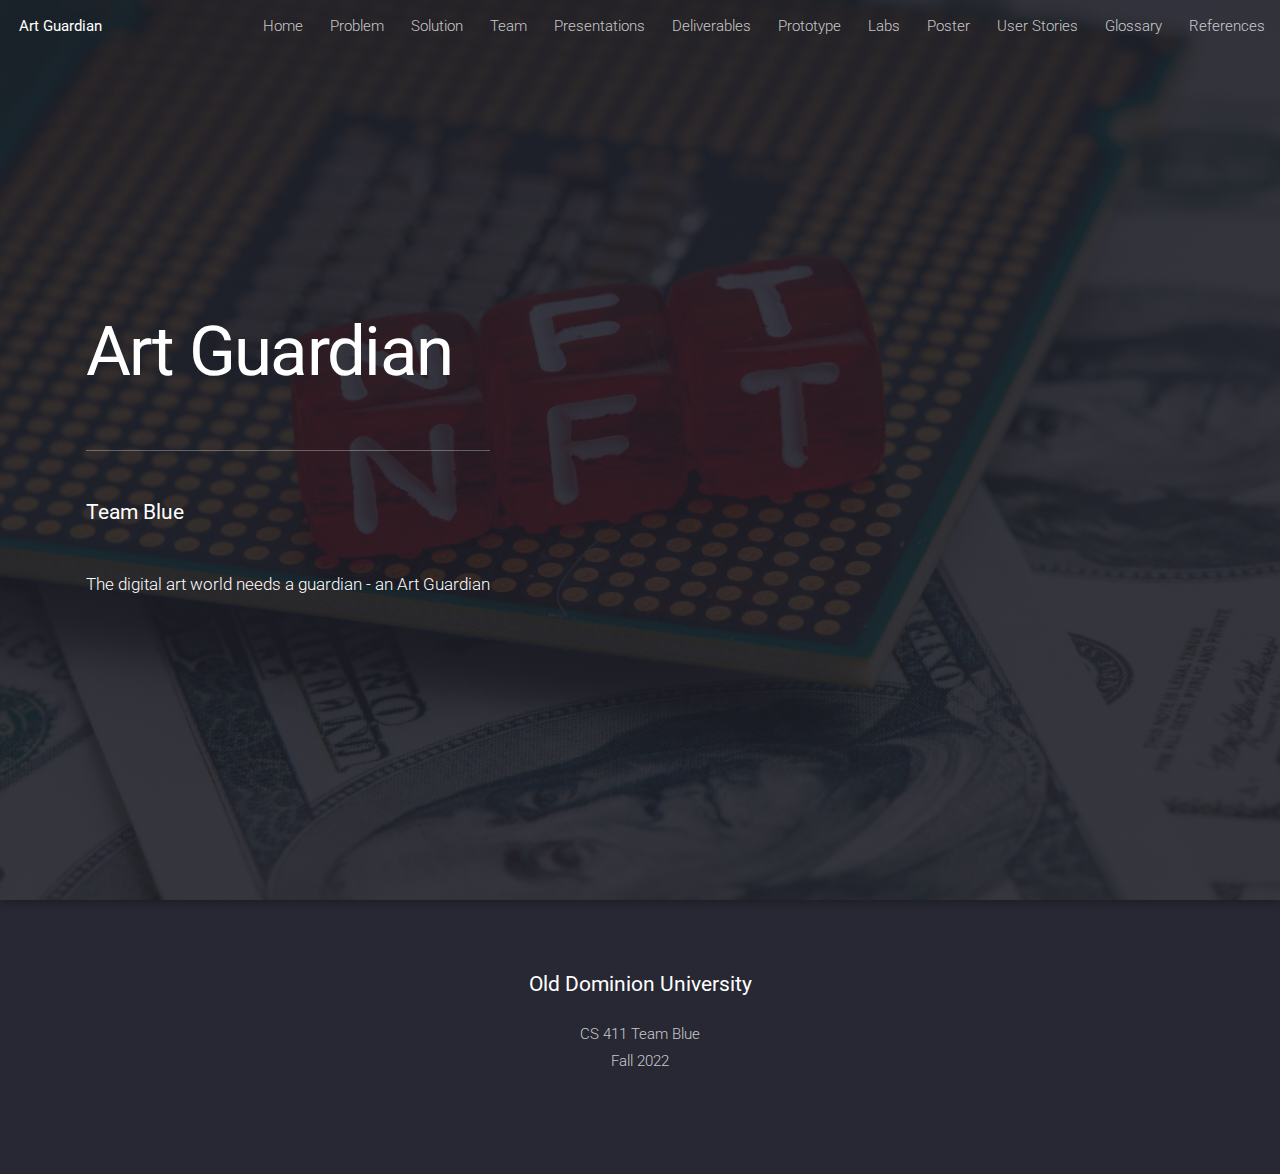
<file: index.html>
<!DOCTYPE HTML>
<html>
	<head>
		<title>Art Guardian by Team Blue</title>
		<meta charset="utf-8" />
		<meta name="viewport" content="width=device-width, initial-scale=1, user-scalable=no" />
		<link rel="stylesheet" href="assets/css/main.css" />
		<noscript><link rel="stylesheet" href="assets/css/noscript.css" /></noscript>
	</head>
	<body class="is-preload landing">
		<div id="page-wrapper">

			<!-- Header -->
                <header id="header">
                    <h1 id="logo"><a href="index.html">Art Guardian</a></h1>
                    <nav id="nav">
                        <ul>
                            <li><a href="index.html">Home</a></li>
                            <li><a href="./problem.html">Problem</a></li>
                            <li><a href="./solution.html">Solution</a></li>
                            <li><a href="./team.html">Team</a></li>
                            <li>
                                <a href="./presentations.html">Presentations</a>
                                <ul>
                                    <li><a href="./presentations.html#demoFinal">Final Demo</a></li>
                                    <li><a href="./presentations.html#original">Original Presentation</a></li>
                                    <li><a href="./presentations.html#feasibility1">Feasibility v1.0</a></li>
                                    <li><a href="./presentations.html#feasibility2">Feasibility v2.0</a></li>
                                    <li><a href="./presentations.html#design1">Design v1.0</a></li>
                                    <li><a href="./presentations.html#design2">Design v2.0</a></li>
                                    <li><a href="./presentations.html#prototype">Prototype</a></li>
                                </ul>
                            </li>
                            <li>
                                <a href="./deliverables.html#deliverables">
                                    Deliverables
                                </a>
                                <ul>
                                    <li><a href="./deliverables.html#feasibility">Feasibility</a></li>
                                    <li>
                                        <a href="./deliverables.html#design">Design</a>
                                        <ul>
                                            <li><a href="./deliverables.html#wbs">Work Breakdowns</a></li>
                                            <li><a href="./deliverables.html#MFCDv2">MFCD v2.0</a></li>
                                            <li><a href="./deliverables.html#algorithms">Algorithms</a></li>
                                            <li><a href="./deliverables.html#database">Database</a></li>
                                            <li>
                                                <a href="./deliverables.html#mockups">Mockups</a>
                                                <ul>
                                                    <li><a href="./deliverables.html#mobile">Mobile</a></li>
                                                    <li><a href="./deliverables.html#desktop">Desktop</a></li>
                                                </ul>
                                            </li>
                                        </ul>
                                    </li>
                                </ul>
                            </li>
                            <li>
                                <a href="./prototype.html">Prototype</a>
                                <ul>
                                    <li><a href="./prototype.html#prototype">Deliverables</a></li>
                                    <li><a href="./prototype.html#reports">Weekly Development Reports</a></li>
                                    <li><a href="./prototype.html#stories">User Stories</a></li>
                                    <li><a href="./prototype.html#demo1">Demo v1.0</a></li>
                                    <li><a href="./prototype.html#demo2">Demo v2.0</a></li>
                                    <li><a href="./prototype.html#demoFinal">Final Demo</a></li>
                                </ul>
                            </li>
                            
                            <li>
                                <a href="./labs.html">Labs</a>
                                <ul>
                                    <li><a href="./labs.html#lab1outline">Lab 1 Collaborative Outline</a></li>
                                    <li><a href="./labs.html#lab1drafts">Lab 1 Drafts</a></li>
                                    <li><a href="./labs.html#lab1v2">Lab 1 v2.0</a></li>
                                    <li><a href="./labs.html#lab1v3">Lab 1 v3.0</a></li>
                                    <li><a href="./labs.html#lab1final">Lab 1 Final</a></li>
                                    <li><a href="./labs.html#lab2outline">Lab 2 Collaborative Outline</a></li>
                                    <li><a href="./labs.html#lab2individualdrafts">Lab 2 Section 1&2 Drafts</a></li>
                                    <li><a href="./labs.html#lab2individualfinal">Lab 2 Section 1&2 Final</a></li>
                                    <li><a href="./labs.html#lab2sec3">Lab 2 Section 3 Drafts</a></li>
                                    <li><a href="./labs.html#lab3outline">Lab 3 Collaborative Outline</a></li>
                                    <li><a href="./labs.html#lab3versions">Lab 3 Versions</a></li>
                                    <li><a href="./labs.html#lab4outline">Lab 4 Collaborative Outline</a></li>
                                    <li><a href="./labs.html#lab4versions">Lab 4 Versions</a></li>
                                </ul>
                            </li>

                            <li><a href="./poster.html">Poster</a></li>
                            <li><a href="./stories.html">User Stories</a></li>
                            <li><a href="./glossary.html">Glossary</a></li>
                            <li><a href="./references.html#references">References</a></li>
                        </ul>
                    </nav>
                </header>

			<!-- Banner -->
				<section id="banner">
					<div class="content">
						<header>
							<h2><strong>Art Guardian</strong></h2>
							<hr>
							<h3>Team Blue</h3> 
							<p>The digital art world needs a guardian - an Art Guardian</p>
						</header>
					</div>
				</section>

			<!-- Footer -->
				<footer id="footer">
					<h3>Old Dominion University</h3>
					<p> CS 411 Team Blue <br> Fall 2022 </p>
				</footer>

		</div>

		<!-- Scripts -->
			<script src="assets/js/jquery.min.js"></script>
			<script src="assets/js/jquery.scrolly.min.js"></script>
			<script src="assets/js/jquery.dropotron.min.js"></script>
			<script src="assets/js/jquery.scrollex.min.js"></script>
			<script src="assets/js/browser.min.js"></script>
			<script src="assets/js/breakpoints.min.js"></script>
			<script src="assets/js/util.js"></script>
			<script src="assets/js/main.js"></script>

	</body>
</html>
</file>
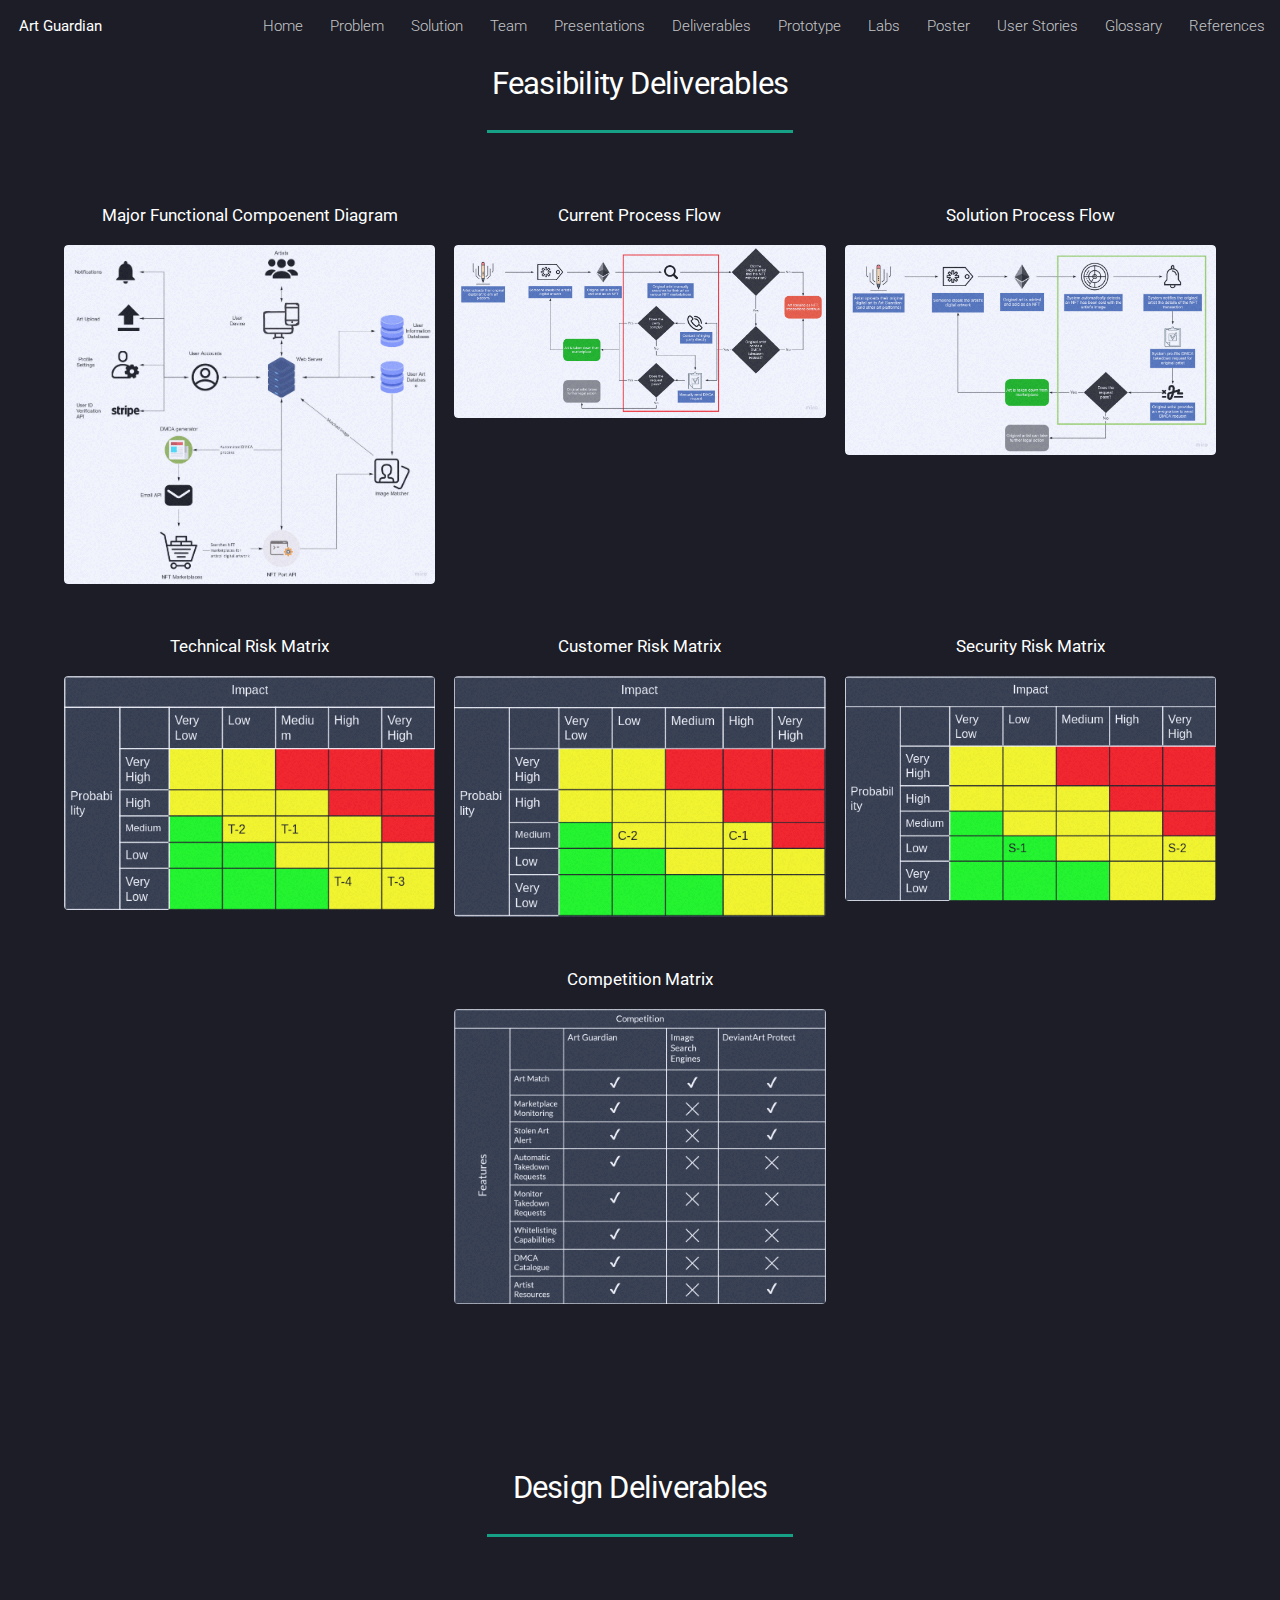
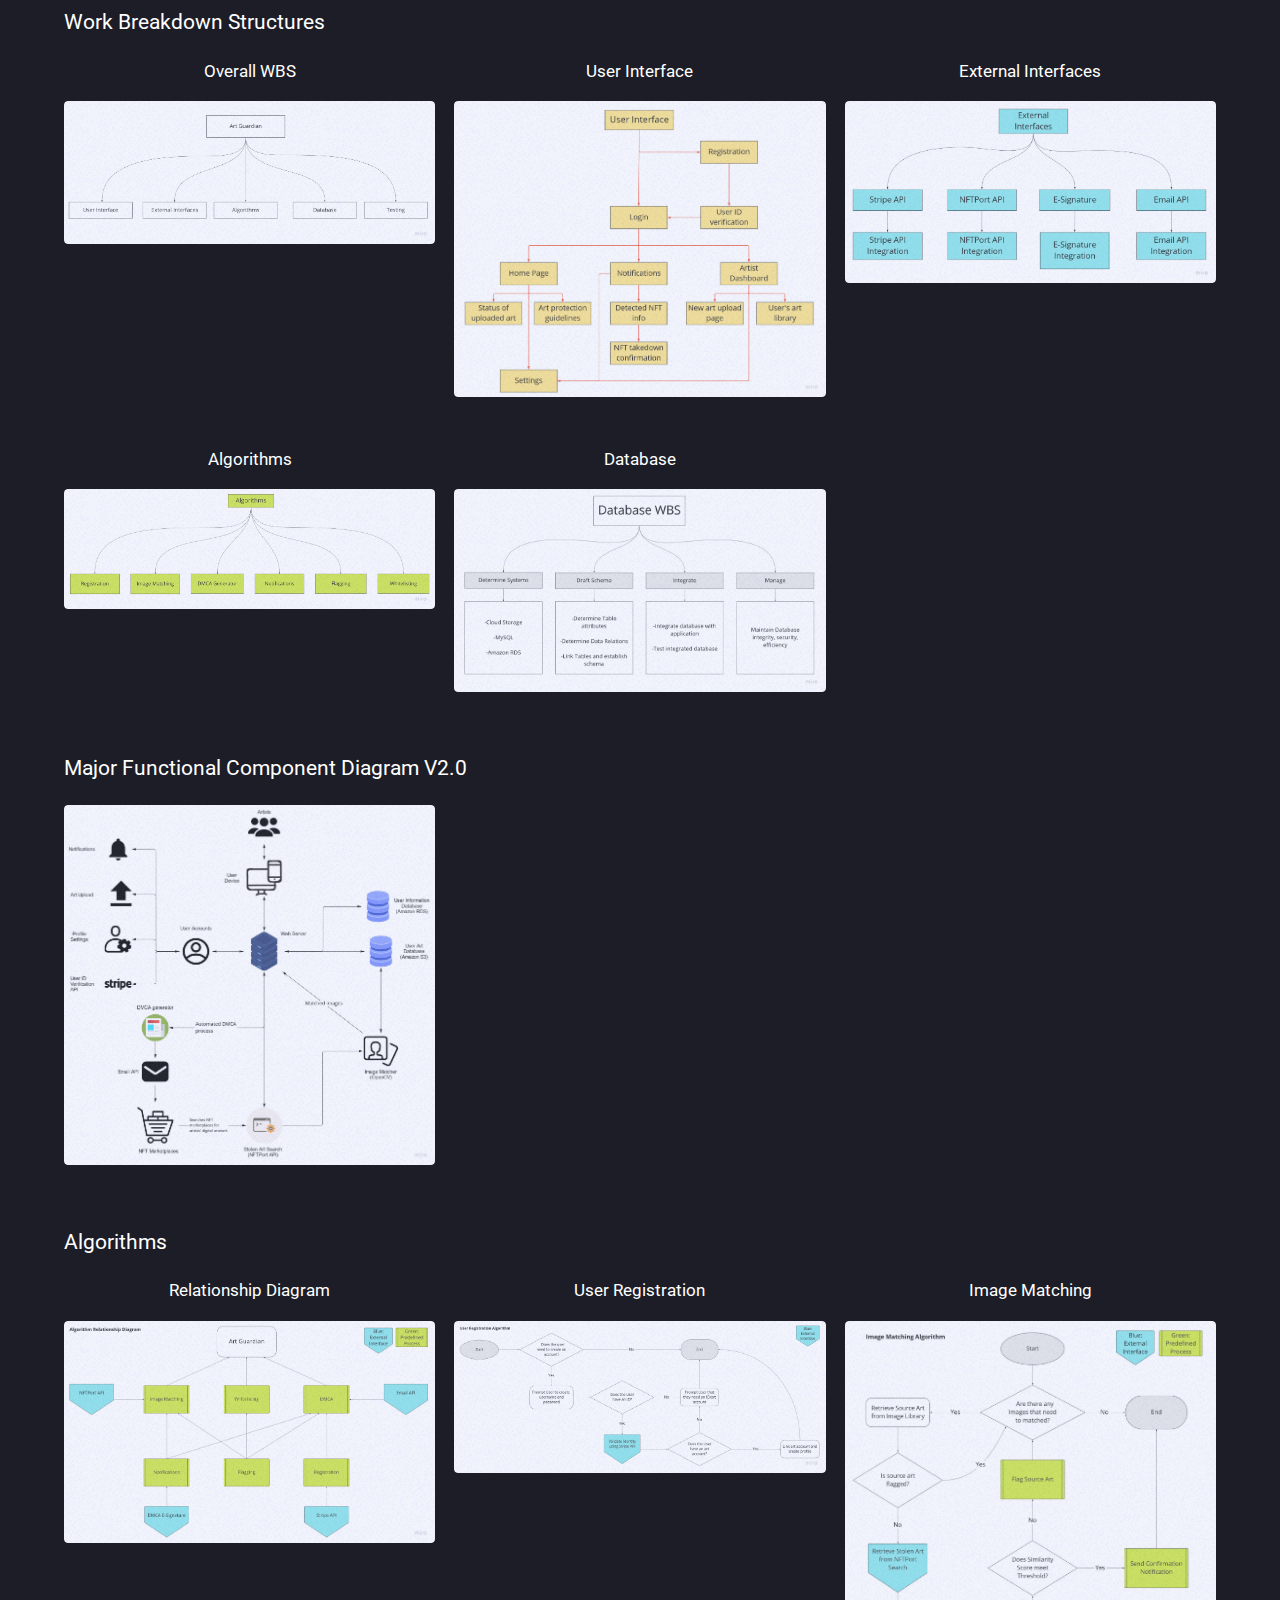
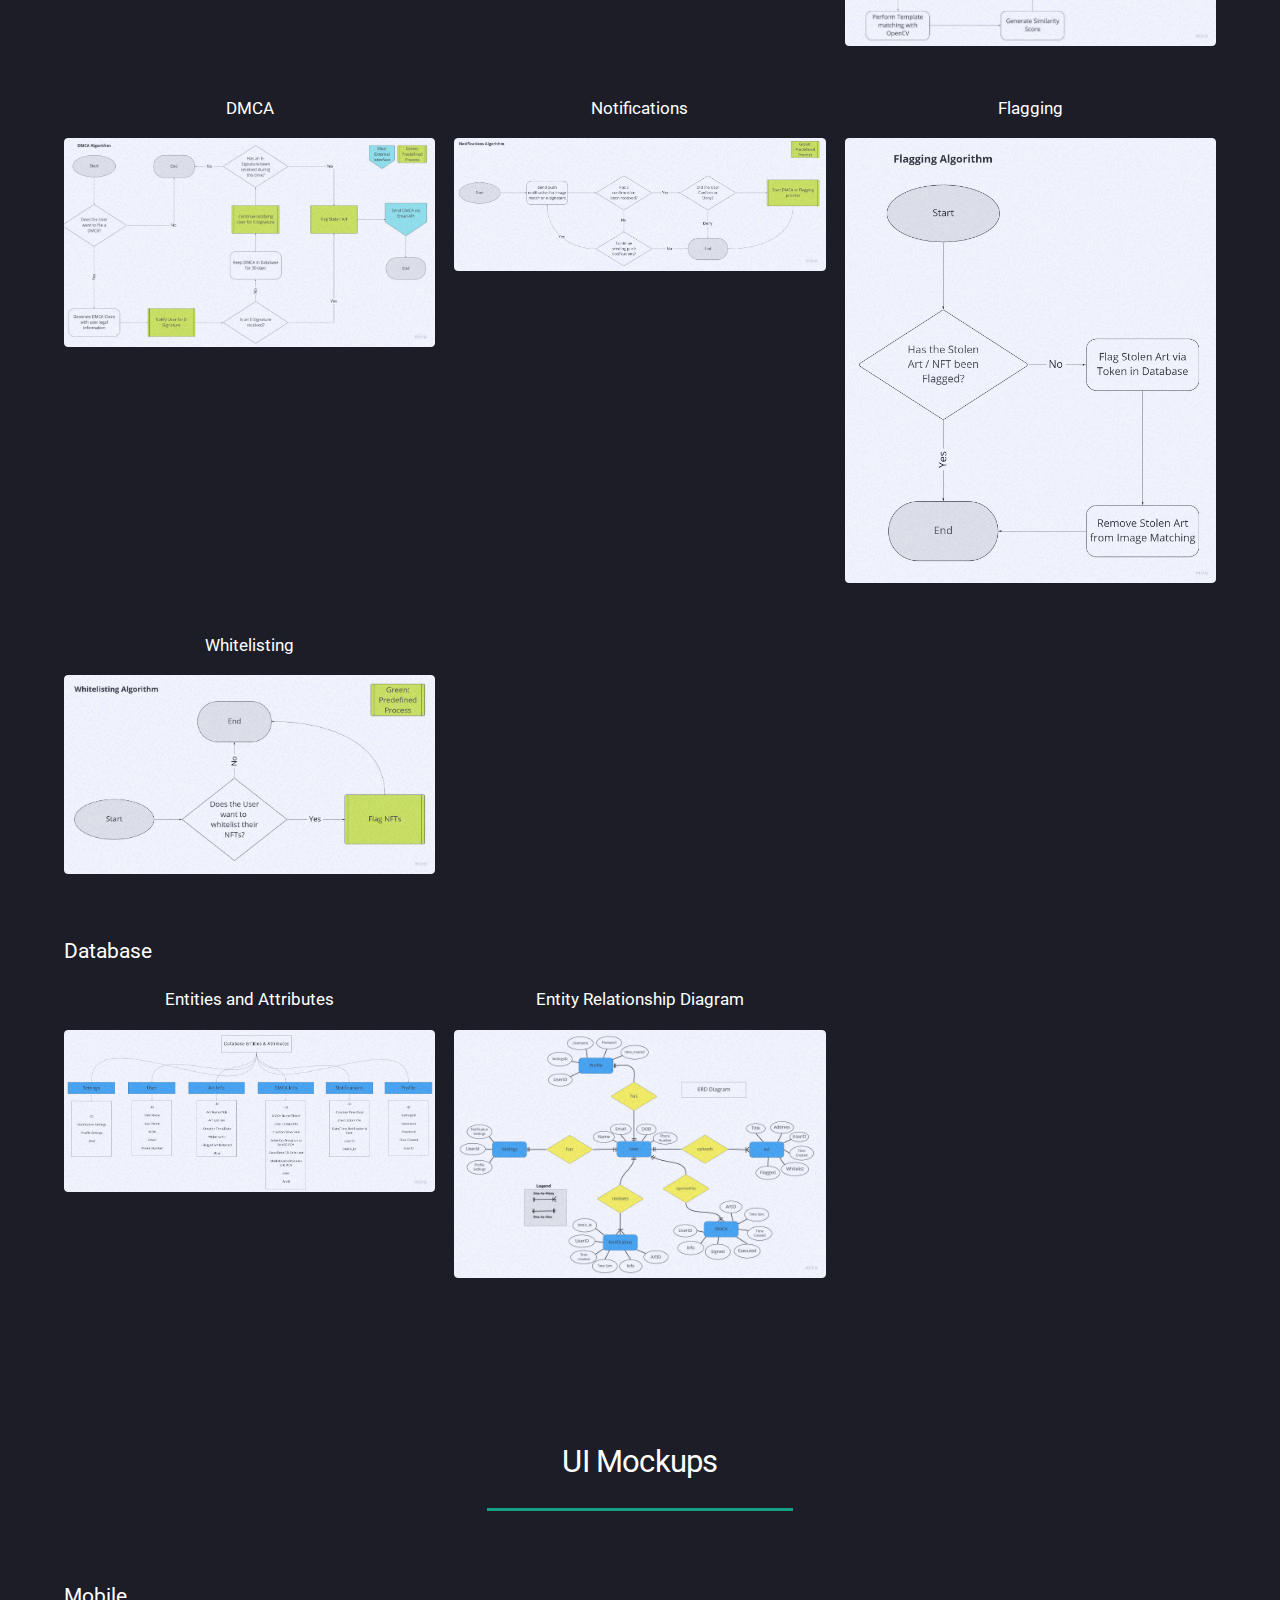
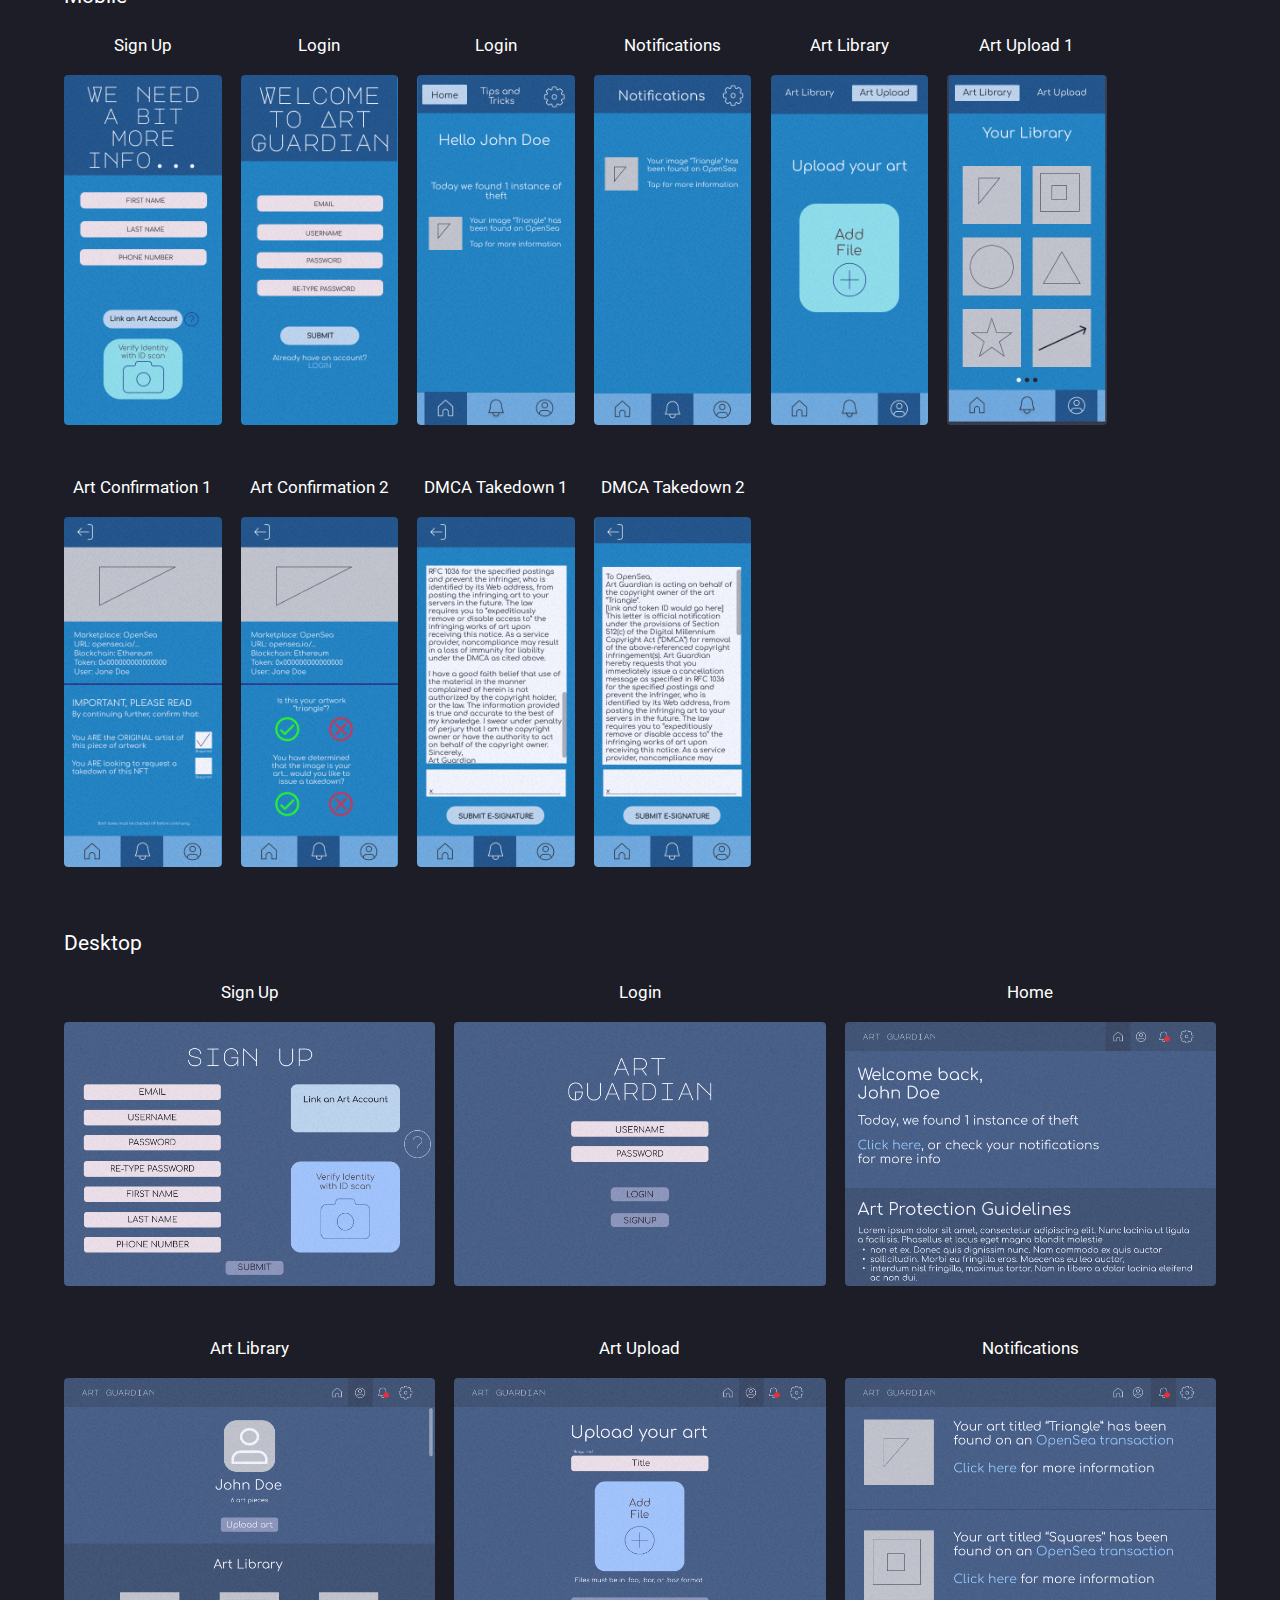
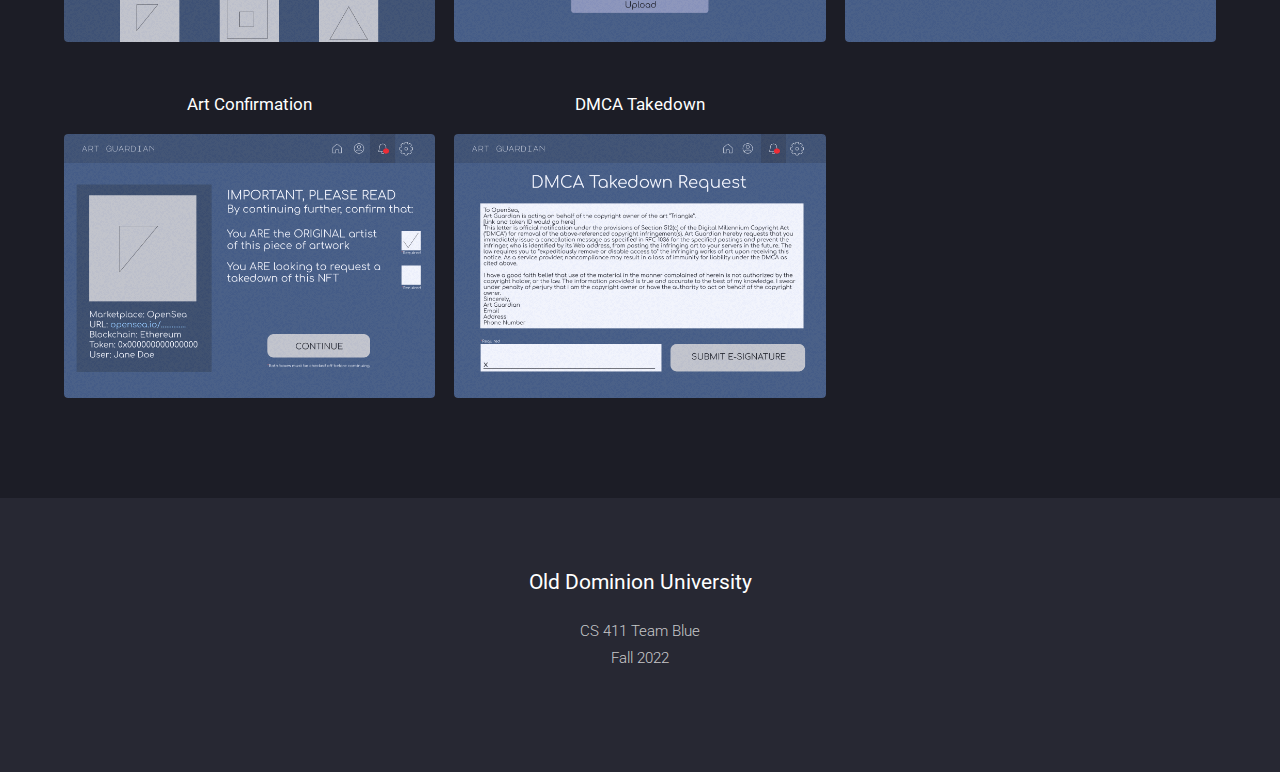
<file: deliverables.html>
<!DOCTYPE HTML>
<html>
	<head>
		<title>Art Guardian by Team Blue</title>
		<meta charset="utf-8" />
		<meta name="viewport" content="width=device-width, initial-scale=1, user-scalable=no" />
		<link rel="stylesheet" href="assets/css/main.css" />
		<noscript><link rel="stylesheet" href="assets/css/noscript.css" /></noscript>
	</head>
	<body class="is-preload landing">
		<div id="page-wrapper">

			<!-- Header -->
                <header id="header">
                    <h1 id="logo"><a href="index.html">Art Guardian</a></h1>
                    <nav id="nav">
                        <ul>
                            <li><a href="index.html">Home</a></li>
                            <li><a href="./problem.html">Problem</a></li>
                            <li><a href="./solution.html">Solution</a></li>
                            <li><a href="./team.html">Team</a></li>
                            <li>
                                <a href="./presentations.html">Presentations</a>
                                <ul>
                                    <li><a href="./presentations.html#demoFinal">Final Demo</a></li>
                                    <li><a href="./presentations.html#original">Original Presentation</a></li>
                                    <li><a href="./presentations.html#feasibility1">Feasibility v1.0</a></li>
                                    <li><a href="./presentations.html#feasibility2">Feasibility v2.0</a></li>
                                    <li><a href="./presentations.html#design1">Design v1.0</a></li>
                                    <li><a href="./presentations.html#design2">Design v2.0</a></li>
                                    <li><a href="./presentations.html#prototype">Prototype</a></li>
                                </ul>
                            </li>
                            <li>
                                <a href="./deliverables.html#deliverables">
                                    Deliverables
                                </a>
                                <ul>
                                    <li><a href="./deliverables.html#feasibility">Feasibility</a></li>
                                    <li>
                                        <a href="./deliverables.html#design">Design</a>
                                        <ul>
                                            <li><a href="./deliverables.html#wbs">Work Breakdowns</a></li>
                                            <li><a href="./deliverables.html#MFCDv2">MFCD v2.0</a></li>
                                            <li><a href="./deliverables.html#algorithms">Algorithms</a></li>
                                            <li><a href="./deliverables.html#database">Database</a></li>
                                            <li>
                                                <a href="./deliverables.html#mockups">Mockups</a>
                                                <ul>
                                                    <li><a href="./deliverables.html#mobile">Mobile</a></li>
                                                    <li><a href="./deliverables.html#desktop">Desktop</a></li>
                                                </ul>
                                            </li>
                                        </ul>
                                    </li>
                                </ul>
                            </li>
                            <li>
                                <a href="./prototype.html">Prototype</a>
                                <ul>
                                    <li><a href="./prototype.html#prototype">Deliverables</a></li>
                                    <li><a href="./prototype.html#reports">Weekly Development Reports</a></li>
                                    <li><a href="./prototype.html#stories">User Stories</a></li>
                                    <li><a href="./prototype.html#demo1">Demo v1.0</a></li>
                                    <li><a href="./prototype.html#demo2">Demo v2.0</a></li>
                                    <li><a href="./prototype.html#demoFinal">Final Demo</a></li>
                                </ul>
                            </li>
                            
                            <li>
                                <a href="./labs.html">Labs</a>
                                <ul>
                                    <li><a href="./labs.html#lab1outline">Lab 1 Collaborative Outline</a></li>
                                    <li><a href="./labs.html#lab1drafts">Lab 1 Drafts</a></li>
                                    <li><a href="./labs.html#lab1v2">Lab 1 v2.0</a></li>
                                    <li><a href="./labs.html#lab1v3">Lab 1 v3.0</a></li>
                                    <li><a href="./labs.html#lab1final">Lab 1 Final</a></li>
                                    <li><a href="./labs.html#lab2outline">Lab 2 Collaborative Outline</a></li>
                                    <li><a href="./labs.html#lab2individualdrafts">Lab 2 Section 1&2 Drafts</a></li>
                                    <li><a href="./labs.html#lab2individualfinal">Lab 2 Section 1&2 Final</a></li>
                                    <li><a href="./labs.html#lab2sec3">Lab 2 Section 3 Drafts</a></li>
                                    <li><a href="./labs.html#lab3outline">Lab 3 Collaborative Outline</a></li>
                                    <li><a href="./labs.html#lab3versions">Lab 3 Versions</a></li>
                                    <li><a href="./labs.html#lab4outline">Lab 4 Collaborative Outline</a></li>
                                    <li><a href="./labs.html#lab4versions">Lab 4 Versions</a></li>
                                </ul>
                            </li>

                            <li><a href="./poster.html">Poster</a></li>
                            <li><a href="./stories.html">User Stories</a></li>
                            <li><a href="./glossary.html">Glossary</a></li>
                            <li><a href="./references.html#references">References</a></li>
                        </ul>
                    </nav>
                </header>

            <!-- Feasibility -->
                <div id="feasibility" class="wrapper style1">
                    <div class="container">
                        <header class="major">
                            <h2 class="major">Feasibility Deliverables</h2>
                        </header>
                            <section>
                                <!-- Feasibility Deliverables -->
                                <div class="box alt">
                                    <div class="row gtr-50 gtr-uniform align-center">
                                        
                                        <!-- Major Functional Component Diagram -->
                                        <article class="col-4 col-6-xsmall">
                                            <h4>Major Functional Compoenent Diagram</h4>
                                            <div class="overlay">
                                                <span class="image fit"><img src="./deliverables/feasibility/MFCD.jpg" alt="Major Functional Component Diagram 1.0" /></span>
                                                <div class="middle">
                                                    <a href="./deliverables/feasibility/MFCD.jpg" data-bind="attr:{href: downloadTarget}" class="button primary">View</a>
                                                </div>
                                            </div>
                                        </article>

                                        <!-- Current Process Flow -->
                                        <article class="col-4 col-6-xsmall">
                                            <h4>Current Process Flow</h4>
                                            <div class="overlay">
                                                <span class="image fit"><img src="./deliverables/feasibility/Current_Process_Flow.jpg" alt="Current Process Flow" /></span>
                                                <div class="middle">
                                                    <a href="./deliverables/feasibility/Current_Process_Flow.jpg" data-bind="attr:{href: downloadTarget}" class="button primary">View</a>
                                                </div>
                                            </div>
                                        </article>

                                        <!-- Solution Process Flow -->
                                        <article class="col-4 col-6-xsmall">
                                            <h4>Solution Process Flow</h4>
                                            <div class="overlay">
                                                <span class="image fit"><img src="./deliverables/feasibility/Solution_Process_Flow.jpg" alt="Solution Process Flow" /></span>
                                                <div class="middle">
                                                    <a href="./deliverables/feasibility/Solution_Process_Flow.jpg" data-bind="attr:{href: downloadTarget}" class="button primary">View</a>
                                                </div>
                                            </div>
                                        </article>
                                        
                                        <!-- Technical Risk Matrix -->
                                        <article class="col-4 col-6-xsmall">
                                            <h4>Technical Risk Matrix</h4>
                                            <div class="overlay">
                                                <span class="image fit"><img src="./deliverables/feasibility/Technical_Risk_Matrix_Thumbnail.jpg" alt="Technical Risk Matrix" /></span>
                                                <div class="middle">
                                                    <a href="./deliverables/feasibility/Technical_Risk_Matrix.jpg" data-bind="attr:{href: downloadTarget}" class="button primary">View</a>
                                                </div>
                                            </div>
                                        </article>

                                        <!-- Customer Risk Matrix -->
                                        <article class="col-4 col-6-xsmall">
                                            <h4>Customer Risk Matrix</h4>
                                            <div class="overlay">
                                                <span class="image fit"><img src="./deliverables/feasibility/Customer_Risk_Matrix_Thumbnail.jpg" alt="Customer Risk Matrix" /></span>
                                                <div class="middle">
                                                    <a href="./deliverables/feasibility/Customer_Risk_Matrix.jpg" data-bind="attr:{href: downloadTarget}" class="button primary">View</a>
                                                </div>
                                            </div>
                                        </article>

                                        <!-- Security Risk Matrix -->
                                        <article class="col-4 col-6-xsmall">
                                            <h4>Security Risk Matrix</h4>
                                            <div class="overlay">
                                                <span class="image fit"><img src="./deliverables/feasibility/Security_Risk_Matrix_Thumbnail.jpg" alt="Security Risk Matrix" /></span>
                                                <div class="middle">
                                                    <a href="./deliverables/feasibility/Security_Risk_Matrix.jpg" data-bind="attr:{href: downloadTarget}" class="button primary">View</a>
                                                </div>
                                            </div>
                                        </article>

                                        <!-- Centering -->
                                        <div class="col-4 col-6-xsmall"></div>

                                        <!-- Competition Matrix -->
                                        <article class="col-4 col-6-xsmall">
                                            <h4>Competition Matrix</h4>
                                            <div class="overlay">
                                                <span class="image fit"><img src="./deliverables/feasibility/Competition_Matrix.jpg" alt="Competition Matrix" /></span>
                                                <div class="middle">
                                                    <a href="./deliverables/feasibility/Competition_Matrix.jpg" data-bind="attr:{href: downloadTarget}" class="button primary">View</a>
                                                </div>
                                            </div>
                                        </article>
                                    </div>
                                </div>
                            </section>
                    </div>
                </div>

            <!-- Design -->
                <div id="design" class="wrapper style1">
                    <div class="container">
                        <header class="major">
                            <h2 class="major">Design Deliverables</h2>
                        </header>

                            <!-- Work Breakdown Structures -->  
                            <section id="wbs">
                                <h3>Work Breakdown Structures</h3>
                                <div class="box alt">
                                    <div class="row gtr-50 gtr-uniform align-center">

                                        <!-- Overall -->
                                        <article class="col-4 col-6-xsmall">
                                            <h4>Overall WBS</h4>
                                            <div class="overlay">
                                                <span class="image fit"><img src="./deliverables/design/work_breakdown_structures/Overall.jpg" alt="Overall Work Breakdown Structure" /></span>
                                                <div class="middle">
                                                    <a href="./deliverables/design/work_breakdown_structures/Overall.jpg" data-bind="attr:{href: downloadTarget}" class="button primary">View</a>
                                                </div>
                                            </div>
                                        </article>

                                        <!-- User Interface -->
                                        <article class="col-4 col-6-xsmall">
                                            <h4>User Interface</h4>
                                            <div class="overlay">
                                                <span class="image fit"><img src="./deliverables/design/work_breakdown_structures/User_Interface.jpg" alt="User Interface Work Breakdown Structure" /></span>
                                                <div class="middle">
                                                    <a href="./deliverables/design/work_breakdown_structures/User_Interface.jpg" data-bind="attr:{href: downloadTarget}" class="button primary">View</a>
                                                </div>
                                            </div>
                                        </article>

                                        <!-- External Interfaces -->
                                        <article class="col-4 col-6-xsmall">
                                            <h4>External Interfaces</h4>
                                            <div class="overlay">
                                                <span class="image fit"><img src="./deliverables/design/work_breakdown_structures/External_Interfaces.jpg" alt="External Interfaces Work Breakdown Structure" /></span>
                                                <div class="middle">
                                                    <a href="./deliverables/design/work_breakdown_structures/External_Interfaces.jpg" data-bind="attr:{href: downloadTarget}" class="button primary">View</a>
                                                </div>
                                            </div>
                                        </article>

                                        <!-- Algorithms -->
                                        <article class="col-4 col-6-xsmall">
                                            <h4>Algorithms</h4>
                                            <div class="overlay">
                                                <span class="image fit"><img src="./deliverables/design/work_breakdown_structures/Algorithms.jpg" alt="Algorithms Work Breakdown Structure" /></span>
                                                <div class="middle">
                                                    <a href="./deliverables/design/work_breakdown_structures/Algorithms.jpg" data-bind="attr:{href: downloadTarget}" class="button primary">View</a>
                                                </div>
                                            </div>
                                        </article>
                                        
                                        <!-- Database -->
                                        <article class="col-4 col-6-xsmall">
                                            <h4>Database</h4>
                                            <div class="overlay">
                                                <span class="image fit"><img src="./deliverables/design/work_breakdown_structures/Database.jpg" alt="Database Work Breakdown Structure" /></span>
                                                <div class="middle">
                                                    <a href="./deliverables/design/work_breakdown_structures/Database.jpg" data-bind="attr:{href: downloadTarget}" class="button primary">View</a>
                                                </div>
                                            </div>
                                        </article>
                                        
                                    </div>
                                </div>
                            </section>

                            <!-- MFCD v2.0 -->
                            <section id="MFCDv2">
                                <h3>Major Functional Component Diagram V2.0</h3>
                                <div class="box alt">
                                    <div class="row gtr-50 gtr-uniform align-center">
                                        <article class="col-4 col-6-xsmall">
                                            <div class="overlay">
                                                <span class="image fit"><img src="./deliverables/design/MFCD_v2.jpg" alt="Major Functional Component Diagram Version 2.0" /></span>
                                                <div class="middle">
                                                    <a href="./deliverables/design/MFCD_v2.jpg" data-bind="attr:{href: downloadTarget}" class="button primary">View</a>
                                                </div>
                                            </div>
                                        </article>
                                    </div>
                                </div>
                            </section>

                            <!-- Algorithms -->
                            <section id="algorithms">
                                <h3>Algorithms</h3>

                                <div class="box alt">
                                    <div class="row gtr-50 gtr-uniform align-center">

                                        <!-- Algorithm Relationship Diagram -->
                                        <article class="col-4 col-6-xsmall">
                                            <h4>Relationship Diagram</h4>
                                            <div class="overlay">
                                                <span class="image fit"><img src="./deliverables/design/algorithms/Algorithm_Relationship_Diagram.jpg" alt="Algorithm Relationship Diagram" /></span>
                                                <div class="middle">
                                                    <a href="./deliverables/design/algorithms/Algorithm_Relationship_Diagram.jpg" data-bind="attr:{href: downloadTarget}" class="button primary">View</a>
                                                </div>
                                            </div>
                                        </article>

                                        <!-- User Registration -->
                                        <article class="col-4 col-6-xsmall">
                                            <h4>User Registration</h4>
                                            <div class="overlay">
                                                <span class="image fit"><img src="./deliverables/design/algorithms/User_Resgistration_Algorithm.jpg" alt="User Resgistration Algorithm" /></span>
                                                <div class="middle">
                                                    <a href="./deliverables/design/algorithms/User_Resgistration_Algorithm.jpg" data-bind="attr:{href: downloadTarget}" class="button primary">View</a>
                                                </div>
                                            </div>
                                        </article>

                                        <!-- Image Matching -->
                                        <article class="col-4 col-6-xsmall">
                                            <h4>Image Matching</h4>
                                            <div class="overlay">
                                                <span class="image fit"><img src="./deliverables/design/algorithms/Image_Matching_Algorithm.jpg" alt="Image Matching Algorithm" /></span>
                                                <div class="middle">
                                                    <a href="./deliverables/design/algorithms/Image_Matching_Algorithm.jpg" data-bind="attr:{href: downloadTarget}" class="button primary">View</a>
                                                </div>
                                            </div>
                                        </article>

                                        <!-- DMCA -->
                                        <article class="col-4 col-6-xsmall">
                                            <h4>DMCA</h4>
                                            <div class="overlay">
                                                <span class="image fit"><img src="./deliverables/design/algorithms/DMCA_Algorithm.jpg" alt="DMCA Algorithm" /></span>
                                                <div class="middle">
                                                    <a href="./deliverables/design/algorithms/DMCA_Algorithm.jpg" data-bind="attr:{href: downloadTarget}" class="button primary">View</a>
                                                </div>
                                            </div>
                                        </article>

                                        <!-- Notifications -->
                                        <article class="col-4 col-6-xsmall">
                                            <h4>Notifications</h4>
                                            <div class="overlay">
                                                <span class="image fit"><img src="./deliverables/design/algorithms/Notifications_Algorithm.jpg" alt="Notifications Algorithm" /></span>
                                                <div class="middle">
                                                    <a href="./deliverables/design/algorithms/Notifications_Algorithm.jpg" data-bind="attr:{href: downloadTarget}" class="button primary">View</a>
                                                </div>
                                            </div>
                                        </article>

                                        <!-- Flagging -->
                                        <article class="col-4 col-6-xsmall">
                                            <h4>Flagging</h4>
                                            <div class="overlay">
                                                <span class="image fit" style="height: auto; width: auto; object-fit: cover;"><img src="./deliverables/design/algorithms/Flagging_Algorithm.jpg" alt="Flagging Algorithm"/></span>
                                                <div class="middle">
                                                    <a href="./deliverables/design/algorithms/Flagging_Algorithm.jpg" data-bind="attr:{href: downloadTarget}" class="button primary">View</a>
                                                </div>
                                            </div>
                                        </article>

                                        <!-- Whitelisting -->
                                        <article class="col-4 col-6-xsmall">
                                            <h4>Whitelisting</h4>
                                            <div class="overlay">
                                                <span class="image fit"><img src="./deliverables/design/algorithms/Whitelisting_Algorithm.jpg" alt="Whitelisting Algorithm" /></span>
                                                <div class="middle">
                                                    <a href="./deliverables/design/algorithms/Whitelisting_Algorithm.jpg" data-bind="attr:{href: downloadTarget}" class="button primary">View</a>
                                                </div>
                                            </div>
                                        </article>

                                    </div>
                                </div>
                            </section>

                            <!-- Database -->
                            <section id="database">
                                <h3>Database</h3>

                                <div class="box alt">
                                    <div class="row gtr-50 gtr-uniform align-center">

                                        <!-- Entities and Attributes -->
                                        <article class="col-4 col-6-xsmall">
                                            <h4>Entities and Attributes</h4>
                                            <div class="overlay">
                                                <span class="image fit"><img src="./deliverables/design/database/Entities_and_Attributes.jpg" alt="Entities and Attributes Diagram" /></span>
                                                <div class="middle">
                                                    <a href="./deliverables/design/database/Entities_and_Attributes.jpg" data-bind="attr:{href: downloadTarget}" class="button primary">View</a>
                                                </div>
                                            </div>
                                        </article>

                                        <!-- Entity Relationship Diagram -->
                                        <article class="col-4 col-6-xsmall">
                                            <h4>Entity Relationship Diagram</h4>
                                            <div class="overlay">
                                                <span class="image fit"><img src="./deliverables/design/database/ERD.jpg" alt="Entity Relationship Diagram" /></span>
                                                <div class="middle">
                                                    <a href="./deliverables/design/database/ERD.jpg" data-bind="attr:{href: downloadTarget}" class="button primary">View</a>
                                                </div>
                                            </div>
                                        </article>

                                    </div>
                                </div>
                            </section>
                    </div>
                </div>

            
            <!-- Mockups -->
            <div id="mockups" class="wrapper style1">
                <div class="container">
                    <header class="major">
                        <h2 class="major">UI Mockups</h2>
                    </header>

                    <!-- Mobile -->
                    <section id="mobile">
                        <h3>Mobile</h3>

                        <div class="box alt">
                            <div class="row gtr-50 gtr-uniform align-center">

                                <!-- Sign Up -->
                                <article class="col-7-xsmall">
                                    <h4>Sign Up</h4>
                                    <div class="overlay">
                                        <span class="image fit"><img src="./deliverables/design/mockups/mobile/Android Large - signup.png" alt="Sign Up Page" class="mobile-mockup"/></span>
                                        <div class="middle">
                                            <a href="./deliverables/design/mockups/mobile/Android Large - signup.png" data-bind="attr:{href: downloadTarget}" class="button primary">View</a>
                                        </div>
                                    </div>
                                </article>

                                <!-- Login -->
                                <article class="col-7-xsmall">
                                    <h4>Login</h4>
                                    <div class="overlay">
                                        <span class="image fit"><img src="./deliverables/design/mockups/mobile/Android Large - signup-1.png" alt="Login Page" class="mobile-mockup"/></span>
                                        <div class="middle">
                                            <a href="./deliverables/design/mockups/mobile/Android Large - signup-1.png" data-bind="attr:{href: downloadTarget}" class="button primary">View</a>
                                        </div>
                                    </div>
                                </article>

                                <!-- Home Page -->
                                <article class="col-7-xsmall">
                                    <h4>Login</h4>
                                    <div class="overlay">
                                        <span class="image fit"><img src="./deliverables/design/mockups/mobile/Android Large - Home Page.png" alt="Home Page" class="mobile-mockup"/></span>
                                        <div class="middle">
                                            <a href="./deliverables/design/mockups/mobile/Android Large - Home Page.png" data-bind="attr:{href: downloadTarget}" class="button primary">View</a>
                                        </div>
                                    </div>
                                </article>

                                <!-- Notifications Page -->
                                <article class="col-7-xsmall">
                                    <h4>Notifications</h4>
                                    <div class="overlay">
                                        <span class="image fit"><img src="./deliverables/design/mockups/mobile/Android Large - Notifications.png" alt="Notifications Page" class="mobile-mockup"/></span>
                                        <div class="middle">
                                            <a href="./deliverables/design/mockups/mobile/Android Large - Notifications.png" data-bind="attr:{href: downloadTarget}" class="button primary">View</a>
                                        </div>
                                    </div>
                                </article>

                                <!-- Art Library -->
                                <article class="col-7-xsmall">
                                    <h4>Art Library</h4>
                                    <div class="overlay">
                                        <span class="image fit"><img src="./deliverables/design/mockups/mobile/Android Large - Art Library.png" alt="Art Library Page" class="mobile-mockup"/></span>
                                        <div class="middle">
                                            <a href="./deliverables/design/mockups/mobile/Android Large - Art Library.png" data-bind="attr:{href: downloadTarget}" class="button primary">View</a>
                                        </div>
                                    </div>
                                </article>

                                <!-- Art Upload Page 1 -->
                                <article class="col-7-xsmall">
                                    <h4>Art Upload 1</h4>
                                    <div class="overlay">
                                        <span class="image fit"><img src="./deliverables/design/mockups/mobile/Android Large - Art Upload.png" alt="Art Library Page" class="mobile-mockup"/></span>
                                        <div class="middle">
                                            <a href="./deliverables/design/mockups/mobile/Android Large - Art Upload.png" data-bind="attr:{href: downloadTarget}" class="button primary">View</a>
                                        </div>
                                    </div>
                                </article>

                                <!-- Art Confirmation 1 -->
                                <article class="col-7-xsmall">
                                    <h4>Art Confirmation 1</h4>
                                    <div class="overlay">
                                        <span class="image fit"><img src="./deliverables/design/mockups/mobile/Android Large - User Art Confirmation.png" alt="User Art Confirmation Page 1" class="mobile-mockup"/></span>
                                        <div class="middle">
                                            <a href="./deliverables/design/mockups/mobile/Android Large - User Art Confirmation.png" data-bind="attr:{href: downloadTarget}" class="button primary">View</a>
                                        </div>
                                    </div>
                                </article>

                                <!-- Art Confirmation 2 -->
                                <article class="col-7-xsmall">
                                    <h4>Art Confirmation 2</h4>
                                    <div class="overlay">
                                        <span class="image fit"><img src="./deliverables/design/mockups/mobile/Android Large - User Art Confirmation-1.png" alt="User Art Confirmation Page 2" class="mobile-mockup"/></span>
                                        <div class="middle">
                                            <a href="./deliverables/design/mockups/mobile/Android Large - User Art Confirmation-1.png" data-bind="attr:{href: downloadTarget}" class="button primary">View</a>
                                        </div>
                                    </div>
                                </article>

                                <!-- DMCA Takedown 1 -->
                                <article class="col-7-xsmall">
                                    <h4>DMCA Takedown 1</h4>
                                    <div class="overlay">
                                        <span class="image fit"><img src="./deliverables/design/mockups/mobile/Android Large - DMCA Takedown pt. 1.png" alt="DMCA Takedown Page 1" class="mobile-mockup"/></span>
                                        <div class="middle">
                                            <a href="./deliverables/design/mockups/mobile/mobile/Android Large - DMCA Takedown pt. 1.png" data-bind="attr:{href: downloadTarget}" class="button primary">View</a>
                                        </div>
                                    </div>
                                </article>

                                <!-- DMCA Takedown 2 -->
                                <article class="col-7-xsmall">
                                    <h4>DMCA Takedown 2</h4>
                                    <div class="overlay">
                                        <span class="image fit"><img src="./deliverables/design/mockups/mobile/Android Large - DMCA Takedown pt. 2.png" alt="DMCA Takedown Page 2" class="mobile-mockup"/></span>
                                        <div class="middle">
                                            <a href="./deliverables/design/mockups/mobile/Android Large - DMCA Takedown pt. 2.png" data-bind="attr:{href: downloadTarget}" class="button primary">View</a>
                                        </div>
                                    </div>
                                </article>

                            </div>
                        </div>
                    </section>

                    <!-- Desktop -->
                    <section id="desktop">
                        <h3>Desktop</h3>
                        <div class="box alt">
                            <div class="row gtr-50 gtr-uniform align-center">

                                <!-- Sign Up -->
                                <article class="col-4 col-7-xsmall">
                                    <h4>Sign Up</h4>
                                    <div class="overlay">
                                        <span class="image fit"><img src="./deliverables/design/mockups/desktop/Signup.png" alt="Desktop Sign Up Page"/></span>
                                        <div class="middle">
                                            <a href="./deliverables/design/mockups/desktop/Signup.png" data-bind="attr:{href: downloadTarget}" class="button primary">View</a>
                                        </div>
                                    </div>
                                </article>

                                <!-- Login -->
                                <article class="col-4 col-7-xsmall">
                                    <h4>Login</h4>
                                    <div class="overlay">
                                        <span class="image fit"><img src="./deliverables/design/mockups/desktop/Login.png" alt="Desktop Login Page"/></span>
                                        <div class="middle">
                                            <a href="./deliverables/design/mockups/desktop/Login.png" data-bind="attr:{href: downloadTarget}" class="button primary">View</a>
                                        </div>
                                    </div>
                                </article>

                                <!-- Home -->
                                <article class="col-4 col-7-xsmall">
                                    <h4>Home</h4>
                                    <div class="overlay">
                                        <span class="image fit"><img src="./deliverables/design/mockups/desktop/Desktop - Home.png" alt="Desktop Home Page"/></span>
                                        <div class="middle">
                                            <a href="./deliverables/design/mockups/desktop/Desktop - Home.png" data-bind="attr:{href: downloadTarget}" class="button primary">View</a>
                                        </div>
                                    </div>
                                </article>

                                <!-- Art Library -->
                                <article class="col-4 col-7-xsmall">
                                    <h4>Art Library</h4>
                                    <div class="overlay">
                                        <span class="image fit"><img src="./deliverables/design/mockups/desktop/Desktop - User Art Library.png" alt="Desktop Art Library"/></span>
                                        <div class="middle">
                                            <a href="./deliverables/design/mockups/desktop/Desktop - User Art Library.png" data-bind="attr:{href: downloadTarget}" class="button primary">View</a>
                                        </div>
                                    </div>
                                </article>

                                <!-- Art Upload -->
                                <article class="col-4 col-7-xsmall">
                                    <h4>Art Upload</h4>
                                    <div class="overlay">
                                        <span class="image fit"><img src="./deliverables/design/mockups/desktop/Desktop - Art Upload.png" alt="Desktop Art Upload"/></span>
                                        <div class="middle">
                                            <a href="./deliverables/design/mockups/desktop/Desktop - Art Upload.png" data-bind="attr:{href: downloadTarget}" class="button primary">View</a>
                                        </div>
                                    </div>
                                </article>

                                <!-- Notifications -->
                                <article class="col-4 col-7-xsmall">
                                    <h4>Notifications</h4>
                                    <div class="overlay">
                                        <span class="image fit"><img src="./deliverables/design/mockups/desktop/Desktop - Notifications.png" alt="Desktop Notifications"/></span>
                                        <div class="middle">
                                            <a href="./deliverables/design/mockups/desktop/Desktop - Notifications.png" data-bind="attr:{href: downloadTarget}" class="button primary">View</a>
                                        </div>
                                    </div>
                                </article>

                                <!-- Art Confirmation -->
                                <article class="col-4 col-7-xsmall">
                                    <h4>Art Confirmation</h4>
                                    <div class="overlay">
                                        <span class="image fit"><img src="./deliverables/design/mockups/desktop/Desktop - User Art Confirmation.png" alt="Desktop Art Confirmation"/></span>
                                        <div class="middle">
                                            <a href="./deliverables/design/mockups/desktop/Desktop - User Art Confirmation.png" data-bind="attr:{href: downloadTarget}" class="button primary">View</a>
                                        </div>
                                    </div>
                                </article>

                                <!-- DMCA Takedown -->
                                <article class="col-4 col-7-xsmall">
                                    <h4>DMCA Takedown</h4>
                                    <div class="overlay">
                                        <span class="image fit"><img src="./deliverables/design/mockups/desktop/Desktop - DMCA Takedown.png" alt="Desktop Notifications"/></span>
                                        <div class="middle">
                                            <a href="./deliverables/design/mockups/desktop/Desktop - DMCA Takedown.png" data-bind="attr:{href: downloadTarget}" class="button primary">View</a>
                                        </div>
                                    </div>
                                </article>

                            </div>
                        </div>
                    </section>
                </div>
            </div>
            
            <!-- Footer -->
				<footer id="footer">
					<h3>Old Dominion University</h3>
					<p> CS 411 Team Blue <br> Fall 2022 </p>
				</footer>

		</div>

        <!-- Scripts -->
            <script src="assets/js/jquery.min.js"></script>
            <script src="assets/js/jquery.scrolly.min.js"></script>
            <script src="assets/js/jquery.dropotron.min.js"></script>
            <script src="assets/js/jquery.scrollex.min.js"></script>
            <script src="assets/js/browser.min.js"></script>
            <script src="assets/js/breakpoints.min.js"></script>
            <script src="assets/js/util.js"></script>
            <script src="assets/js/main.js"></script>

	</body>
</html>
</file>
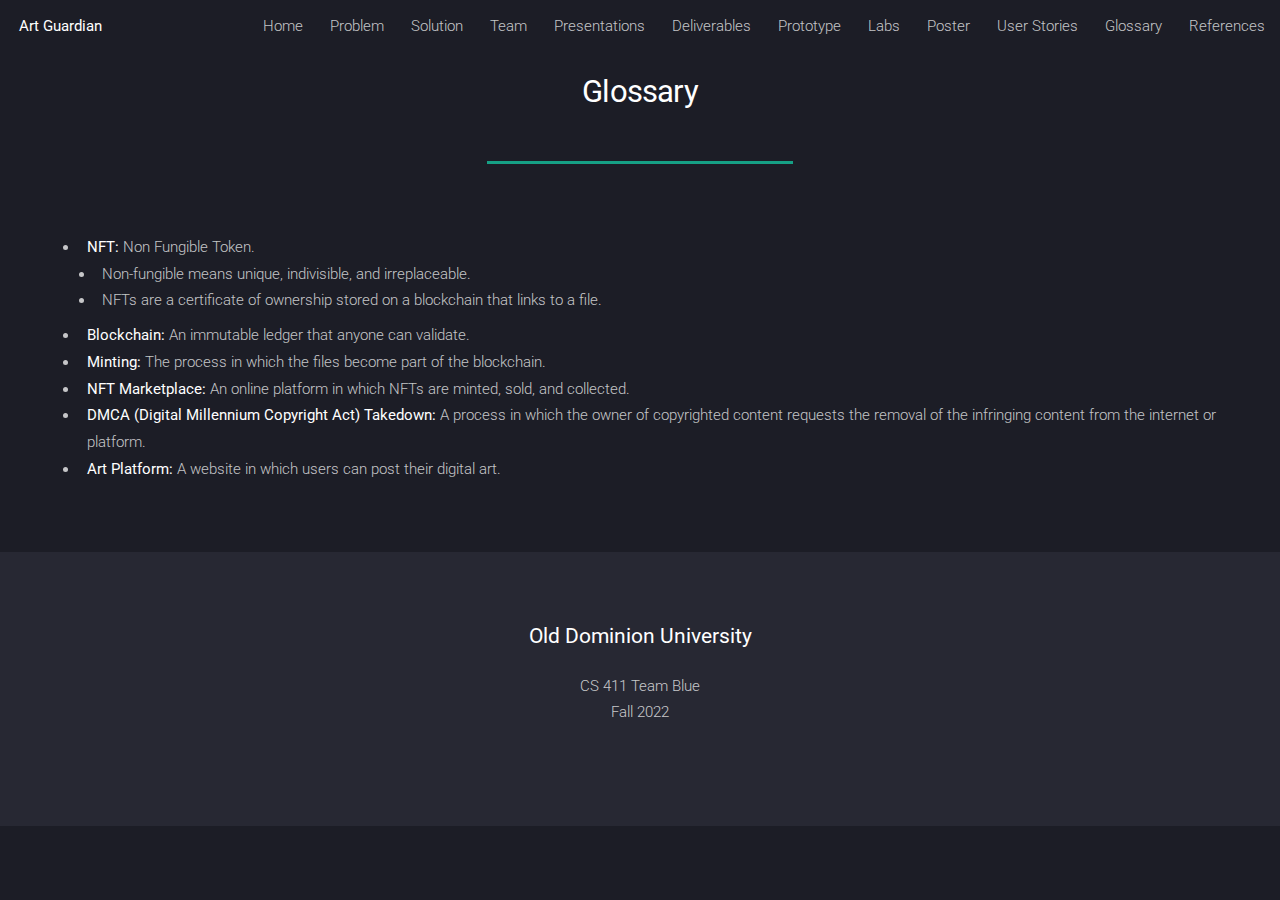
<file: glossary.html>
<!DOCTYPE HTML>
<html>
	<head>
		<title>Art Guardian by Team Blue</title>
		<meta charset="utf-8" />
		<meta name="viewport" content="width=device-width, initial-scale=1, user-scalable=no" />
		<link rel="stylesheet" href="assets/css/main.css" />
		<noscript><link rel="stylesheet" href="assets/css/noscript.css" /></noscript>
	</head>
	<body class="is-preload landing">
		<div id="page-wrapper">

			<!-- Header -->
                <header id="header">
                    <h1 id="logo"><a href="index.html">Art Guardian</a></h1>
                    <nav id="nav">
                        <ul>
                            <li><a href="index.html">Home</a></li>
                            <li><a href="./problem.html">Problem</a></li>
                            <li><a href="./solution.html">Solution</a></li>
                            <li><a href="./team.html">Team</a></li>
                            <li>
                                <a href="./presentations.html">Presentations</a>
                                <ul>
                                    <li><a href="./presentations.html#demoFinal">Final Demo</a></li>
                                    <li><a href="./presentations.html#original">Original Presentation</a></li>
                                    <li><a href="./presentations.html#feasibility1">Feasibility v1.0</a></li>
                                    <li><a href="./presentations.html#feasibility2">Feasibility v2.0</a></li>
                                    <li><a href="./presentations.html#design1">Design v1.0</a></li>
                                    <li><a href="./presentations.html#design2">Design v2.0</a></li>
                                    <li><a href="./presentations.html#prototype">Prototype</a></li>
                                </ul>
                            </li>
                            <li>
                                <a href="./deliverables.html#deliverables">
                                    Deliverables
                                </a>
                                <ul>
                                    <li><a href="./deliverables.html#feasibility">Feasibility</a></li>
                                    <li>
                                        <a href="./deliverables.html#design">Design</a>
                                        <ul>
                                            <li><a href="./deliverables.html#wbs">Work Breakdowns</a></li>
                                            <li><a href="./deliverables.html#MFCDv2">MFCD v2.0</a></li>
                                            <li><a href="./deliverables.html#algorithms">Algorithms</a></li>
                                            <li><a href="./deliverables.html#database">Database</a></li>
                                            <li>
                                                <a href="./deliverables.html#mockups">Mockups</a>
                                                <ul>
                                                    <li><a href="./deliverables.html#mobile">Mobile</a></li>
                                                    <li><a href="./deliverables.html#desktop">Desktop</a></li>
                                                </ul>
                                            </li>
                                        </ul>
                                    </li>
                                </ul>
                            </li>
                            <li>
                                <a href="./prototype.html">Prototype</a>
                                <ul>
                                    <li><a href="./prototype.html#prototype">Deliverables</a></li>
                                    <li><a href="./prototype.html#reports">Weekly Development Reports</a></li>
                                    <li><a href="./prototype.html#stories">User Stories</a></li>
                                    <li><a href="./prototype.html#demo1">Demo v1.0</a></li>
                                    <li><a href="./prototype.html#demo2">Demo v2.0</a></li>
                                    <li><a href="./prototype.html#demoFinal">Final Demo</a></li>
                                </ul>
                            </li>
                            
                            <li>
                                <a href="./labs.html">Labs</a>
                                <ul>
                                    <li><a href="./labs.html#lab1outline">Lab 1 Collaborative Outline</a></li>
                                    <li><a href="./labs.html#lab1drafts">Lab 1 Drafts</a></li>
                                    <li><a href="./labs.html#lab1v2">Lab 1 v2.0</a></li>
                                    <li><a href="./labs.html#lab1v3">Lab 1 v3.0</a></li>
                                    <li><a href="./labs.html#lab1final">Lab 1 Final</a></li>
                                    <li><a href="./labs.html#lab2outline">Lab 2 Collaborative Outline</a></li>
                                    <li><a href="./labs.html#lab2individualdrafts">Lab 2 Section 1&2 Drafts</a></li>
                                    <li><a href="./labs.html#lab2individualfinal">Lab 2 Section 1&2 Final</a></li>
                                    <li><a href="./labs.html#lab2sec3">Lab 2 Section 3 Drafts</a></li>
                                    <li><a href="./labs.html#lab3outline">Lab 3 Collaborative Outline</a></li>
                                    <li><a href="./labs.html#lab3versions">Lab 3 Versions</a></li>
                                    <li><a href="./labs.html#lab4outline">Lab 4 Collaborative Outline</a></li>
                                    <li><a href="./labs.html#lab4versions">Lab 4 Versions</a></li>
                                </ul>
                            </li>

                            <li><a href="./poster.html">Poster</a></li>
                            <li><a href="./stories.html">User Stories</a></li>
                            <li><a href="./glossary.html">Glossary</a></li>
                            <li><a href="./references.html#references">References</a></li>
                        </ul>
                    </nav>
                </header>
            
            <!-- Glossary -->
                <div id="main" class="wrapper style1">
                    <div class="container">
                        <header class="major">
                            <h2>Glossary</h2>
                        </header>

                        <!-- Terms -->
                        <section>
                            <ul>
                                <li><strong>NFT:</strong>  Non Fungible Token.</li>
                                <ul style="margin-bottom: 0.5em;">
                                    <li>Non-fungible means unique, indivisible, and irreplaceable.</li>
                                    <li>NFTs are a certificate of ownership stored on a blockchain that links to a file.</li>
                                </ul>
                                <li><strong>Blockchain:</strong>  An immutable ledger that anyone can validate.</li>
                                <li><strong>Minting:</strong>  The process in which the files become part of the blockchain.</li>
                                <li><strong>NFT Marketplace:</strong>  An online platform in which NFTs are minted, sold, and collected.</li>
                                <li><strong>DMCA (Digital Millennium Copyright Act) Takedown:</strong>  A process in which the owner of copyrighted content requests the removal of the infringing content from the internet or platform.</li>
                                <li><strong>Art Platform:</strong>  A website in which users can post their digital art.</li>
                            </ul>
                        </section>
                        
                    </div>
                </div>
            
            <!-- Footer -->
				<footer id="footer">
					<h3>Old Dominion University</h3>
					<p> CS 411 Team Blue <br> Fall 2022 </p>
				</footer>

		</div>

        <!-- Scripts -->
            <script src="assets/js/jquery.min.js"></script>
            <script src="assets/js/jquery.scrolly.min.js"></script>
            <script src="assets/js/jquery.dropotron.min.js"></script>
            <script src="assets/js/jquery.scrollex.min.js"></script>
            <script src="assets/js/browser.min.js"></script>
            <script src="assets/js/breakpoints.min.js"></script>
            <script src="assets/js/util.js"></script>
            <script src="assets/js/main.js"></script>

	</body>
</html>
</file>
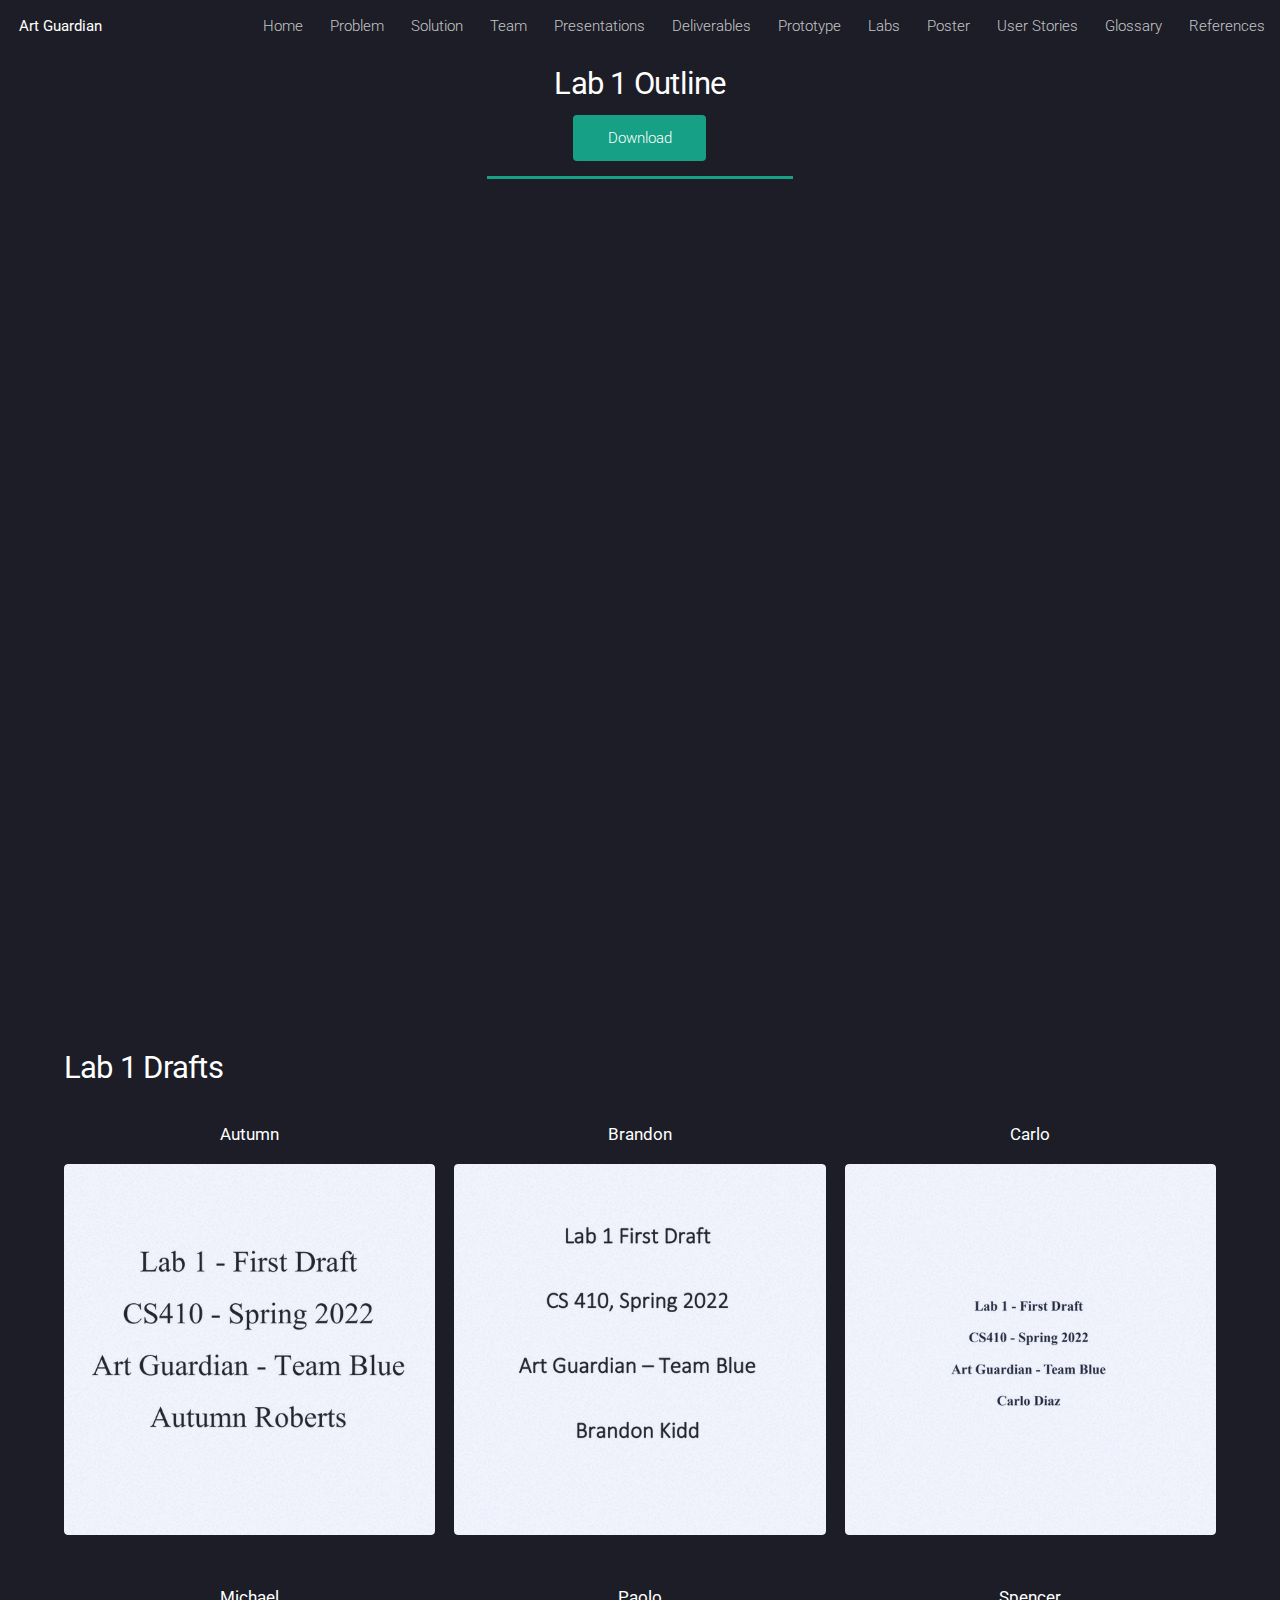
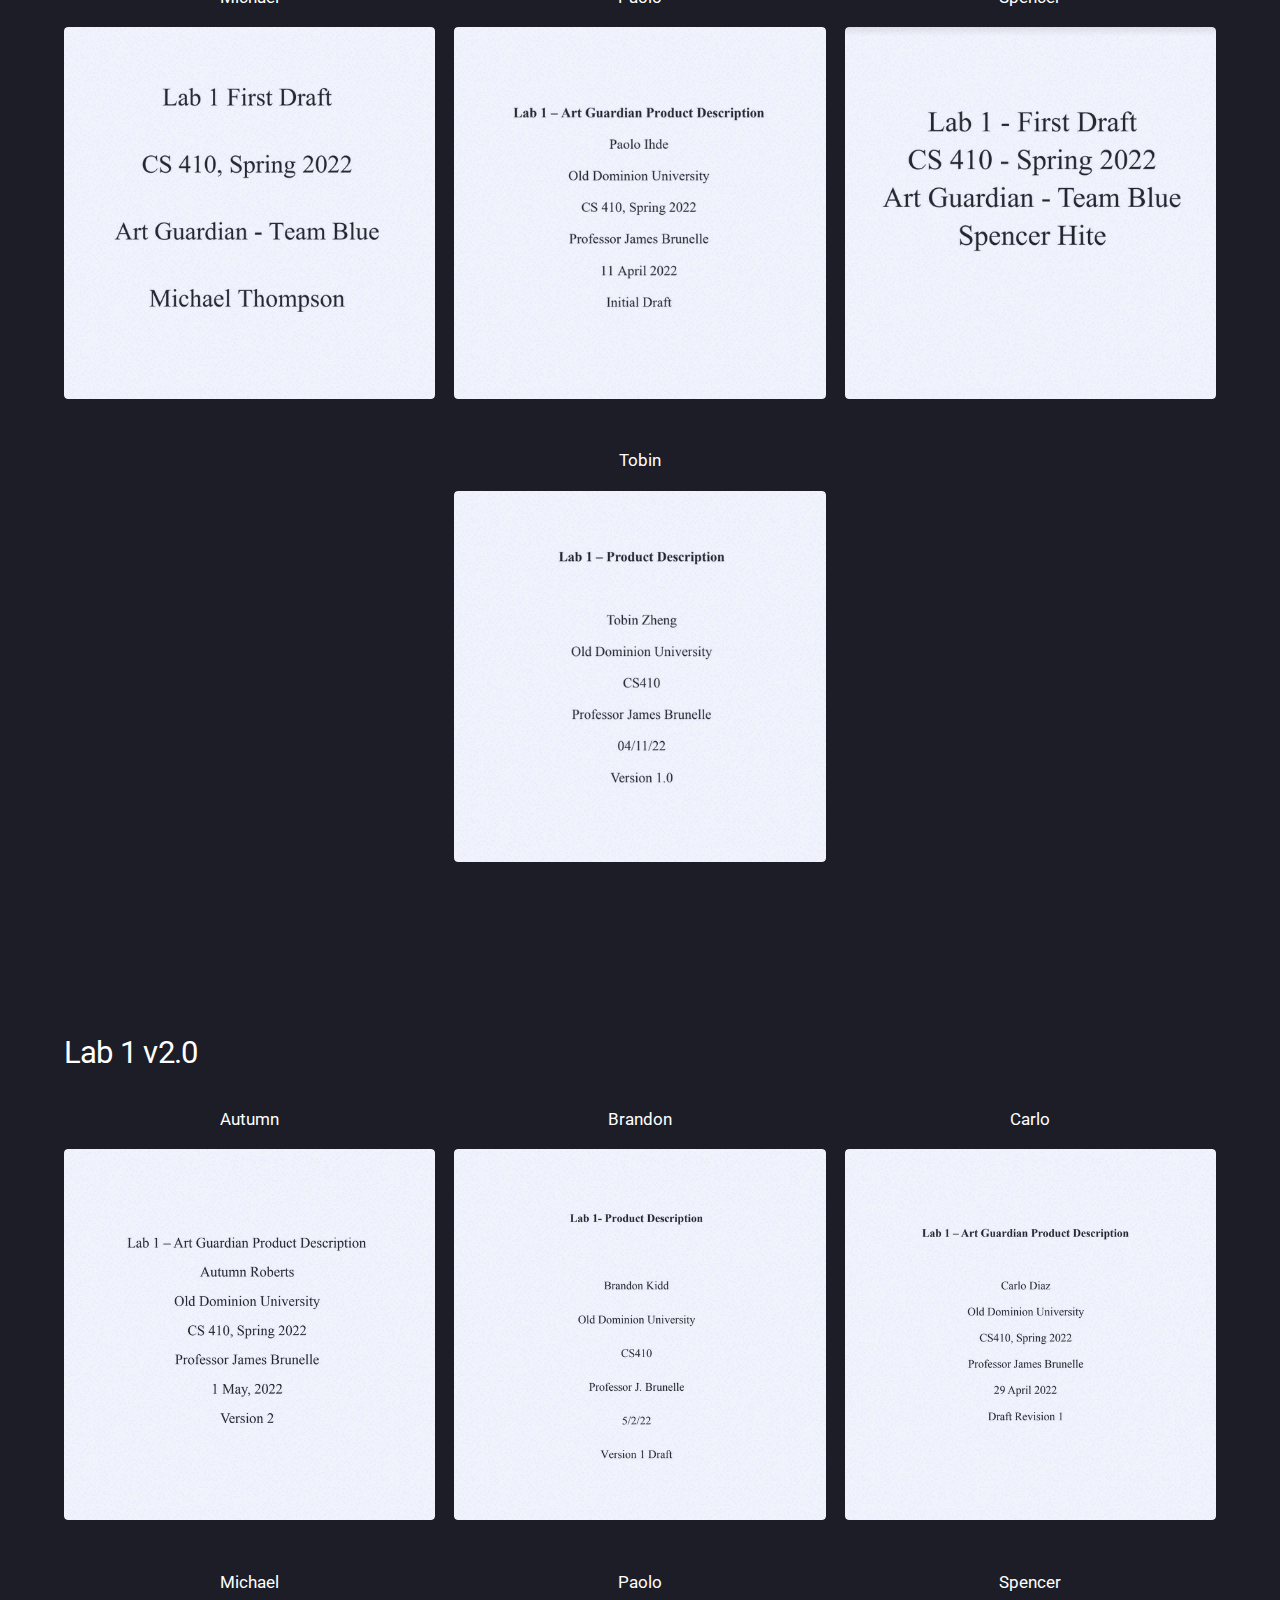
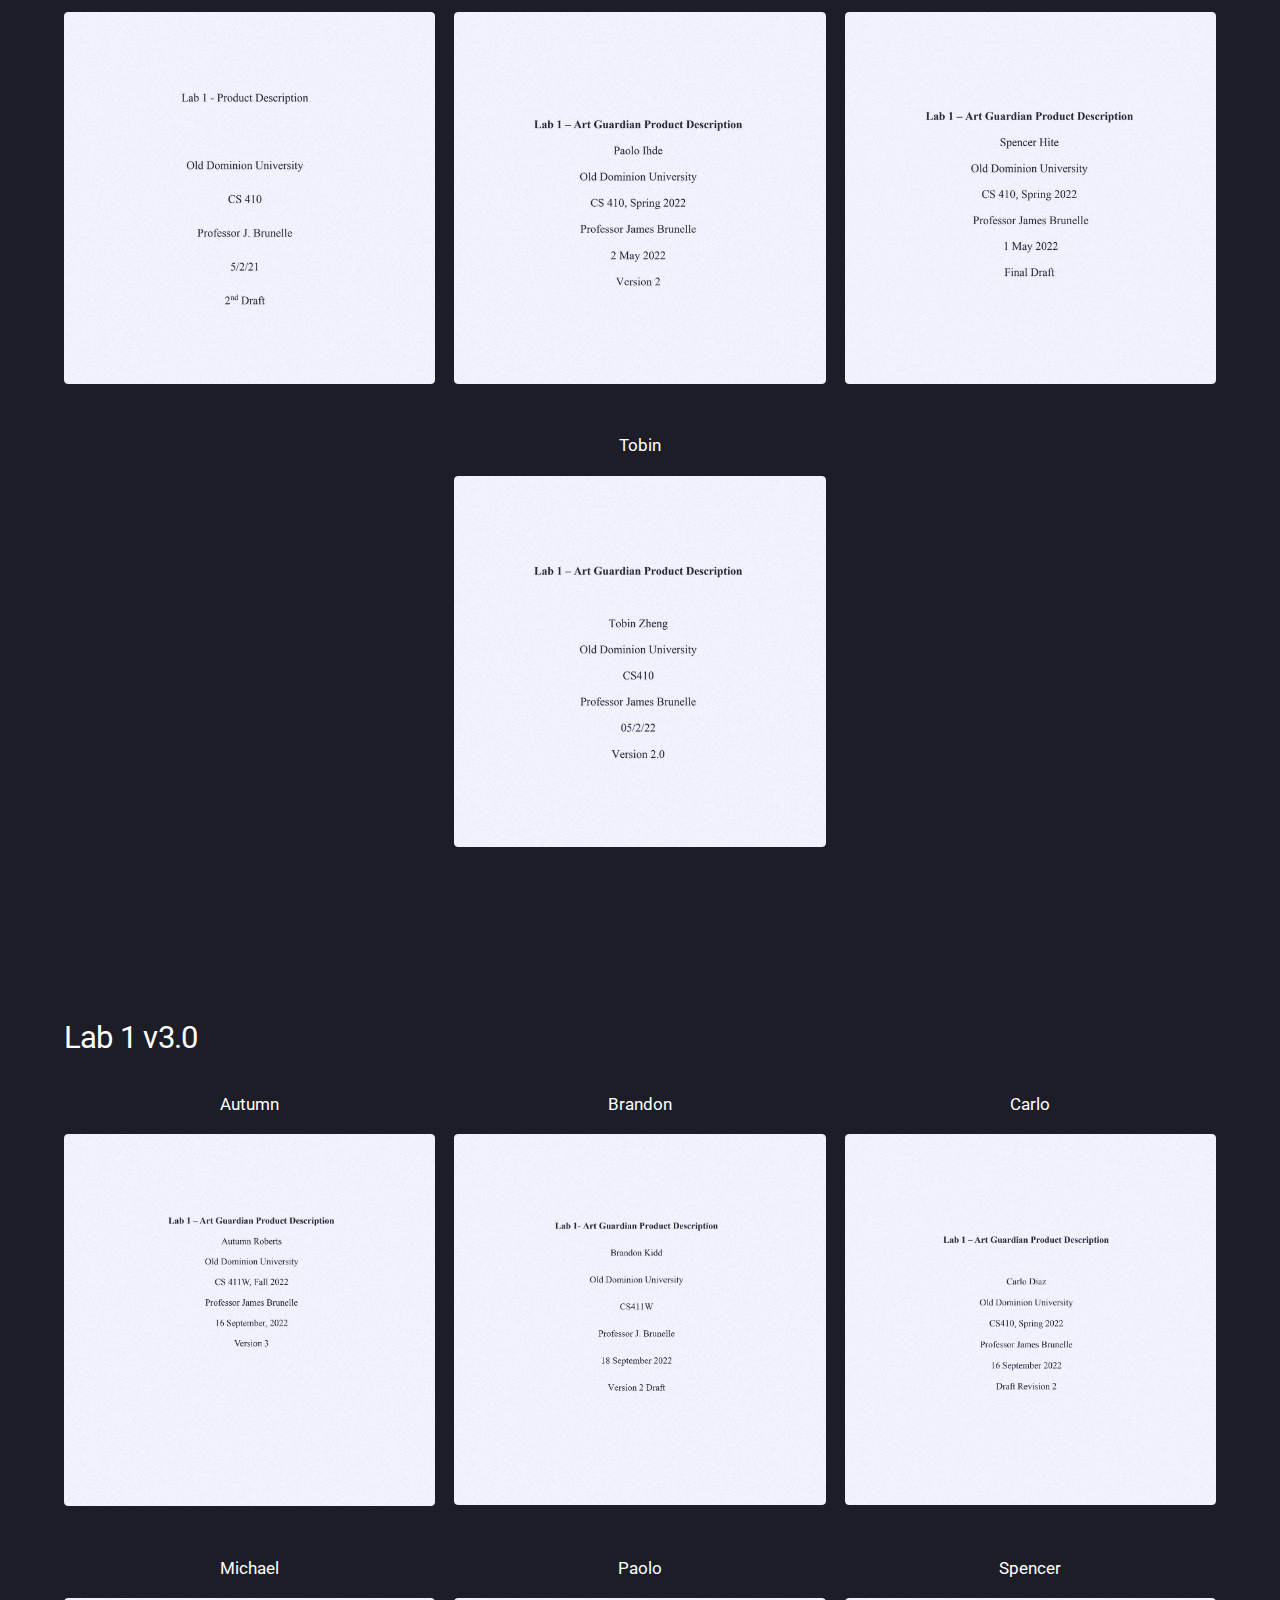
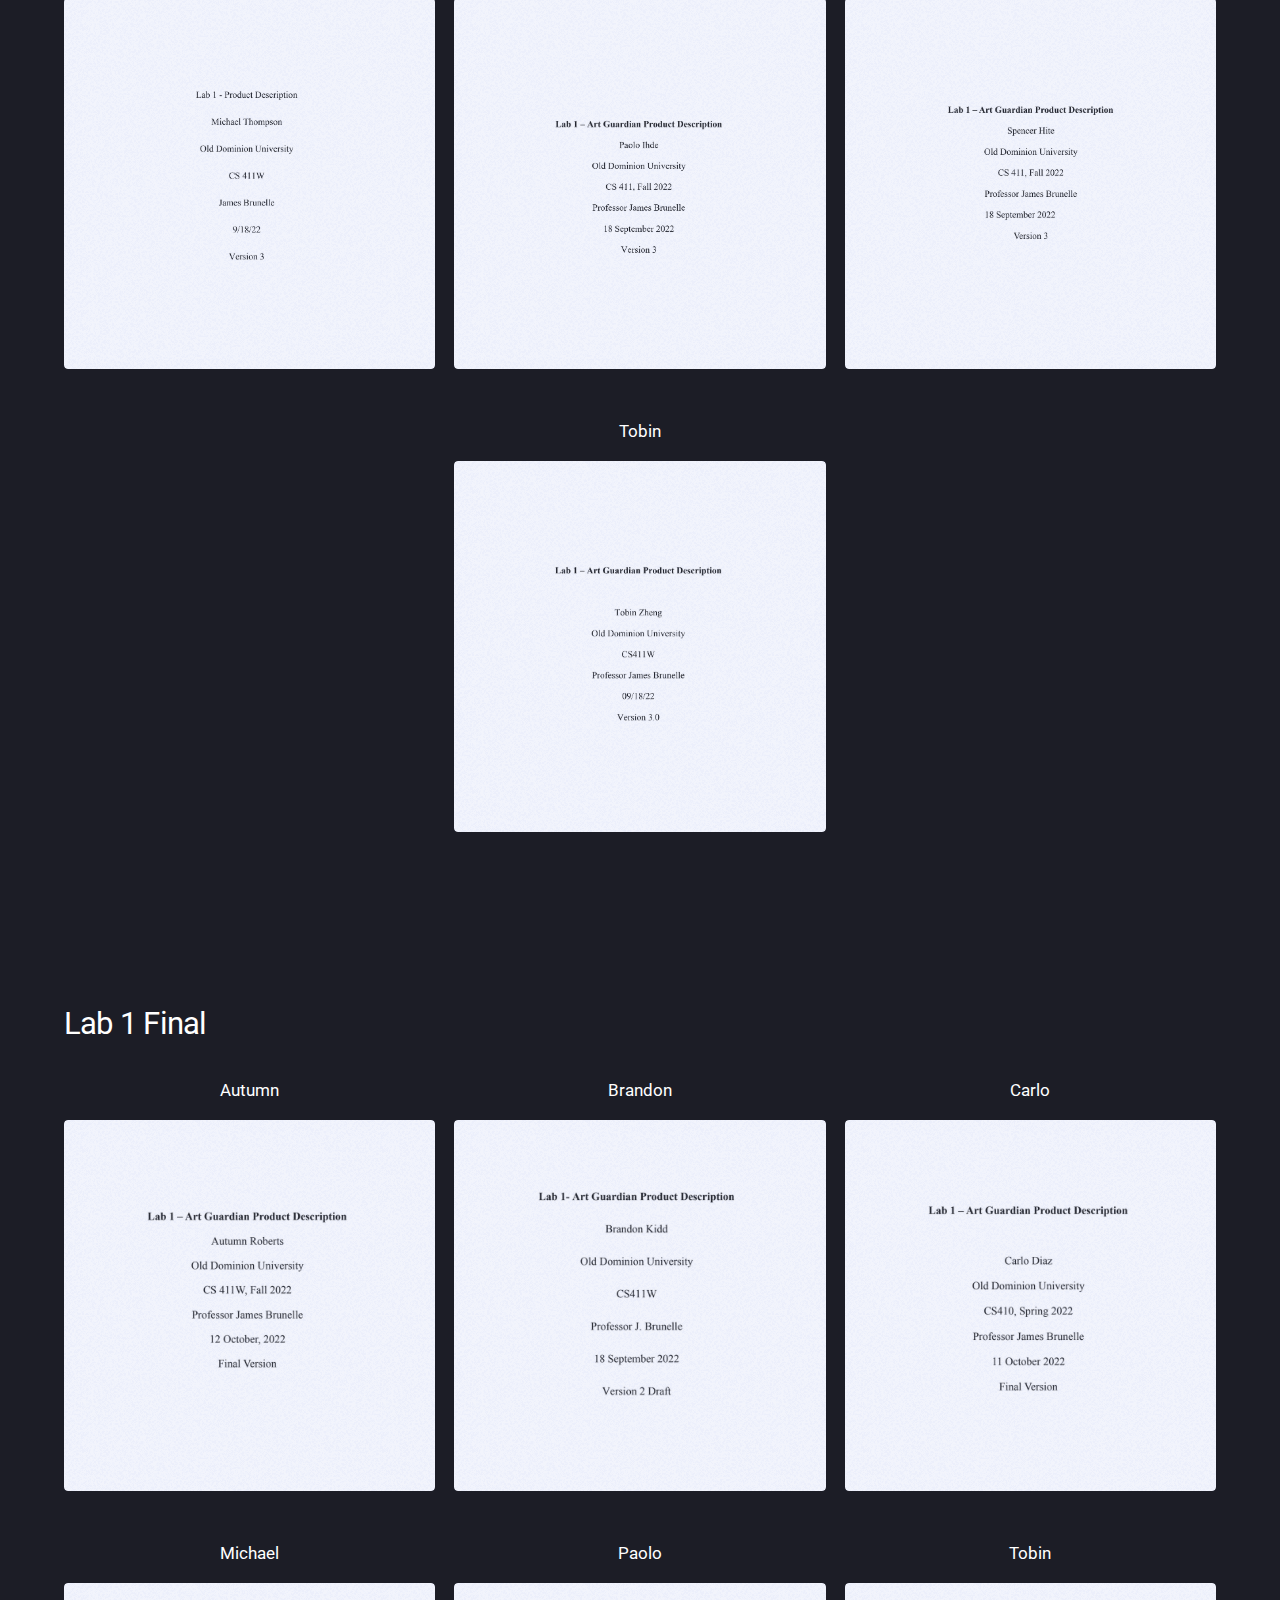
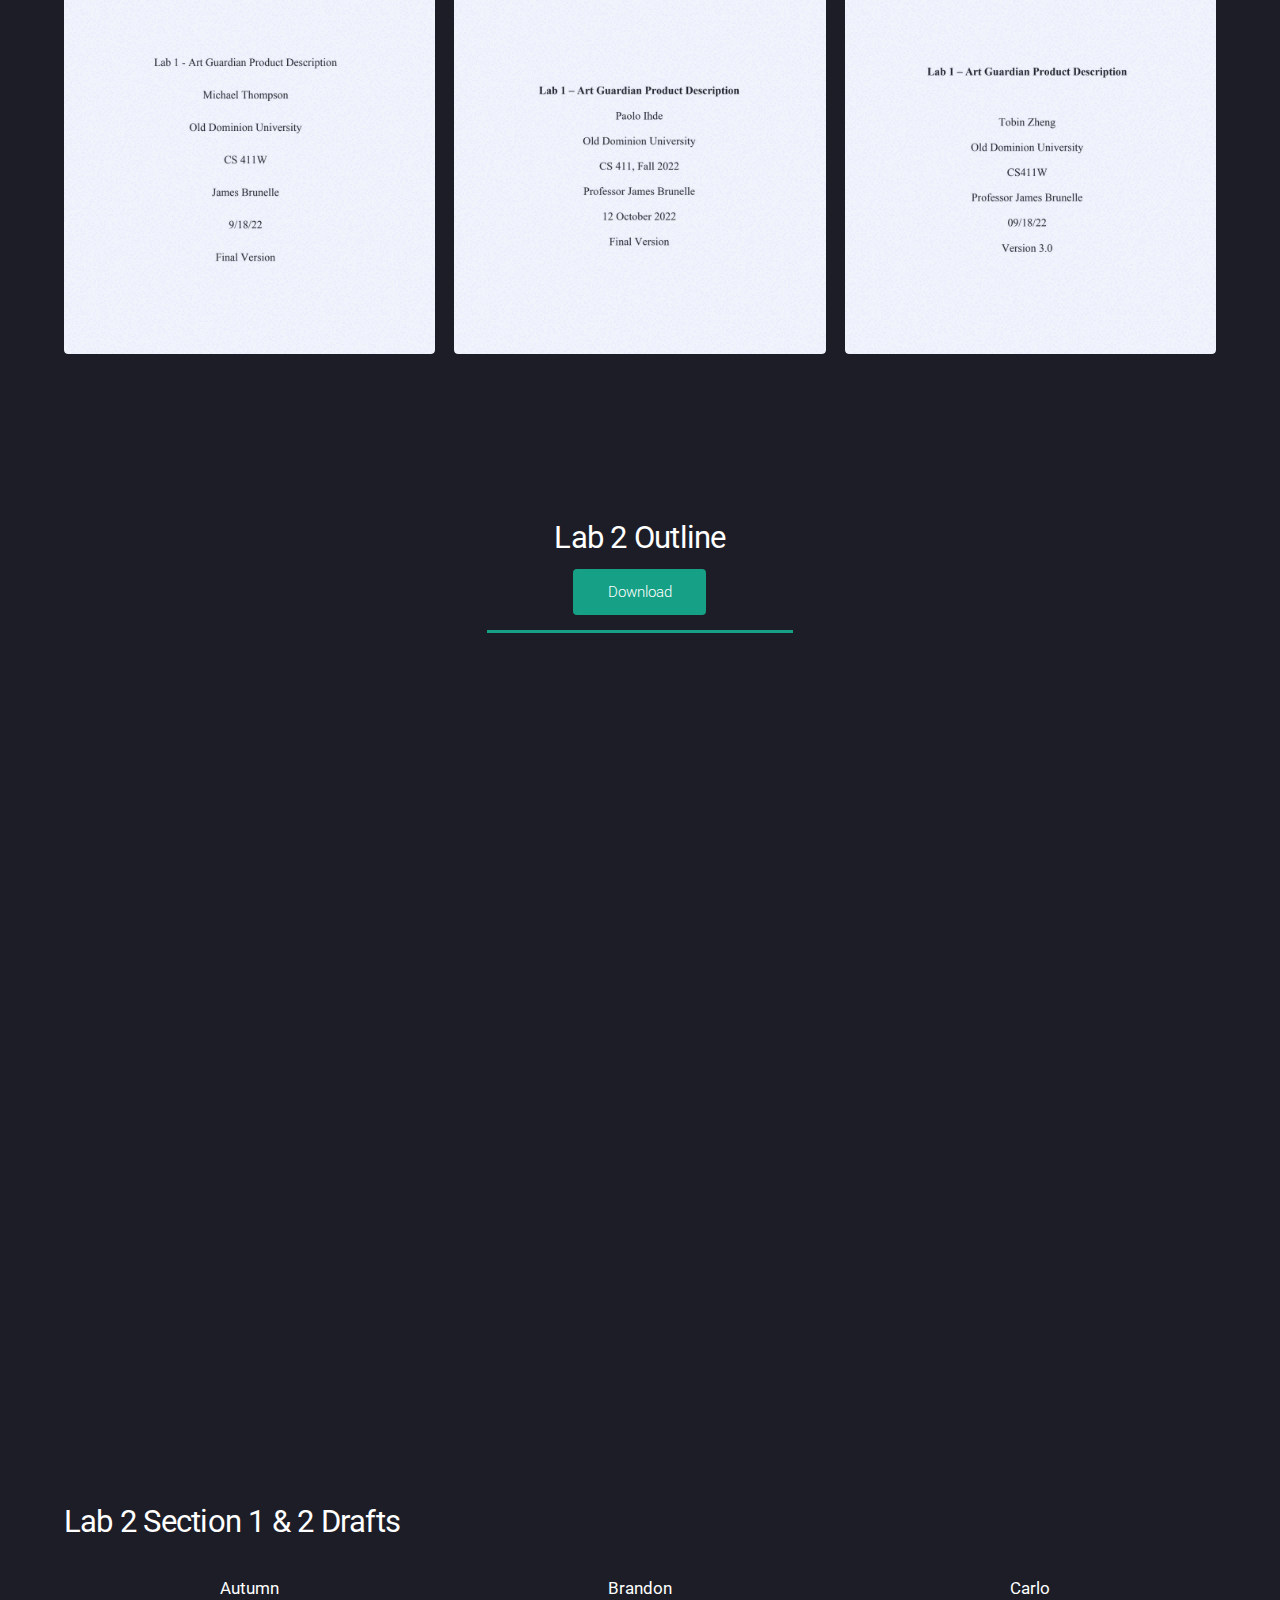
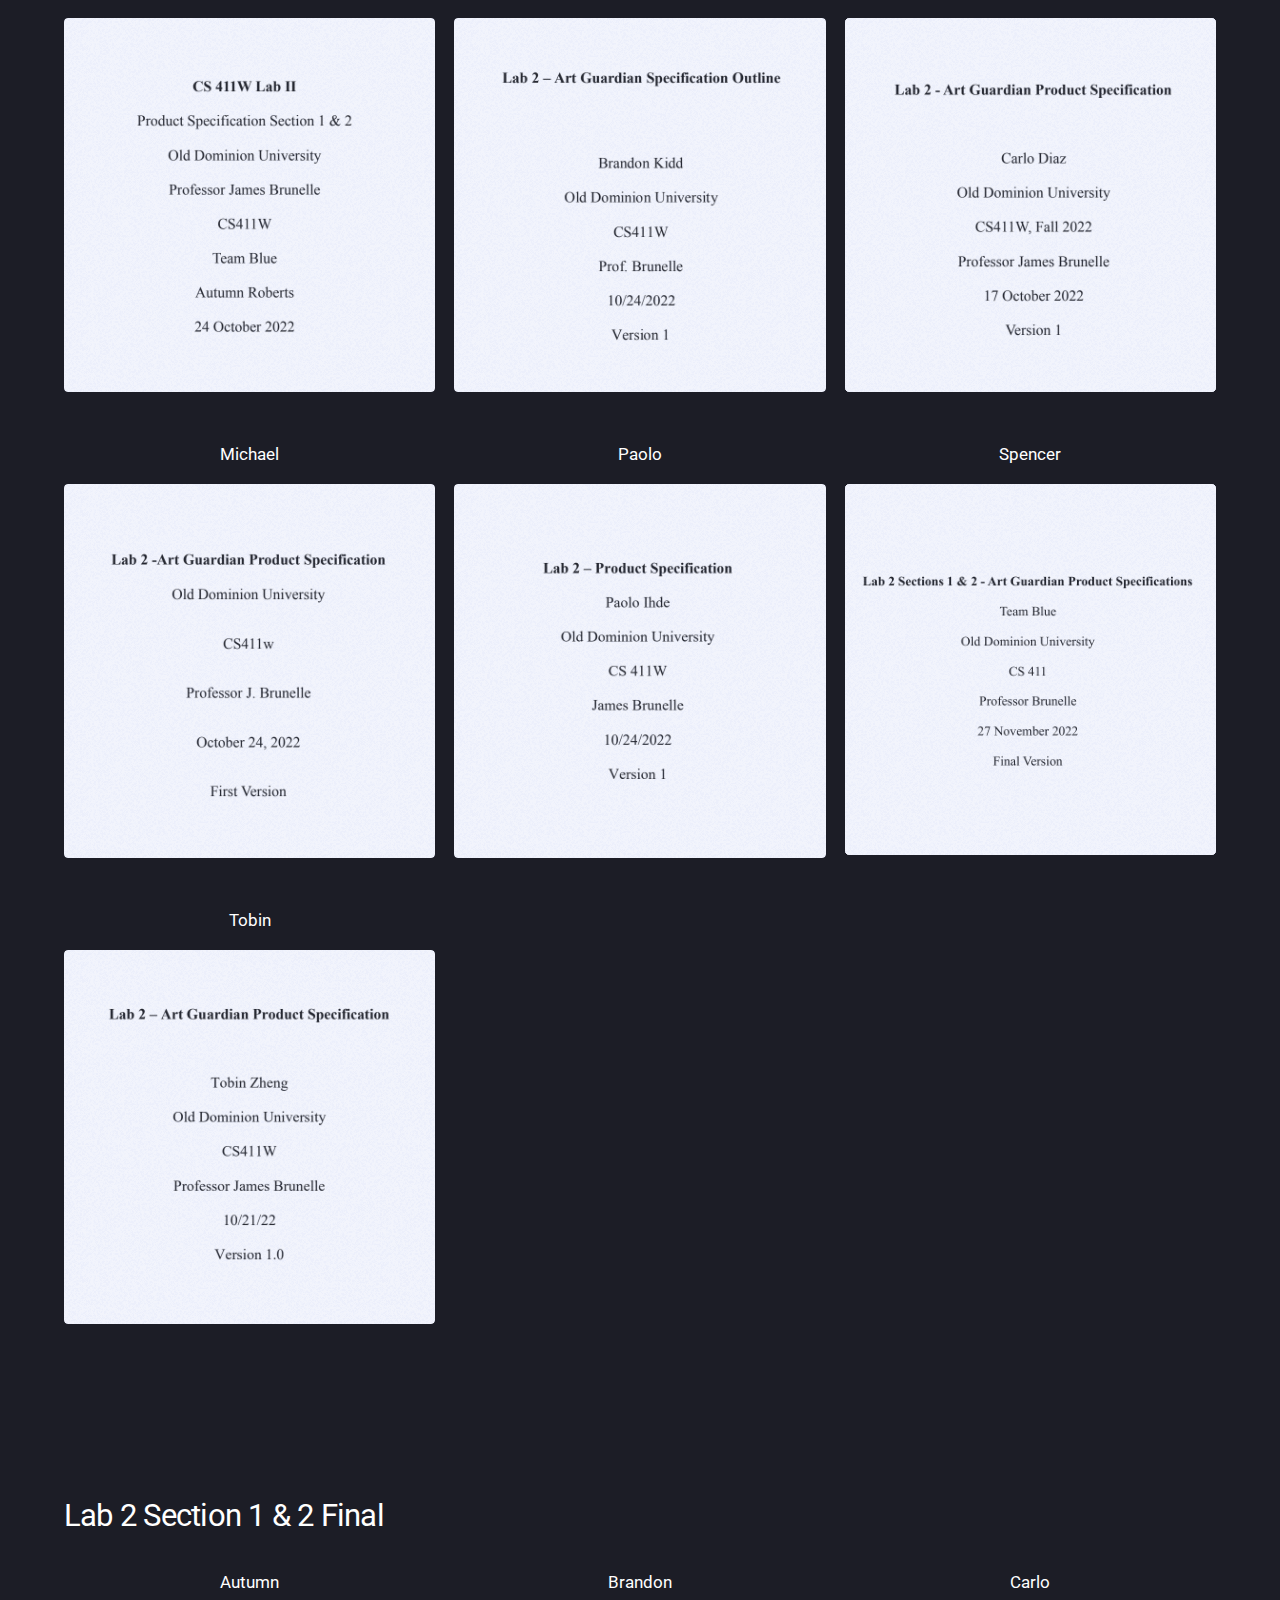
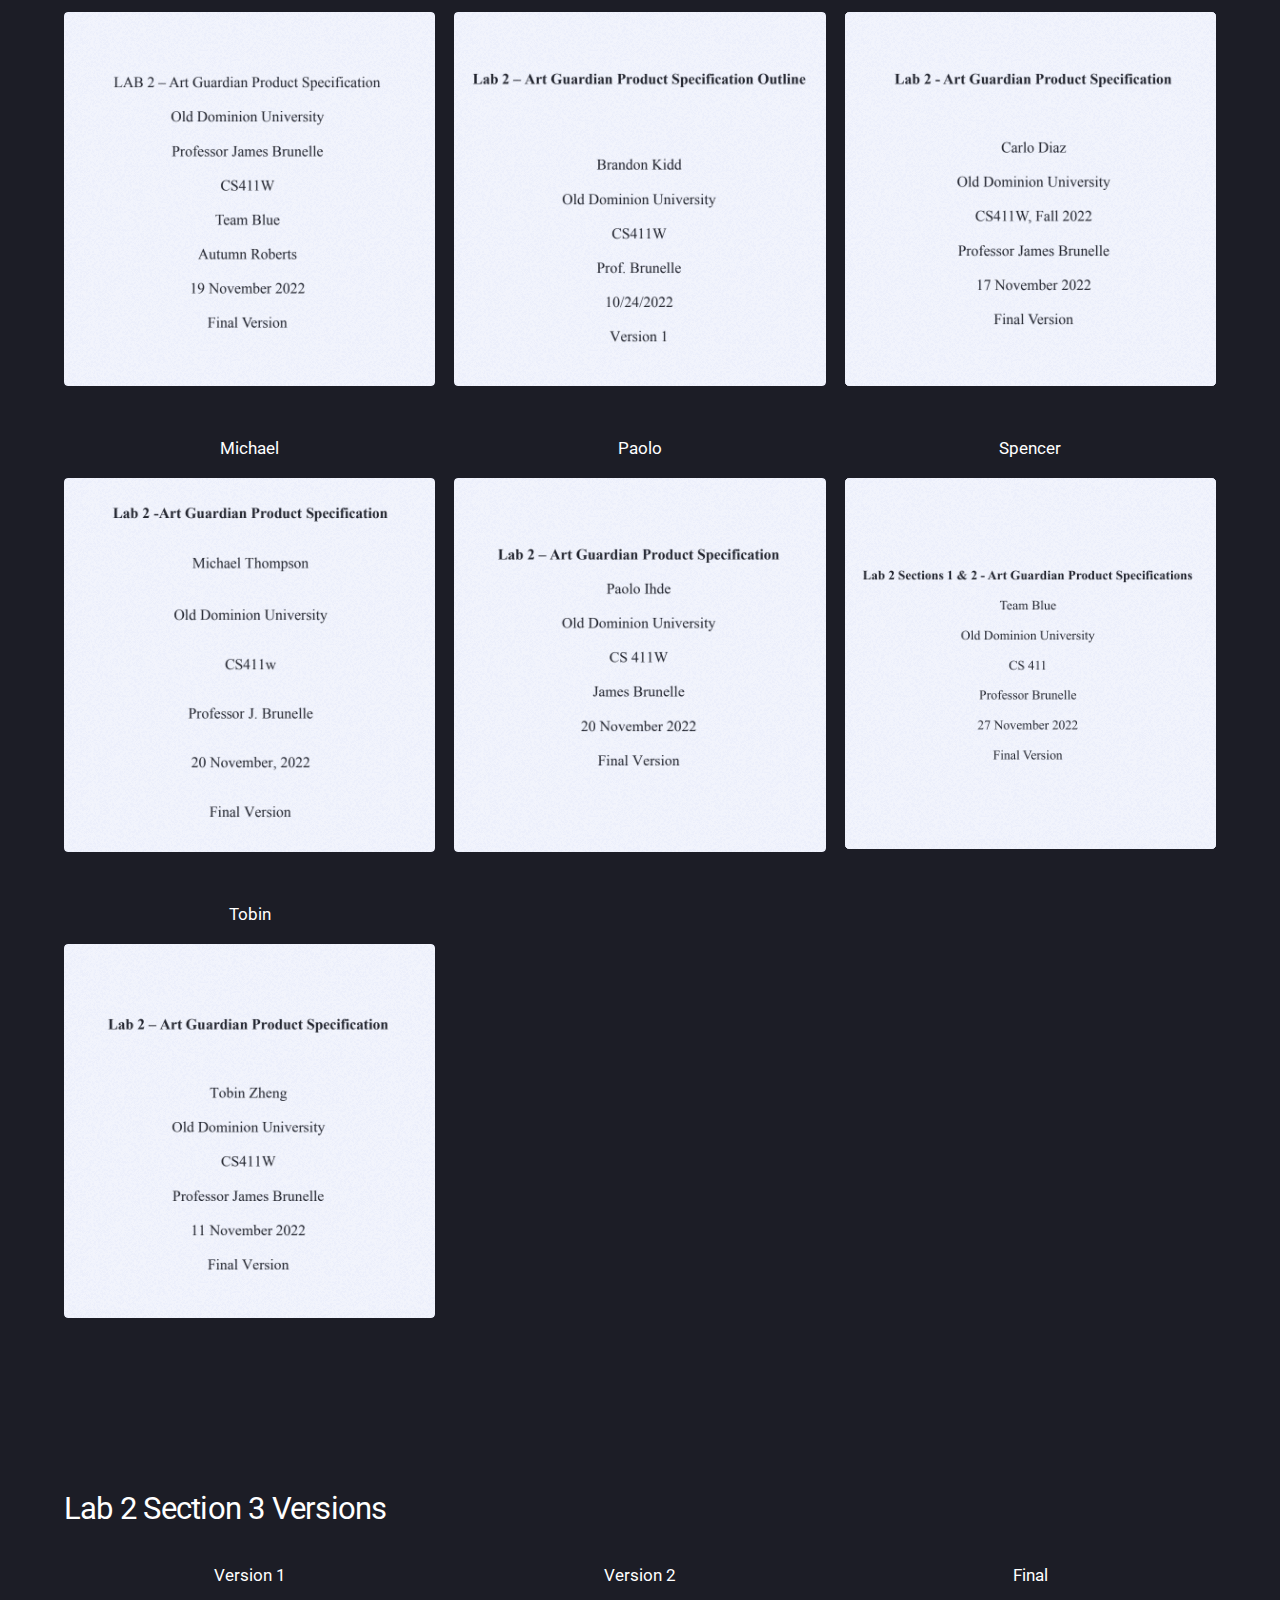
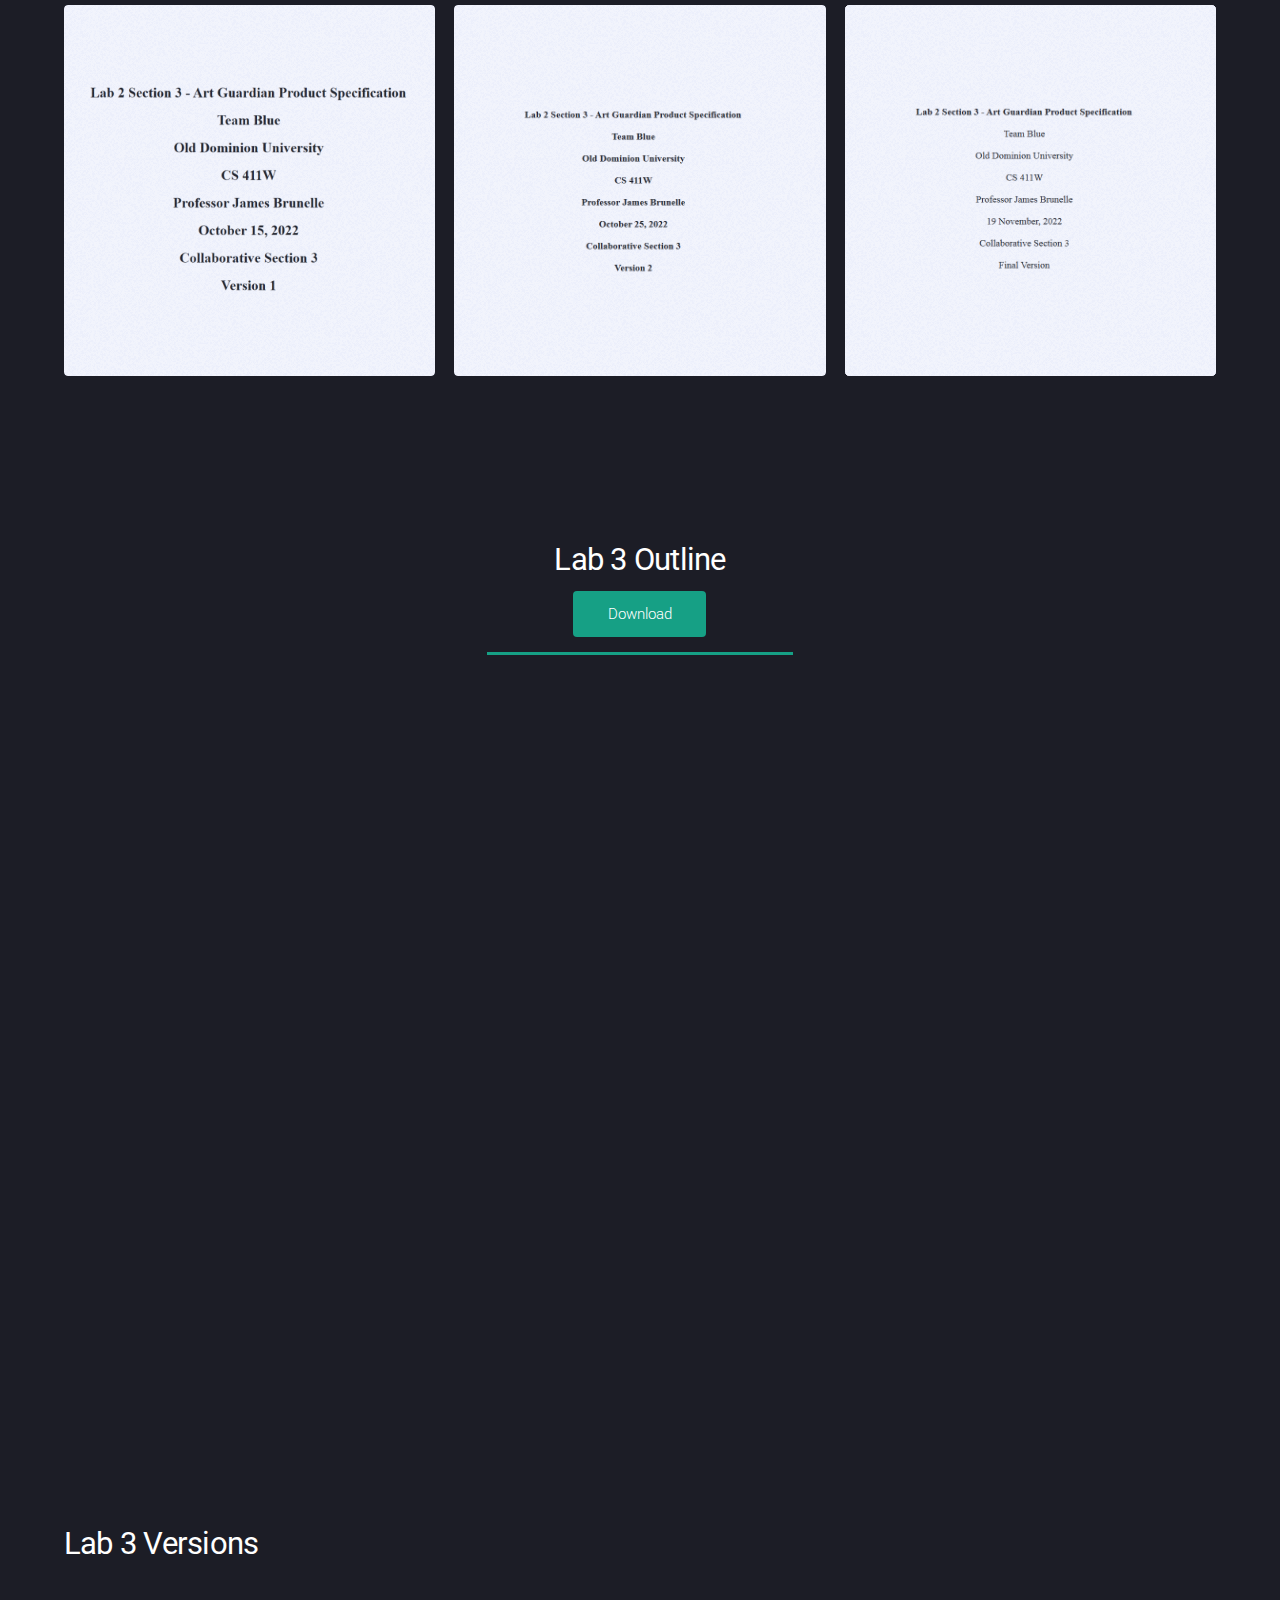
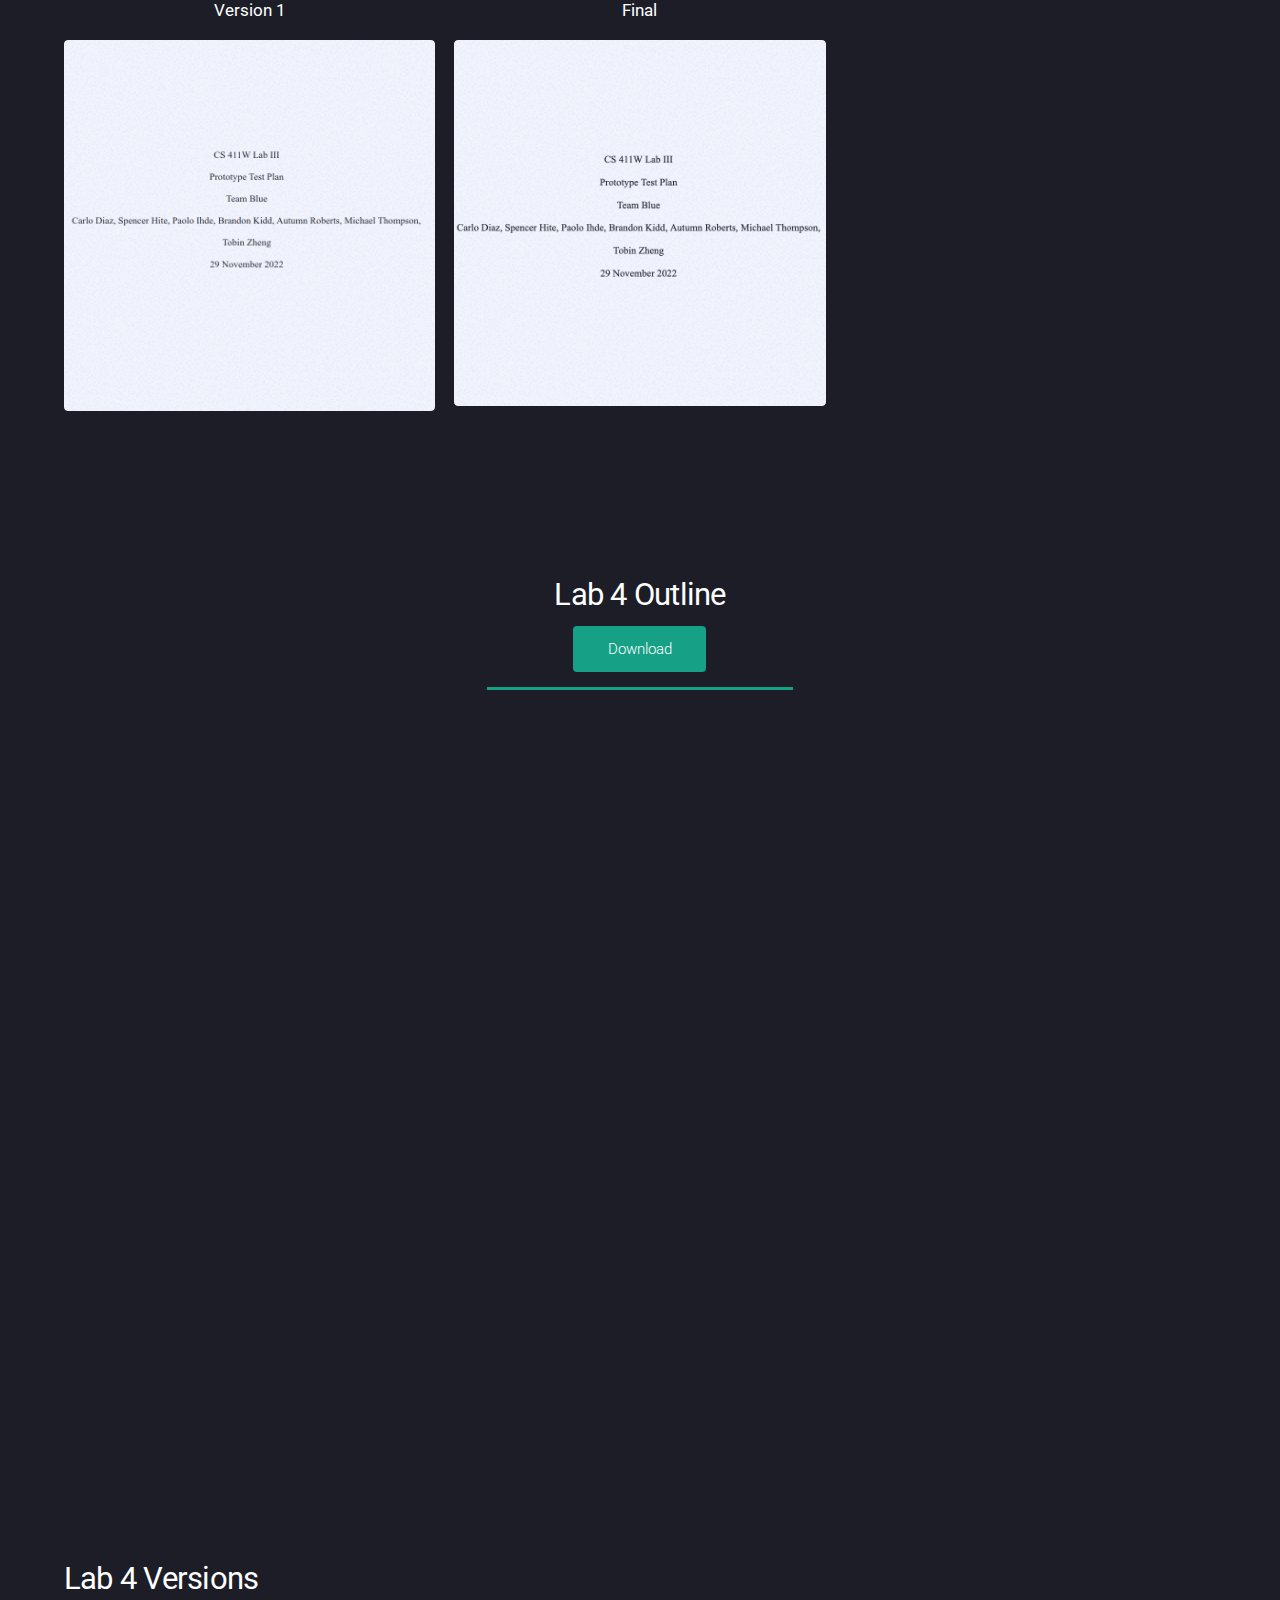
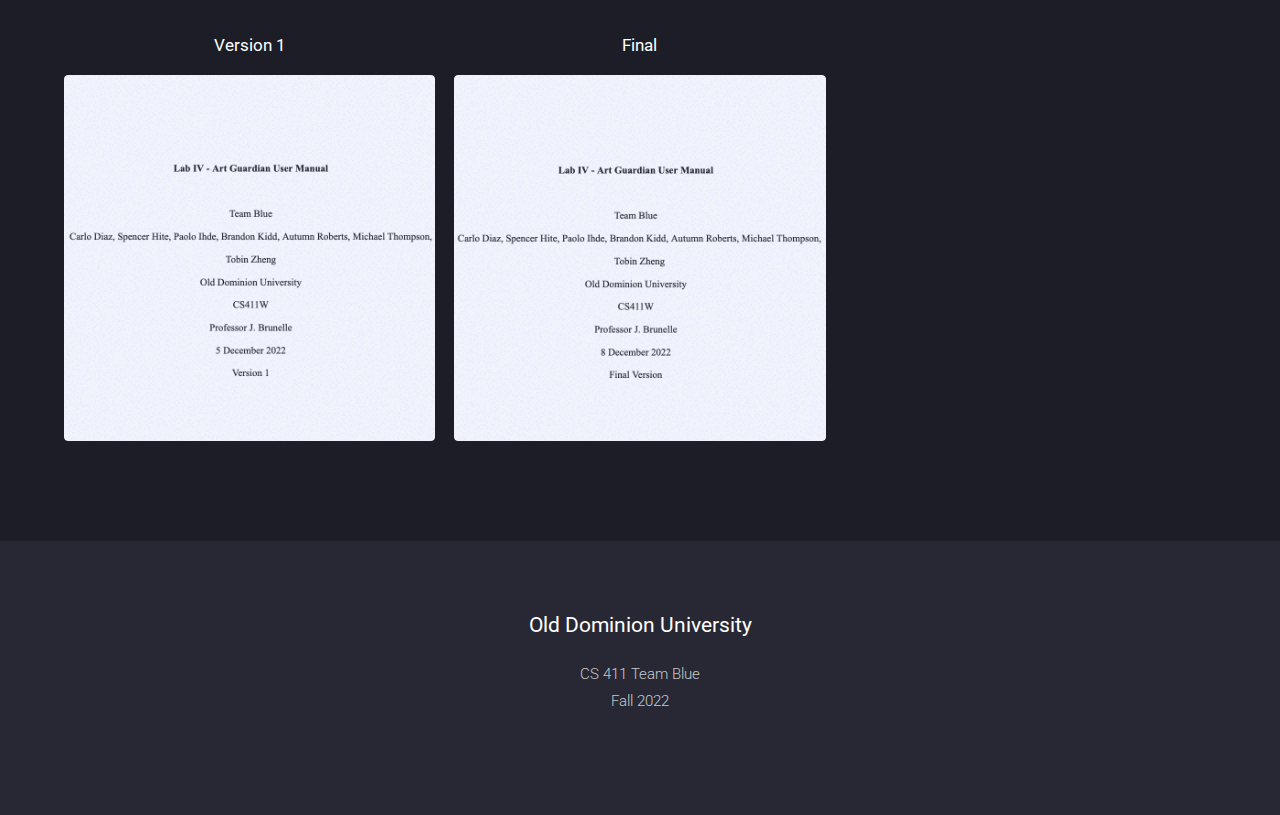
<file: labs.html>
<!DOCTYPE HTML>
<html>
	<head>
		<title>Art Guardian by Team Blue</title>
		<meta charset="utf-8" />
		<meta name="viewport" content="width=device-width, initial-scale=1, user-scalable=no" />
		<link rel="stylesheet" href="assets/css/main.css" />
		<noscript><link rel="stylesheet" href="assets/css/noscript.css" /></noscript>
	</head>
	<body class="is-preload landing">
		<div id="page-wrapper">

			<!-- Header -->
                <header id="header">
                    <h1 id="logo"><a href="index.html">Art Guardian</a></h1>
                    <nav id="nav">
                        <ul>
                            <li><a href="index.html">Home</a></li>
                            <li><a href="./problem.html">Problem</a></li>
                            <li><a href="./solution.html">Solution</a></li>
                            <li><a href="./team.html">Team</a></li>
                            <li>
                                <a href="./presentations.html">Presentations</a>
                                <ul>
                                    <li><a href="./presentations.html#demoFinal">Final Demo</a></li>
                                    <li><a href="./presentations.html#original">Original Presentation</a></li>
                                    <li><a href="./presentations.html#feasibility1">Feasibility v1.0</a></li>
                                    <li><a href="./presentations.html#feasibility2">Feasibility v2.0</a></li>
                                    <li><a href="./presentations.html#design1">Design v1.0</a></li>
                                    <li><a href="./presentations.html#design2">Design v2.0</a></li>
                                    <li><a href="./presentations.html#prototype">Prototype</a></li>
                                </ul>
                            </li>
                            <li>
                                <a href="./deliverables.html#deliverables">
                                    Deliverables
                                </a>
                                <ul>
                                    <li><a href="./deliverables.html#feasibility">Feasibility</a></li>
                                    <li>
                                        <a href="./deliverables.html#design">Design</a>
                                        <ul>
                                            <li><a href="./deliverables.html#wbs">Work Breakdowns</a></li>
                                            <li><a href="./deliverables.html#MFCDv2">MFCD v2.0</a></li>
                                            <li><a href="./deliverables.html#algorithms">Algorithms</a></li>
                                            <li><a href="./deliverables.html#database">Database</a></li>
                                            <li>
                                                <a href="./deliverables.html#mockups">Mockups</a>
                                                <ul>
                                                    <li><a href="./deliverables.html#mobile">Mobile</a></li>
                                                    <li><a href="./deliverables.html#desktop">Desktop</a></li>
                                                </ul>
                                            </li>
                                        </ul>
                                    </li>
                                </ul>
                            </li>
                            <li>
                                <a href="./prototype.html">Prototype</a>
                                <ul>
                                    <li><a href="./prototype.html#prototype">Deliverables</a></li>
                                    <li><a href="./prototype.html#reports">Weekly Development Reports</a></li>
                                    <li><a href="./prototype.html#stories">User Stories</a></li>
                                    <li><a href="./prototype.html#demo1">Demo v1.0</a></li>
                                    <li><a href="./prototype.html#demo2">Demo v2.0</a></li>
                                    <li><a href="./prototype.html#demoFinal">Final Demo</a></li>
                                </ul>
                            </li>
                            
                            <li>
                                <a href="./labs.html">Labs</a>
                                <ul>
                                    <li><a href="./labs.html#lab1outline">Lab 1 Collaborative Outline</a></li>
                                    <li><a href="./labs.html#lab1drafts">Lab 1 Drafts</a></li>
                                    <li><a href="./labs.html#lab1v2">Lab 1 v2.0</a></li>
                                    <li><a href="./labs.html#lab1v3">Lab 1 v3.0</a></li>
                                    <li><a href="./labs.html#lab1final">Lab 1 Final</a></li>
                                    <li><a href="./labs.html#lab2outline">Lab 2 Collaborative Outline</a></li>
                                    <li><a href="./labs.html#lab2individualdrafts">Lab 2 Section 1&2 Drafts</a></li>
                                    <li><a href="./labs.html#lab2individualfinal">Lab 2 Section 1&2 Final</a></li>
                                    <li><a href="./labs.html#lab2sec3">Lab 2 Section 3 Versions</a></li>
                                    <li><a href="./labs.html#lab3outline">Lab 3 Collaborative Outline</a></li>
                                    <li><a href="./labs.html#lab3versions">Lab 3 Versions</a></li>
                                    <li><a href="./labs.html#lab4outline">Lab 4 Collaborative Outline</a></li>
                                    <li><a href="./labs.html#lab4versions">Lab 4 Versions</a></li>
                                </ul>
                            </li>

                            <li><a href="./poster.html">Poster</a></li>
                            <li><a href="./stories.html">User Stories</a></li>
                            <li><a href="./glossary.html">Glossary</a></li>
                            <li><a href="./references.html#references">References</a></li>
                        </ul>
                    </nav>
                </header>

            <!-- Lab 1 Collobrative Outline -->
                <div id="lab1outline" class="wrapper style1">
                    <div class="container">
                        <section>
                            <header class="major">
                                <h2 class="major">Lab 1 Outline</h2>
                                <div class="container align-center">
                                    <a href="./deliverables/downloads/CS410 Lab 1 - Collaborative Outline.pdf" class="button primary">Download</a>
                                </div>
                            </header>
                            <div class="container align-center">
                                <iframe src="https://docs.google.com/document/d/e/2PACX-1vSlPW4h2AcCD5WaCd18xVA62fjKI_7mIVkbqGjfcc_mJiGIrp19Aeve_evC9IdxHHEAiIE-_ZJGZ8Ct/pub?embedded=true" frameborder="0" width="760" height="680" allowfullscreen="true" mozallowfullscreen="true" webkitallowfullscreen="true"></iframe>
                            </div>
                        </section>  
                    </div>
                </div>
            
            <!-- Lab 1 Drafts -->
                <div id="lab1drafts" class="wrapper style1">
                    <div class="container">
                        <section>
                            <header>
                                <h2>Lab 1 Drafts</h2>
                            </header>
                            
                            <!-- Drafts -->
                                <main class="box alt">
                                    <div class="row gtr-50 gtr-uniform align-center">
                                        <!-- Autumn -->
                                            <article class="col-4 col-6-xsmall">
                                                <h4>Autumn</h4>
                                                <div class="overlay">
                                                    <span class="image fit"><img src="./images/thumbnails/lab1_drafts/Lab1_Draft_Autumn.jpg" alt="Autumn's Lab 1 Draft" /></span>
                                                    <div class="middle">
                                                        <a href="./deliverables/lab1_drafts/Autumn Roberts Lab 1 First Draft.pdf" data-bind="attr:{href: downloadTarget}" class="button primary">View</a>
                                                    </div>
                                                </div>
                                            </article>
                                        
                                        <!-- Brandon -->
                                            <article class="col-4 col-6-xsmall">
                                                <h4>Brandon</h4>
                                                <div class="overlay">
                                                    <span class="image fit"><img src="./images/thumbnails/lab1_drafts/Lab1_Draft_Brandon.jpg" alt="Brandon's Lab 1 Draft" /></span>
                                                    <div class="middle">
                                                        <a href="./deliverables/lab1_drafts/Lab 1 Version 1 (Draft) - Brandon Kidd.pdf" data-bind="attr:{href: downloadTarget}" class="button primary">View</a>
                                                    </div>
                                                </div>
                                            </article>
                                        
                                        <!-- Carlo -->
                                            <article class="col-4 col-6-xsmall">
                                                <h4>Carlo</h4>
                                                <div class="overlay">
                                                    <span class="image fit"><img src="./images/thumbnails/lab1_drafts/Lab1_Draft_Carlo.jpg" alt="Carlo's Lab 1 Draft" /></span>
                                                    <div class="middle">
                                                        <a href="./deliverables/lab1_drafts/CS410 Lab 1 Individual First Draft - Carlo Diaz.pdf" data-bind="attr:{href: downloadTarget}" class="button primary">View</a>
                                                    </div>
                                                </div>
                                            </article>
                                        
                                        <!-- Michael -->
                                            <article class="col-4 col-6-xsmall">
                                                <h4>Michael</h4>
                                                <div class="overlay">
                                                    <span class="image fit"><img src="./images/thumbnails/lab1_drafts/Lab1_Draft_Michael.jpg" alt="Michael's Lab 1 Draft" /></span>
                                                    <div class="middle">
                                                        <a href="./deliverables/lab1_drafts/Michael Thompson Lab 1 First Draft.pdf" data-bind="attr:{href: downloadTarget}" class="button primary">View</a>
                                                    </div>
                                                </div>
                                            </article>

                                        <!-- Paolo -->
                                            <article class="col-4 col-6-xsmall">
                                                <h4>Paolo</h4>
                                                <div class="overlay">
                                                    <span class="image fit"><img src="./images/thumbnails/lab1_drafts/Lab1_Draft_Paolo.jpg" alt="Paolo's Lab 1 Draft" /></span>
                                                    <div class="middle">
                                                        <a href="./deliverables/lab1_drafts/Lab 1 Version 1 (Draft) - Paolo Ihde .pdf" data-bind="attr:{href: downloadTarget}" class="button primary">View</a>
                                                    </div>
                                                </div>
                                            </article>
                                        
                                        <!-- Spencer -->
                                            <article class="col-4 col-6-xsmall">
                                                <h4>Spencer</h4>
                                                <div class="overlay">
                                                    <span class="image fit"><img src="./images/thumbnails/lab1_drafts/Lab1_Draft_Spencer.jpg" alt="Spencer's Lab 1 Draft" /></span>
                                                    <div class="middle">
                                                        <a href="./deliverables/lab1_drafts/Spencer Hite Lab 1_ Art Guardian Description.pdf" data-bind="attr:{href: downloadTarget}" class="button primary">View</a>
                                                    </div>
                                                </div>
                                            </article>

                                        <!-- Centering -->
                                            <div class="col-4 col-6-xsmall"></div>

                                        <!-- Tobin -->
                                            <article class="col-4 col-6-xsmall">
                                                <h4>Tobin</h4>
                                                <div class="overlay">
                                                    <span class="image fit"><img src="./images/thumbnails/lab1_drafts/Lab1_Draft_Tobin.jpg" alt="Tobin's Lab 1 Draft" /></span>
                                                    <div class="middle">
                                                        <a href="./deliverables/lab1_drafts/Tobin Zheng CS410 Lab 1 Draft.pdf" data-bind="attr:{href: downloadTarget}" class="button primary">View</a>
                                                    </div>
                                                </div>
                                            </article>

                                    </div>
                                </main>
                        </section>
                    </div>
                </div>

            <!-- Lab 1 Revised Drafts -->
                <div id="lab1v2" class="wrapper style1">
                    <div class="container">
                        <section>
                            <header>
                                <h2>Lab 1 v2.0</h2>
                            </header>
                            
                            <!-- Drafts -->
                                <main class="box alt">
                                    <div class="row gtr-50 gtr-uniform align-center">
                                        <!-- Autumn -->
                                            <article class="col-4 col-6-xsmall">
                                                <h4>Autumn</h4>
                                                <div class="overlay">
                                                    <span class="image fit"><img src="./images/thumbnails/lab1_v2/Lab1_v2_Autumn.jpg" alt="Autumn's Lab 1 Version 2.0" /></span>
                                                    <div class="middle">
                                                        <a href="./deliverables/lab1_v2/Lab 1 Draft Revision 1- Autumn Roberts.pdf" data-bind="attr:{href: downloadTarget}" class="button primary">View</a>
                                                    </div>
                                                </div>
                                            </article>
                                        
                                        <!-- Brandon -->
                                            <article class="col-4 col-6-xsmall">
                                                <h4>Brandon</h4>
                                                <div class="overlay">
                                                    <span class="image fit"><img src="./images/thumbnails/lab1_v2/Lab1_v2_Brandon.jpg" alt="Brandon's Lab 1 Version 2.0" /></span>
                                                    <div class="middle">
                                                        <a href="./deliverables/lab1_v2/Lab 1 Draft Revision 1 - Brandon Kidd.pdf" data-bind="attr:{href: downloadTarget}" class="button primary">View</a>
                                                    </div>
                                                </div>
                                            </article>
                                        
                                        <!-- Carlo -->
                                            <article class="col-4 col-6-xsmall">
                                                <h4>Carlo</h4>
                                                <div class="overlay">
                                                    <span class="image fit"><img src="./images/thumbnails/lab1_v2/Lab1_v2_Carlo.jpg" alt="Carlo's Lab 1 Version 2.0" /></span>
                                                    <div class="middle">
                                                        <a href="./deliverables/lab1_v2/Lab 1 Draft Revision 1 - Carlo Diaz.pdf" data-bind="attr:{href: downloadTarget}" class="button primary">View</a>
                                                    </div>
                                                </div>
                                            </article>
                                        
                                        <!-- Michael -->
                                            <article class="col-4 col-6-xsmall">
                                                <h4>Michael</h4>
                                                <div class="overlay">
                                                    <span class="image fit"><img src="./images/thumbnails/lab1_v2/Lab1_v2_Michael.jpg" alt="Michael's Lab 1 Version 2.0" /></span>
                                                    <div class="middle">
                                                        <a href="./deliverables/lab1_v2/Lab 1 Second Draft - Michael Thompson.pdf" data-bind="attr:{href: downloadTarget}" class="button primary">View</a>
                                                    </div>
                                                </div>
                                            </article>

                                        <!-- Paolo -->
                                            <article class="col-4 col-6-xsmall">
                                                <h4>Paolo</h4>
                                                <div class="overlay">
                                                    <span class="image fit"><img src="./images/thumbnails/lab1_v2/Lab1_v2_Paolo.jpg" alt="Paolo's Lab 1 Version 2.0" /></span>
                                                    <div class="middle">
                                                        <a href="./deliverables/lab1_v2/Lab 1 Draft Revision 1- Paolo Ihde.pdf" data-bind="attr:{href: downloadTarget}" class="button primary">View</a>
                                                    </div>
                                                </div>
                                            </article>
                                        
                                        <!-- Spencer -->
                                            <article class="col-4 col-6-xsmall">
                                                <h4>Spencer</h4>
                                                <div class="overlay">
                                                    <span class="image fit"><img src="./images/thumbnails/lab1_v2/Lab1_v2_Spencer.jpg" alt="Spencer's Lab 1 Version 2.0" /></span>
                                                    <div class="middle">
                                                        <a href="./deliverables/lab1_v2/Lab 1 Draft Revision 1 - Spencer Hite.pdf" data-bind="attr:{href: downloadTarget}" class="button primary">View</a>
                                                    </div>
                                                </div>
                                            </article>

                                        <!-- Centering -->
                                            <div class="col-4 col-6-xsmall"></div>

                                        <!-- Tobin -->
                                            <article class="col-4 col-6-xsmall">
                                                <h4>Tobin</h4>
                                                <div class="overlay">
                                                    <span class="image fit"><img src="./images/thumbnails/lab1_v2/Lab1_v2_Tobin.jpg" alt="Tobin's Lab 1 Version 2.0" /></span>
                                                    <div class="middle">
                                                        <a href="./deliverables/lab1_v2/Lab 1 Draft Revision 1 - Tobin Zheng.pdf" data-bind="attr:{href: downloadTarget}" class="button primary">View</a>
                                                    </div>
                                                </div>
                                            </article>

                                    </div>
                                </main>
                        </section>
                    </div>
                </div>

            <!-- Lab 1 v3.0 -->
                <div id="lab1v3" class="wrapper style1">
                    <div class="container">
                        <section>
                            <header>
                                <h2>Lab 1 v3.0</h2>
                            </header>
                            
                            <!-- Drafts -->
                                <main class="box alt">
                                    <div class="row gtr-50 gtr-uniform align-center">
                                        <!-- Autumn -->
                                            <article class="col-4 col-6-xsmall">
                                                <h4>Autumn</h4>
                                                <div class="overlay">
                                                    <span class="image fit"><img src="./images/thumbnails/lab1_v3/Lab1_v3_Autumn.jpg" alt="Autumn's Lab 1 Version 3.0" /></span>
                                                    <div class="middle">
                                                        <a href="./deliverables/lab1_v3/Lab 1 Draft Revision 3- Autumn Roberts.pdf" data-bind="attr:{href: downloadTarget}" class="button primary">View</a>
                                                    </div>
                                                </div>
                                            </article>
                                        
                                        <!-- Brandon -->
                                            <article class="col-4 col-6-xsmall">
                                                <h4>Brandon</h4>
                                                <div class="overlay">
                                                    <span class="image fit"><img src="./images/thumbnails/lab1_v3/Lab1_v3_Brandon.jpg" alt="Brandon's Lab 1 Version 2.0" /></span>
                                                    <div class="middle">
                                                        <a href="./deliverables/lab1_v3/Lab 1 Draft Revision v2 - Brandon Kidd.pdf" data-bind="attr:{href: downloadTarget}" class="button primary">View</a>
                                                    </div>
                                                </div>
                                            </article>
                                        
                                        <!-- Carlo -->
                                            <article class="col-4 col-6-xsmall">
                                                <h4>Carlo</h4>
                                                <div class="overlay">
                                                    <span class="image fit"><img src="./images/thumbnails/lab1_v3/Lab1_v3_Carlo.jpg" alt="Carlo's Lab 1 Version 2.0" /></span>
                                                    <div class="middle">
                                                        <a href="./deliverables/lab1_v3/Lab 1 Revision 2 - Carlo Diaz.pdf" data-bind="attr:{href: downloadTarget}" class="button primary">View</a>
                                                    </div>
                                                </div>
                                            </article>
                                        
                                        <!-- Michael -->
                                            <article class="col-4 col-6-xsmall">
                                                <h4>Michael</h4>
                                                <div class="overlay">
                                                    <span class="image fit"><img src="./images/thumbnails/lab1_v3/Lab1_v3_Michael.jpg" alt="Michael's Lab 1 Version 2.0" /></span>
                                                    <div class="middle">
                                                        <a href="./deliverables/lab1_v3/Lab 1 Third Draft.pdf" data-bind="attr:{href: downloadTarget}" class="button primary">View</a>
                                                    </div>
                                                </div>
                                            </article>

                                        <!-- Paolo -->
                                            <article class="col-4 col-6-xsmall">
                                                <h4>Paolo</h4>
                                                <div class="overlay">
                                                    <span class="image fit"><img src="./images/thumbnails/lab1_v3/Lab1_v3_Paolo.jpg" alt="Paolo's Lab 1 Version 2.0" /></span>
                                                    <div class="middle">
                                                        <a href="./deliverables/lab1_v3/Lab 1 Draft Revision 2- Paolo Ihde .pdf" data-bind="attr:{href: downloadTarget}" class="button primary">View</a>
                                                    </div>
                                                </div>
                                            </article>
                                        
                                        <!-- Spencer -->
                                            <article class="col-4 col-6-xsmall">
                                                <h4>Spencer</h4>
                                                <div class="overlay">
                                                    <span class="image fit"><img src="./images/thumbnails/lab1_v3/Lab1_v3_Spencer.jpg" alt="Spencer's Lab 1 Version 2.0" /></span>
                                                    <div class="middle">
                                                        <a href="./deliverables/lab1_v3/Lab 1 Draft Rev 3 - Spencer Hite.pdf" data-bind="attr:{href: downloadTarget}" class="button primary">View</a>
                                                    </div>
                                                </div>
                                            </article>

                                        <!-- Centering -->
                                            <div class="col-4 col-6-xsmall"></div>

                                        <!-- Tobin -->
                                            <article class="col-4 col-6-xsmall">
                                                <h4>Tobin</h4>
                                                <div class="overlay">
                                                    <span class="image fit"><img src="./images/thumbnails/lab1_v3/Lab1_v3_Tobin.jpg" alt="Tobin's Lab 1 Version 2.0" /></span>
                                                    <div class="middle">
                                                        <a href="./deliverables/lab1_v3/Lab 1 Draft Revision 2 - Tobin Zheng.pdf" data-bind="attr:{href: downloadTarget}" class="button primary">View</a>
                                                    </div>
                                                </div>
                                            </article>

                                    </div>
                                </main>
                        </section>
                    </div>
                </div>

                <!-- Lab 1 Final -->
                    <div id="lab1final" class="wrapper style1">
                        <div class="container">
                            <section>
                                <header>
                                    <h2>Lab 1 Final</h2>
                                </header>
                                
                                <!-- Drafts -->
                                    <main class="box alt">
                                        <div class="row gtr-50 gtr-uniform align-center">
                                            <!-- Autumn -->
                                                <article class="col-4 col-6-xsmall">
                                                    <h4>Autumn</h4>
                                                    <div class="overlay">
                                                        <span class="image fit"><img src="./images/thumbnails/lab1_final/Lab1_Final_Autumn.png" alt="Autumn's Lab 1 Final Version" /></span>
                                                        <div class="middle">
                                                            <a href="./deliverables/lab1_final/Lab 1 Final-Autumn Roberts.pdf" data-bind="attr:{href: downloadTarget}" class="button primary">View</a>
                                                        </div>
                                                    </div>
                                                </article>
                                            
                                            <!-- Brandon -->
                                                <article class="col-4 col-6-xsmall">
                                                    <h4>Brandon</h4>
                                                    <div class="overlay">
                                                        <span class="image fit"><img src="./images/thumbnails/lab1_final/Lab1_Final_Brandon.jpg" alt="Brandon's Lab 1 Final Version" /></span>
                                                        <div class="middle">
                                                            <a href="./deliverables/lab1_final/Lab 1 Draft Final - Brandon Kidd.pdf" data-bind="attr:{href: downloadTarget}" class="button primary">View</a>
                                                        </div>
                                                    </div>
                                                </article>
                                            
                                            <!-- Carlo -->
                                                <article class="col-4 col-6-xsmall">
                                                    <h4>Carlo</h4>
                                                    <div class="overlay">
                                                        <span class="image fit"><img src="./images/thumbnails/lab1_final/Lab1_Final_Carlo.jpg" alt="Carlo's Lab 1 Final Version" /></span>
                                                        <div class="middle">
                                                            <a href="./deliverables/lab1_final/Lab 1 Final Version - Carlo Diaz.pdf" data-bind="attr:{href: downloadTarget}" class="button primary">View</a>
                                                        </div>
                                                    </div>
                                                </article>
                                            
                                            <!-- Michael -->
                                                <article class="col-4 col-6-xsmall">
                                                    <h4>Michael</h4>
                                                    <div class="overlay">
                                                        <span class="image fit"><img src="./images/thumbnails/lab1_final/Lab1_Final_Michael.png" alt="Michael's Lab 1 Final Version" /></span>
                                                        <div class="middle">
                                                            <a href="./deliverables/lab1_final/Lab 1 Final Version - Michael Thompson.pdf" data-bind="attr:{href: downloadTarget}" class="button primary">View</a>
                                                        </div>
                                                    </div>
                                                </article>

                                            <!-- Paolo -->
                                                <article class="col-4 col-6-xsmall">
                                                    <h4>Paolo</h4>
                                                    <div class="overlay">
                                                        <span class="image fit"><img src="./images/thumbnails/lab1_final/Lab1_Final_Paolo.png" alt="Paolo's Lab 1 Final Version" /></span>
                                                        <div class="middle">
                                                            <a href="./deliverables/lab1_final/Lab 1 Final Version - Paolo Ihde.pdf" data-bind="attr:{href: downloadTarget}" class="button primary">View</a>
                                                        </div>
                                                    </div>
                                                </article>

                                            <!-- Tobin -->
                                                <article class="col-4 col-6-xsmall">
                                                    <h4>Tobin</h4>
                                                    <div class="overlay">
                                                        <span class="image fit"><img src="./images/thumbnails/lab1_final/Lab1_Final_Tobin.png" alt="Tobin's Lab 1 Final Version" /></span>
                                                        <div class="middle">
                                                            <a href="./deliverables/lab1_final/Lab 1 Final Version - Tobin Zheng.pdf" data-bind="attr:{href: downloadTarget}" class="button primary">View</a>
                                                        </div>
                                                    </div>
                                                </article>
                                        </div>
                                    </main>
                            </section>
                        </div>
                    </div>

                <!-- Lab 2 Collobrative Outline -->
                    <div id="lab2outline" class="wrapper style1">
                        <div class="container">
                            <section>
                                <header class="major">
                                    <h2 class="major">Lab 2 Outline</h2>
                                    <div class="container align-center">
                                        <a href="./deliverables/lab2/group/CS411W Lab 2 - Collaborative Outline.docx.pdf" class="button primary">Download</a>
                                    </div>
                                </header>
                                <div class="container align-center">
                                    <iframe src="https://docs.google.com/document/d/e/2PACX-1vTeUU6bE4LhhhmcY5Vht4hIhibGwH-ZJa2LmN1IoAA8aulwwE-wLsJudW2IRIa_vg/pub?embedded=true" frameborder="0" width="760" height="680" allowfullscreen="true" mozallowfullscreen="true" webkitallowfullscreen="true"></iframe>
                                </div>
                            </section>  
                        </div>
                    </div>

                <!-- Lab 2 Section 1 & 2 Drafts-->
                <div id="lab2individualdrafts" class="wrapper style1">
                    <div class="container">
                        <section>
                            <header>
                                <h2>Lab 2 Section 1 & 2 Drafts</h2>
                            </header>
                            
                            <!-- Version 1 -->
                                <main class="box alt">
                                    <div class="row gtr-50 gtr-uniform align-center">
                                        <!-- Autumn -->
                                            <article class="col-4 col-6-xsmall">
                                                <h4>Autumn</h4>
                                                <div class="overlay">
                                                    <span class="image fit"><img src="./images/thumbnails/lab2/individual/draft/Lab2_draft_Autumn.png" alt="Autumn's Lab 2 Draft" /></span>
                                                    <div class="middle">
                                                        <a href="./deliverables/lab2/individual/draft/Lab 2 Individual Version 1 - Autumn Roberts.pdf" data-bind="attr:{href: downloadTarget}" class="button primary">View</a>
                                                    </div>
                                                </div>
                                            </article>
                                        
                                        <!-- Brandon -->
                                        <article class="col-4 col-6-xsmall">
                                            <h4>Brandon</h4>
                                            <div class="overlay">
                                                <span class="image fit"><img src="./images/thumbnails/lab2/individual/draft/Lab2_draft_Brandon.png" alt="Brandon's Lab 2 Draft" /></span>
                                                <div class="middle">
                                                    <a href="./deliverables/lab2/individual/draft/Lab 2 Individual Version 1 - Brandon Kidd.pdf" data-bind="attr:{href: downloadTarget}" class="button primary">View</a>
                                                </div>
                                            </div>
                                        </article>

                                        <!-- Carlo -->
                                        <article class="col-4 col-6-xsmall">
                                            <h4>Carlo</h4>
                                            <div class="overlay">
                                                <span class="image fit"><img src="./images/thumbnails/lab2/individual/draft/Lab2_draft_Carlo.png" alt="Carlo's Lab 2 Draft" /></span>
                                                <div class="middle">
                                                    <a href="./deliverables/lab2/individual/draft/Lab 2 Individual Version 1 - Carlo Diaz.pdf" data-bind="attr:{href: downloadTarget}" class="button primary">View</a>
                                                </div>
                                            </div>
                                        </article>

                                        <!-- Michael -->
                                        <article class="col-4 col-6-xsmall">
                                            <h4>Michael</h4>
                                            <div class="overlay">
                                                <span class="image fit"><img src="./images/thumbnails/lab2/individual/draft/Lab2_draft_Michael.png" alt="Micheal's Lab 2 Draft" /></span>
                                                <div class="middle">
                                                    <a href="./deliverables/lab2/individual/draft/Lab 2 Individual Version 1 - Michael Thompson.pdf" data-bind="attr:{href: downloadTarget}" class="button primary">View</a>
                                                </div>
                                            </div>
                                        </article>

                                        <!-- Paolo -->
                                        <article class="col-4 col-6-xsmall">
                                            <h4>Paolo</h4>
                                            <div class="overlay">
                                                <span class="image fit"><img src="./images/thumbnails/lab2/individual/draft/Lab2_draft_Paolo.png" alt="Paolo's Lab 2 Draft" /></span>
                                                <div class="middle">
                                                    <a href="./deliverables/lab2/individual/draft/Lab 2 Individual Version 1 - Paolo Ihde.pdf" data-bind="attr:{href: downloadTarget}" class="button primary">View</a>
                                                </div>
                                            </div>
                                        </article>
                                        
                                        <!-- Spencer -->
                                        <article class="col-4 col-6-xsmall">
                                            <h4>Spencer</h4>
                                            <div class="overlay">
                                                <span class="image fit"><img src="./images/thumbnails/lab2/individual/draft/Lab2_draft_Spencer.png" alt="Spencer's Lab 2 Draft" /></span>
                                                <div class="middle">
                                                    <a href="./deliverables/lab2/individual/draft/Lab 2 V1 - Spencer Hite.pdf" data-bind="attr:{href: downloadTarget}" class="button primary">View</a>
                                                </div>
                                            </div>
                                        </article>

                                        <!-- Tobin -->
                                        <article class="col-4 col-6-xsmall">
                                            <h4>Tobin</h4>
                                            <div class="overlay">
                                                <span class="image fit"><img src="./images/thumbnails/lab2/individual/draft/Lab2_draft_Tobin.png" alt="Tobin's Lab 2 Draft" /></span>
                                                <div class="middle">
                                                    <a href="./deliverables/lab2/individual/draft/Lab 2 Individual Version 1 - Tobin Zheng.pdf" data-bind="attr:{href: downloadTarget}" class="button primary">View</a>
                                                </div>
                                            </div>
                                        </article>

                                    </div>
                                </main>
                        </section>
                    </div>
                </div>

                <!-- Lab 2 Section 1 & 2 Final-->
                <div id="lab2individualfinal" class="wrapper style1">
                    <div class="container">
                        <section>
                            <header>
                                <h2>Lab 2 Section 1 & 2 Final</h2>
                            </header>
                            
                            <!-- Version 1 -->
                                <main class="box alt">
                                    <div class="row gtr-50 gtr-uniform align-center">
                                        <!-- Autumn -->
                                            <article class="col-4 col-6-xsmall">
                                                <h4>Autumn</h4>
                                                <div class="overlay">
                                                    <span class="image fit"><img src="./images/thumbnails/lab2/individual/final/Lab2_final_Autumn.png" alt="Autumn's Lab 2 Final" /></span>
                                                    <div class="middle">
                                                        <a href="./deliverables/lab2/individual/final/Lab 2 Individual Final Version 2 - Autumn Roberts.pdf" data-bind="attr:{href: downloadTarget}" class="button primary">View</a>
                                                    </div>
                                                </div>
                                            </article>
                                        
                                        <!-- Brandon -->
                                        <article class="col-4 col-6-xsmall">
                                            <h4>Brandon</h4>
                                            <div class="overlay">
                                                <span class="image fit"><img src="./images/thumbnails/lab2/individual/final/Lab2_final_Brandon.png" alt="Brandon's Lab 2 Final" /></span>
                                                <div class="middle">
                                                    <a href="./deliverables/lab2/individual/final/Lab 2 Individual Final Version 2 - Brandon Kidd.pdf" data-bind="attr:{href: downloadTarget}" class="button primary">View</a>
                                                </div>
                                            </div>
                                        </article>

                                        <!-- Carlo -->
                                        <article class="col-4 col-6-xsmall">
                                            <h4>Carlo</h4>
                                            <div class="overlay">
                                                <span class="image fit"><img src="./images/thumbnails/lab2/individual/final/Lab2_final_Carlo.png" alt="Carlo's Lab 2 Final" /></span>
                                                <div class="middle">
                                                    <a href="./deliverables/lab2/individual/final/Lab 2 Individual Final Version 2 - Carlo Diaz.pdf" data-bind="attr:{href: downloadTarget}" class="button primary">View</a>
                                                </div>
                                            </div>
                                        </article>

                                        <!-- Michael -->
                                        <article class="col-4 col-6-xsmall">
                                            <h4>Michael</h4>
                                            <div class="overlay">
                                                <span class="image fit"><img src="./images/thumbnails/lab2/individual/final/Lab2_final_Michael.png" alt="Michael's Lab 2 Final" /></span>
                                                <div class="middle">
                                                    <a href="./deliverables/lab2/individual/final/Lab 2 Individual Final Version 2 - Michael Thompson.pdf" data-bind="attr:{href: downloadTarget}" class="button primary">View</a>
                                                </div>
                                            </div>
                                        </article>

                                        <!-- Paolo -->
                                        <article class="col-4 col-6-xsmall">
                                            <h4>Paolo</h4>
                                            <div class="overlay">
                                                <span class="image fit"><img src="./images/thumbnails/lab2/individual/final/Lab2_final_Paolo.png" alt="Paolo's Lab 2 Final" /></span>
                                                <div class="middle">
                                                    <a href="./deliverables/lab2/individual/final/Lab 2 Individual Final Version 2 - Paolo Ihde.pdf" data-bind="attr:{href: downloadTarget}" class="button primary">View</a>
                                                </div>
                                            </div>
                                        </article>

                                        <!-- Spencer -->
                                        <article class="col-4 col-6-xsmall">
                                            <h4>Spencer</h4>
                                            <div class="overlay">
                                                <span class="image fit"><img src="./images/thumbnails/lab2/individual/final/Lab2_final_Spencer.png" alt="Spencer's Lab 2 Draft" /></span>
                                                <div class="middle">
                                                    <a href="./deliverables/lab2/individual/final/Lab 2 Final - Spencer Hite.pdf" data-bind="attr:{href: downloadTarget}" class="button primary">View</a>
                                                </div>
                                            </div>
                                        </article>

                                        <!-- Tobin -->
                                        <article class="col-4 col-6-xsmall">
                                            <h4>Tobin</h4>
                                            <div class="overlay">
                                                <span class="image fit"><img src="./images/thumbnails/lab2/individual/final/Lab2_final_Tobin.png" alt="Tobin's Lab 2 Final" /></span>
                                                <div class="middle">
                                                    <a href="./deliverables/lab2/individual/final/Lab 2 Individual Final Version 2 - Tobin Zheng.pdf" data-bind="attr:{href: downloadTarget}" class="button primary">View</a>
                                                </div>
                                            </div>
                                        </article>

                                    </div>
                                </main>
                        </section>
                    </div>
                </div>
                
                <!-- Lab 2 Section 3 Versions -->
                    <div id="lab2sec3" class="wrapper style1">
                        <div class="container">
                            <section>
                                <header>
                                    <h2>Lab 2 Section 3 Versions</h2>
                                </header>
                                
                                <!-- Drafts -->
                                    <main class="box alt">
                                        <div class="row gtr-50 gtr-uniform align-center">
                                            <!-- V1 -->
                                                <article class="col-4 col-6-xsmall">
                                                    <h4>Version 1</h4>
                                                    <div class="overlay">
                                                        <span class="image fit"><img src="./images/thumbnails/lab2/group/Lab2_Sec3_Group_v1.jpg" alt="Lab 2 Section 3 Group v1" /></span>
                                                        <div class="middle">
                                                            <a href="./deliverables/lab2/group/Lab 2 Section 3 - Art Guardian Product Specification.pdf" data-bind="attr:{href: downloadTarget}" class="button primary">View</a>
                                                        </div>
                                                    </div>
                                                </article>

                                            <!-- V2 -->
                                                <article class="col-4 col-6-xsmall">
                                                    <h4>Version 2</h4>
                                                    <div class="overlay">
                                                        <span class="image fit"><img src="./images/thumbnails/lab2/group/Lab2_Sec3_Group_v2.jpg" alt="Lab 2 Section 3 Group v2" /></span>
                                                        <div class="middle">
                                                            <a href="./deliverables/lab2/group/Lab 2 Section 3 - Art Guardian Product Specification v2.0.pdf" data-bind="attr:{href: downloadTarget}" class="button primary">View</a>
                                                        </div>
                                                    </div>
                                                </article>

                                            <!-- Final -->
                                                <article class="col-4 col-6-xsmall">
                                                    <h4>Final</h4>
                                                    <div class="overlay">
                                                        <span class="image fit"><img src="./images/thumbnails/lab2/group/Lab2_Sec3_Group_Final.jpg" alt="Lab 2 Section 3 Group Final" /></span>
                                                        <div class="middle">
                                                            <a href="./deliverables/lab2/group/Lab 2 Section 3 Final - Team Blue.pdf" data-bind="attr:{href: downloadTarget}" class="button primary">View</a>
                                                        </div>
                                                    </div>
                                                </article>
                                        </div>
                                    </main>
                            </section>
                        </div>
                    </div>
                
                <!-- Lab 3 Collobrative Outline -->
                    <div id="lab3outline" class="wrapper style1">
                        <div class="container">
                            <section>
                                <header class="major">
                                    <h2 class="major">Lab 3 Outline</h2>
                                    <div class="container align-center">
                                        <a href="./deliverables/lab3/group/Lab 3 Collaborative Outline - Team Blue.pdf" class="button primary">Download</a>
                                    </div>
                                </header>
                                <div class="container align-center">
                                    <iframe src="https://docs.google.com/document/d/e/2PACX-1vS0h2v4wWcO7iv8YwAvuIpDY0T3tgMc-HursQgBTBhAIKiQxdt36ci4wv0eGqOnA5FaycrhbJNd4lwx/pub?embedded=true" frameborder="0" width="760" height="680" allowfullscreen="true" mozallowfullscreen="true" webkitallowfullscreen="true"></iframe>
                                </div>
                            </section>  
                        </div>
                    </div>
                
                <!-- Lab 3 Versions -->
                    <div id="lab3versions" class="wrapper style1">
                        <div class="container">
                            <section>
                                <header>
                                    <h2>Lab 3 Versions</h2>
                                </header>
                                
                                <!-- Drafts -->
                                    <main class="box alt">
                                        <div class="row gtr-50 gtr-uniform align-center">
                                            <!-- V1 -->
                                                <article class="col-4 col-6-xsmall">
                                                    <h4>Version 1</h4>
                                                    <div class="overlay">
                                                        <span class="image fit"><img src="./images/thumbnails/lab3/group/Lab3_v1.jpg" alt="Lab 3 Group v1" /></span>
                                                        <div class="middle">
                                                            <a href="./deliverables/lab3/group/Lab 3 Art Guardian Test Plan - Team Blue - Version 1.pdf" data-bind="attr:{href: downloadTarget}" class="button primary">View</a>
                                                        </div>
                                                    </div>
                                                </article>

                                            <!-- Final -->
                                                <article class="col-4 col-6-xsmall">
                                                    <h4>Final</h4>
                                                    <div class="overlay">
                                                        <span class="image fit"><img src="./images/thumbnails/lab3/group/Lab3_v2.png" alt="Lab 3 Group v1" /></span>
                                                        <div class="middle">
                                                            <a href="./deliverables/lab3/group/Lab 3 Art Guardian Test Plan - Team Blue - Version 1.pdf" data-bind="attr:{href: downloadTarget}" class="button primary">View</a>
                                                        </div>
                                                    </div>
                                                </article>


                                        </div>
                                    </main>
                            </section>
                        </div>
                    </div>
                
                <!-- Lab 4 Collobrative Outline -->
                    <div id="lab4outline" class="wrapper style1">
                        <div class="container">
                            <section>
                                <header class="major">
                                    <h2 class="major">Lab 4 Outline</h2>
                                    <div class="container align-center">
                                        <a href="./deliverables/lab4/group/Lab 4 User Manual - Collaborative Outline - Team Blue.pdf" class="button primary">Download</a>
                                    </div>
                                </header>
                                <div class="container align-center">
                                    <iframe src="https://docs.google.com/document/d/e/2PACX-1vREgLVC512gtQb3mLMlqXudMCOsFTFO4cyPvzPASSuYB16kxMOGC9OVTs3yGTvDqCkXEYSEzK4PpHD8/pub?embedded=true" frameborder="0" width="760" height="680" allowfullscreen="true" mozallowfullscreen="true" webkitallowfullscreen="true"></iframe>
                                </div>
                            </section>  
                        </div>
                    </div>
                
                    <!-- Lab 3 Versions -->
                        <div id="lab4versions" class="wrapper style1">
                            <div class="container">
                                <section>
                                    <header>
                                        <h2>Lab 4 Versions</h2>
                                    </header>
                                    
                                    <!-- Drafts -->
                                        <main class="box alt">
                                            <div class="row gtr-50 gtr-uniform align-center">
                                                <!-- V1 -->
                                                    <article class="col-4 col-6-xsmall">
                                                        <h4>Version 1</h4>
                                                        <div class="overlay">
                                                            <span class="image fit"><img src="./images/thumbnails/lab4/group/Lab4_v1.png" alt="Lab 4 Group v1" /></span>
                                                            <div class="middle">
                                                                <a href="./deliverables/lab4/group/Lab 4 - Version 1.pdf" data-bind="attr:{href: downloadTarget}" class="button primary">View</a>
                                                            </div>
                                                        </div>
                                                    </article>

                                                <!-- Final -->
                                                    <article class="col-4 col-6-xsmall">
                                                        <h4>Final</h4>
                                                        <div class="overlay">
                                                            <span class="image fit"><img src="./images/thumbnails/lab4/group/Lab4_v2.png" /></span>
                                                            <div class="middle">
                                                                <a href="./deliverables/lab4/group/Lab 4 - Final Version.pdf" data-bind="attr:{href: downloadTarget}" class="button primary">View</a>
                                                            </div>
                                                        </div>
                                                    </article>


                                            </div>
                                        </main>
                                </section>
                            </div>
                        </div>
                
            <!-- Footer -->
				<footer id="footer">
					<h3>Old Dominion University</h3>
					<p> CS 411 Team Blue <br> Fall 2022 </p>
				</footer>

		</div>

        <!-- Scripts -->
            <script src="assets/js/jquery.min.js"></script>
            <script src="assets/js/jquery.scrolly.min.js"></script>
            <script src="assets/js/jquery.dropotron.min.js"></script>
            <script src="assets/js/jquery.scrollex.min.js"></script>
            <script src="assets/js/browser.min.js"></script>
            <script src="assets/js/breakpoints.min.js"></script>
            <script src="assets/js/util.js"></script>
            <script src="assets/js/main.js"></script>

	</body>
</html>
</file>
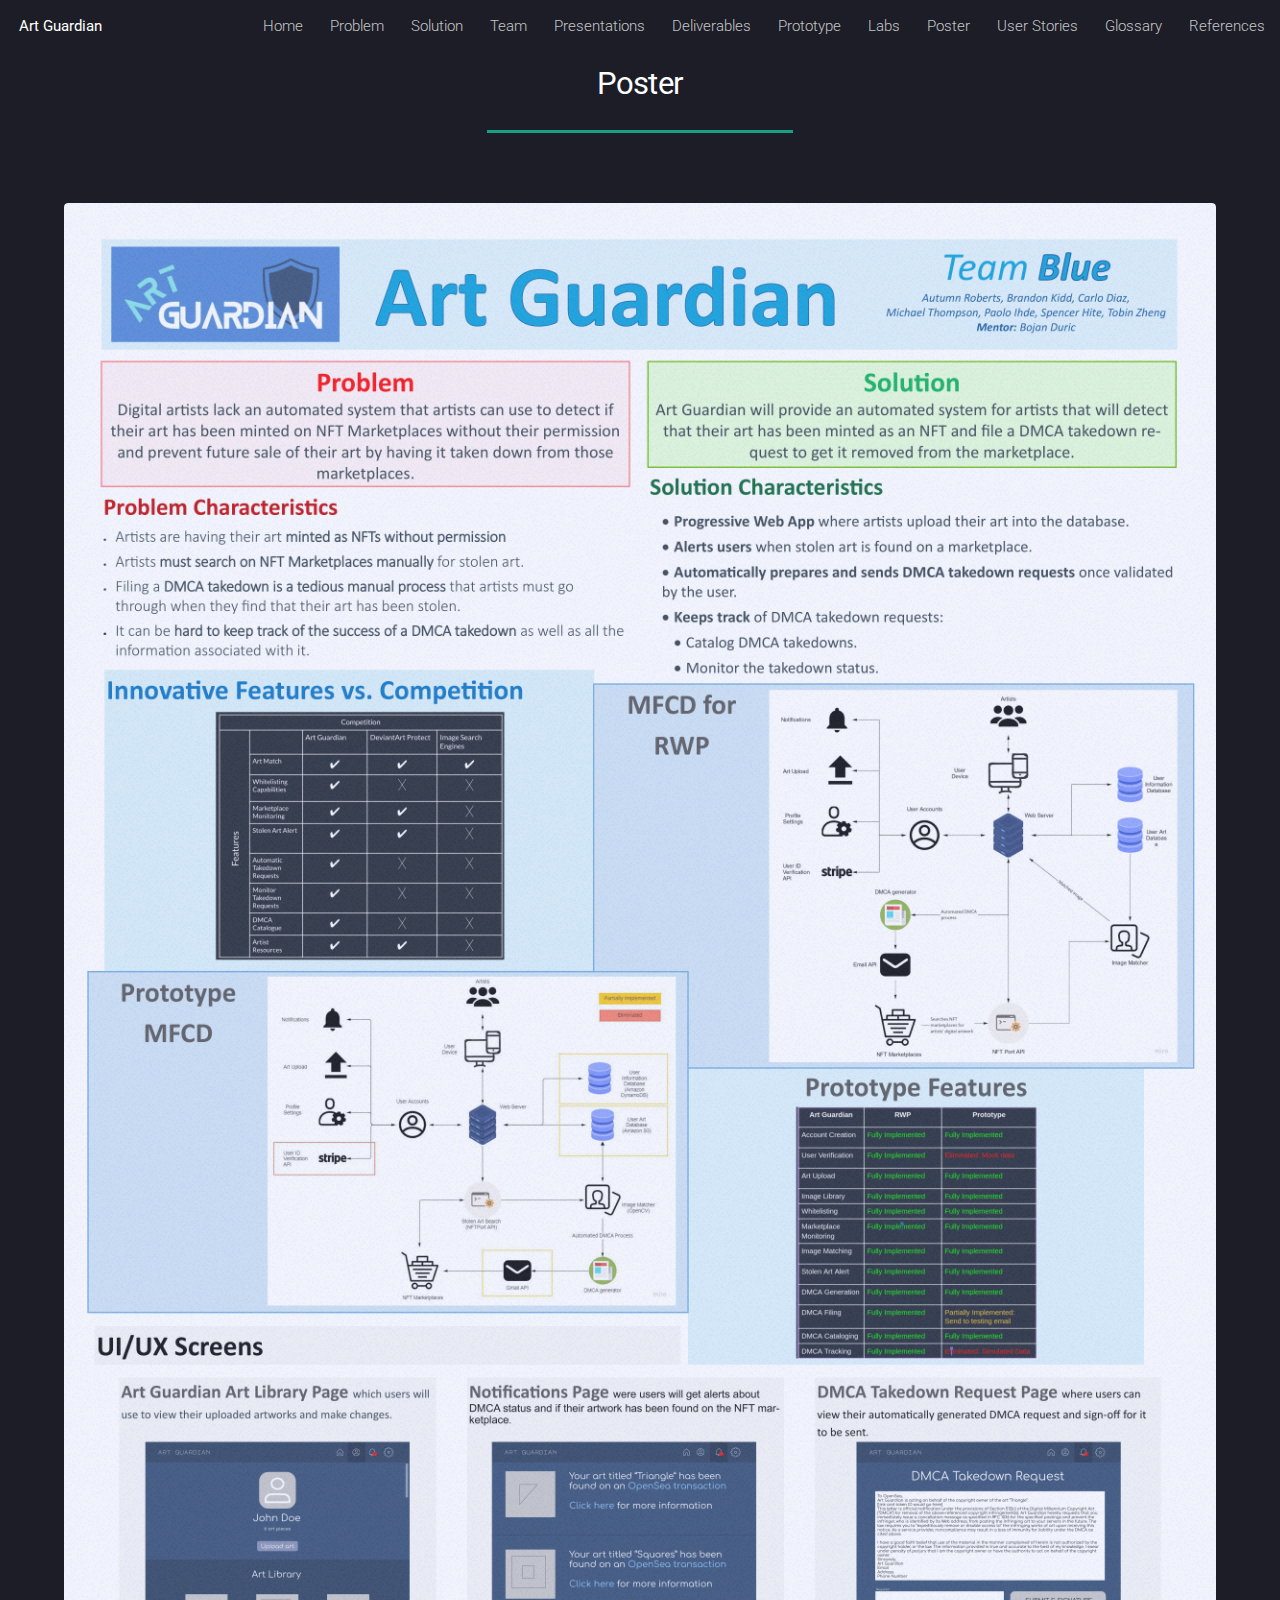
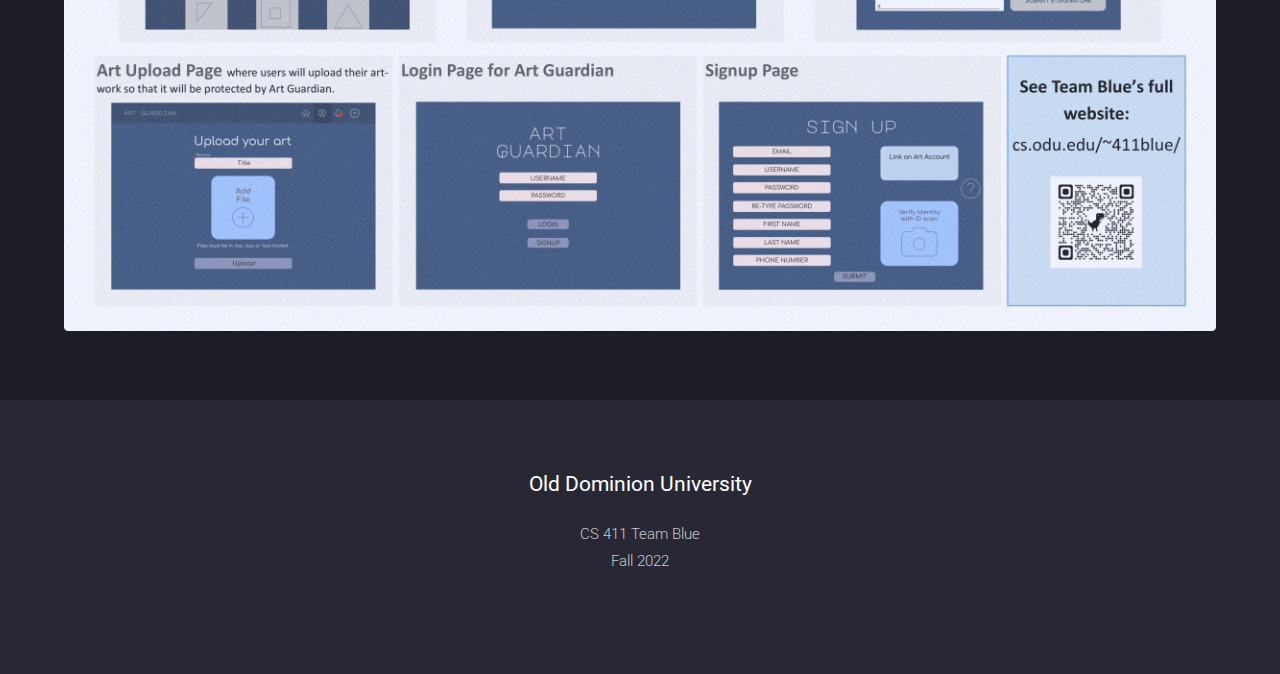
<file: poster.html>
<!DOCTYPE HTML>
<html>
	<head>
		<title>Art Guardian by Team Blue</title>
		<meta charset="utf-8" />
		<meta name="viewport" content="width=device-width, initial-scale=1, user-scalable=no" />
		<link rel="stylesheet" href="assets/css/main.css" />
		<noscript><link rel="stylesheet" href="assets/css/noscript.css" /></noscript>
	</head>
	<body class="is-preload landing">
		<div id="page-wrapper">

			<!-- Header -->
                <header id="header">
                    <h1 id="logo"><a href="index.html">Art Guardian</a></h1>
                    <nav id="nav">
                        <ul>
                            <li><a href="index.html">Home</a></li>
                            <li><a href="./problem.html">Problem</a></li>
                            <li><a href="./solution.html">Solution</a></li>
                            <li><a href="./team.html">Team</a></li>
                            <li>
                                <a href="./presentations.html">Presentations</a>
                                <ul>
                                    <li><a href="./presentations.html#demoFinal">Final Demo</a></li>
                                    <li><a href="./presentations.html#original">Original Presentation</a></li>
                                    <li><a href="./presentations.html#feasibility1">Feasibility v1.0</a></li>
                                    <li><a href="./presentations.html#feasibility2">Feasibility v2.0</a></li>
                                    <li><a href="./presentations.html#design1">Design v1.0</a></li>
                                    <li><a href="./presentations.html#design2">Design v2.0</a></li>
                                    <li><a href="./presentations.html#prototype">Prototype</a></li>
                                </ul>
                            </li>
                            <li>
                                <a href="./deliverables.html#deliverables">
                                    Deliverables
                                </a>
                                <ul>
                                    <li><a href="./deliverables.html#feasibility">Feasibility</a></li>
                                    <li>
                                        <a href="./deliverables.html#design">Design</a>
                                        <ul>
                                            <li><a href="./deliverables.html#wbs">Work Breakdowns</a></li>
                                            <li><a href="./deliverables.html#MFCDv2">MFCD v2.0</a></li>
                                            <li><a href="./deliverables.html#algorithms">Algorithms</a></li>
                                            <li><a href="./deliverables.html#database">Database</a></li>
                                            <li>
                                                <a href="./deliverables.html#mockups">Mockups</a>
                                                <ul>
                                                    <li><a href="./deliverables.html#mobile">Mobile</a></li>
                                                    <li><a href="./deliverables.html#desktop">Desktop</a></li>
                                                </ul>
                                            </li>
                                        </ul>
                                    </li>
                                </ul>
                            </li>
                            <li>
                                <a href="./prototype.html">Prototype</a>
                                <ul>
                                    <li><a href="./prototype.html#prototype">Deliverables</a></li>
                                    <li><a href="./prototype.html#reports">Weekly Development Reports</a></li>
                                    <li><a href="./prototype.html#stories">User Stories</a></li>
                                    <li><a href="./prototype.html#demo1">Demo v1.0</a></li>
                                    <li><a href="./prototype.html#demo2">Demo v2.0</a></li>
                                    <li><a href="./prototype.html#demoFinal">Final Demo</a></li>
                                </ul>
                            </li>
                            
                            <li>
                                <a href="./labs.html">Labs</a>
                                <ul>
                                    <li><a href="./labs.html#lab1outline">Lab 1 Collaborative Outline</a></li>
                                    <li><a href="./labs.html#lab1drafts">Lab 1 Drafts</a></li>
                                    <li><a href="./labs.html#lab1v2">Lab 1 v2.0</a></li>
                                    <li><a href="./labs.html#lab1v3">Lab 1 v3.0</a></li>
                                    <li><a href="./labs.html#lab1final">Lab 1 Final</a></li>
                                    <li><a href="./labs.html#lab2outline">Lab 2 Collaborative Outline</a></li>
                                    <li><a href="./labs.html#lab2individualdrafts">Lab 2 Section 1&2 Drafts</a></li>
                                    <li><a href="./labs.html#lab2individualfinal">Lab 2 Section 1&2 Final</a></li>
                                    <li><a href="./labs.html#lab2sec3">Lab 2 Section 3 Drafts</a></li>
                                    <li><a href="./labs.html#lab3outline">Lab 3 Collaborative Outline</a></li>
                                    <li><a href="./labs.html#lab3versions">Lab 3 Versions</a></li>
                                    <li><a href="./labs.html#lab4outline">Lab 4 Collaborative Outline</a></li>
                                    <li><a href="./labs.html#lab4versions">Lab 4 Versions</a></li>
                                </ul>
                            </li>

                            <li><a href="./poster.html">Poster</a></li>
                            <li><a href="./stories.html">User Stories</a></li>
                            <li><a href="./glossary.html">Glossary</a></li>
                            <li><a href="./references.html#references">References</a></li>
                        </ul>
                    </nav>
                </header>

            <!-- Poster -->
                <div id="main" class="wrapper style1">
                    <div class="container">
                        <header class="major">
                            <h2 class="major">Poster</h2>
                        </header>


                            <div class="overlay">
                                <span class="image fit"><img class="img-responsive" src="./deliverables/prototype/Art Guardian Poster.png" alt="Art Guardian Prototype Poster" /></span>
                                <div class="middle">
                                    <a href="./deliverables/prototype/Art Guardian Poster.png" data-bind="attr:{href: downloadTarget}" class="button primary">View</a>
                                </div>
                            </div>
                    

                    </div>
                </div>
                

            
            <!-- Footer -->
				<footer id="footer">
					<h3>Old Dominion University</h3>
					<p> CS 411 Team Blue <br> Fall 2022 </p>
				</footer>

		</div>

        <!-- Scripts -->
            <script src="assets/js/jquery.min.js"></script>
            <script src="assets/js/jquery.scrolly.min.js"></script>
            <script src="assets/js/jquery.dropotron.min.js"></script>
            <script src="assets/js/jquery.scrollex.min.js"></script>
            <script src="assets/js/browser.min.js"></script>
            <script src="assets/js/breakpoints.min.js"></script>
            <script src="assets/js/util.js"></script>
            <script src="assets/js/main.js"></script>

	</body>
</html>
</file>
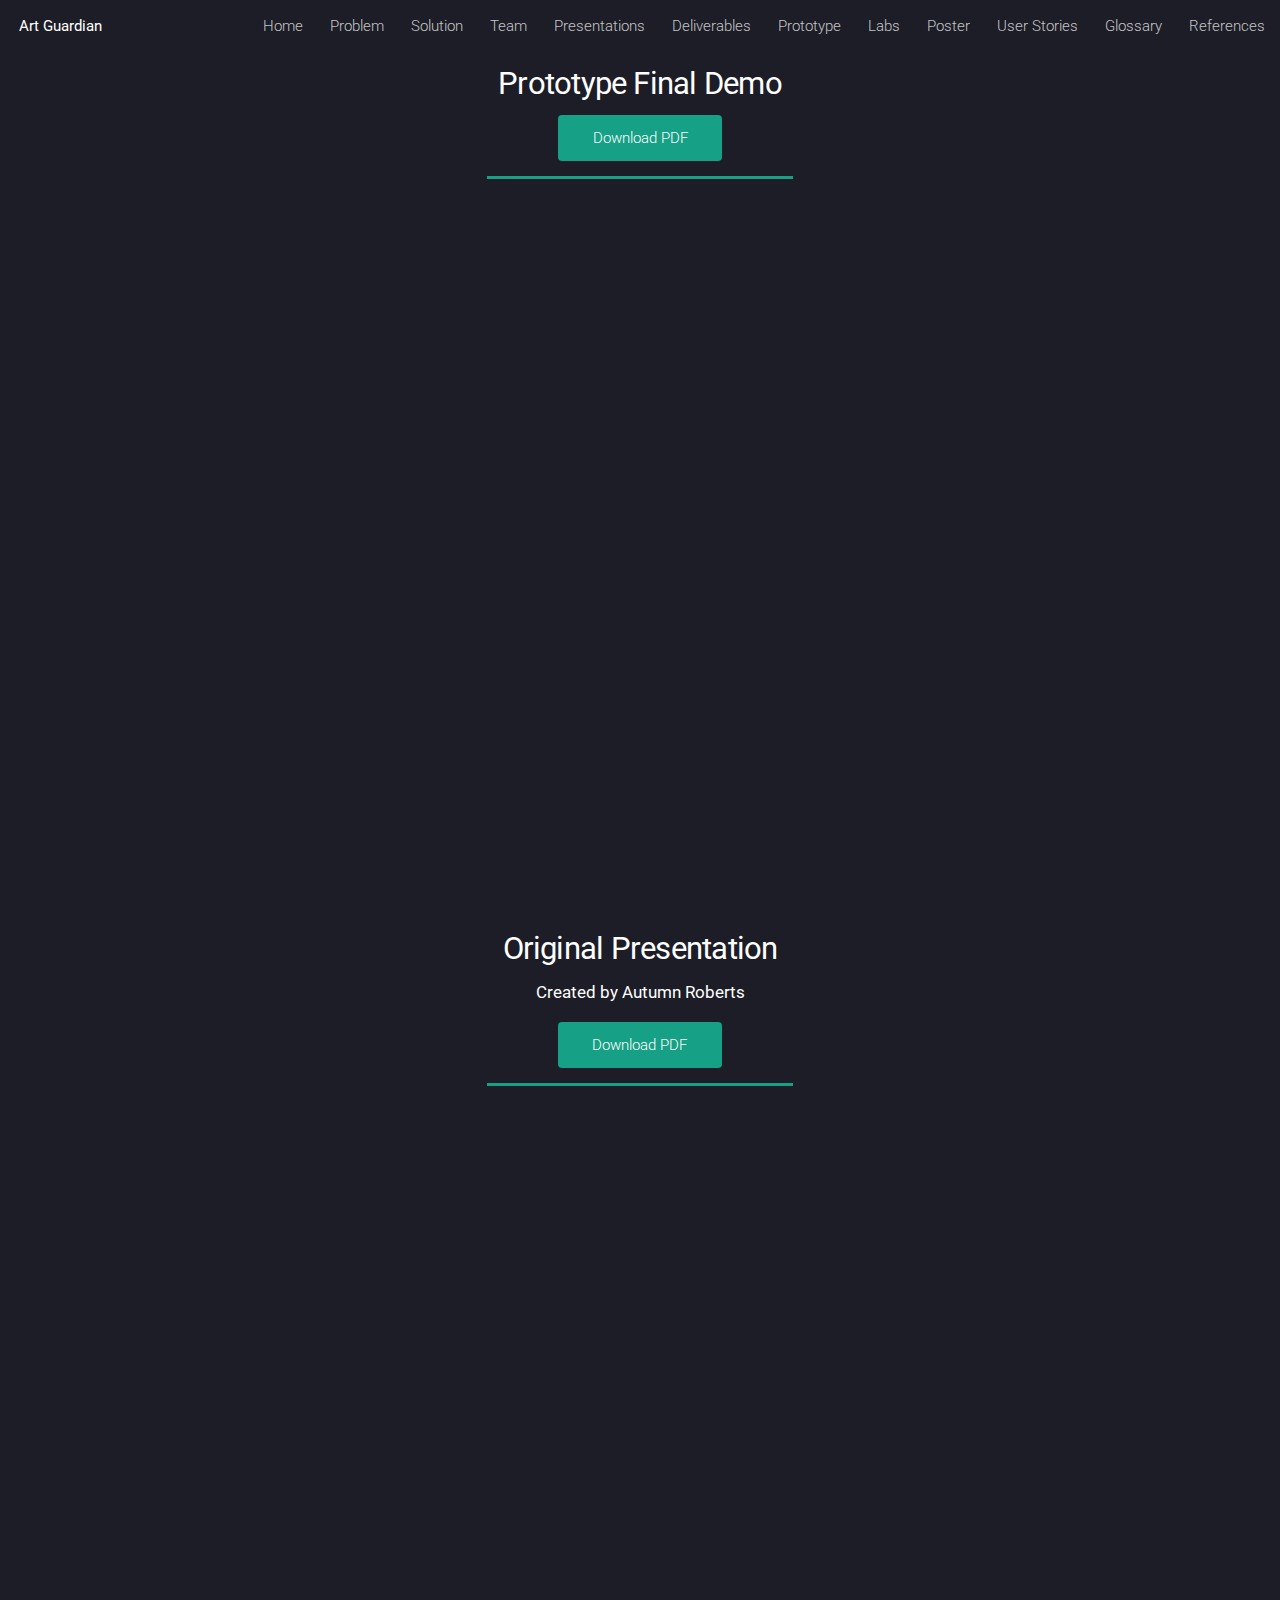
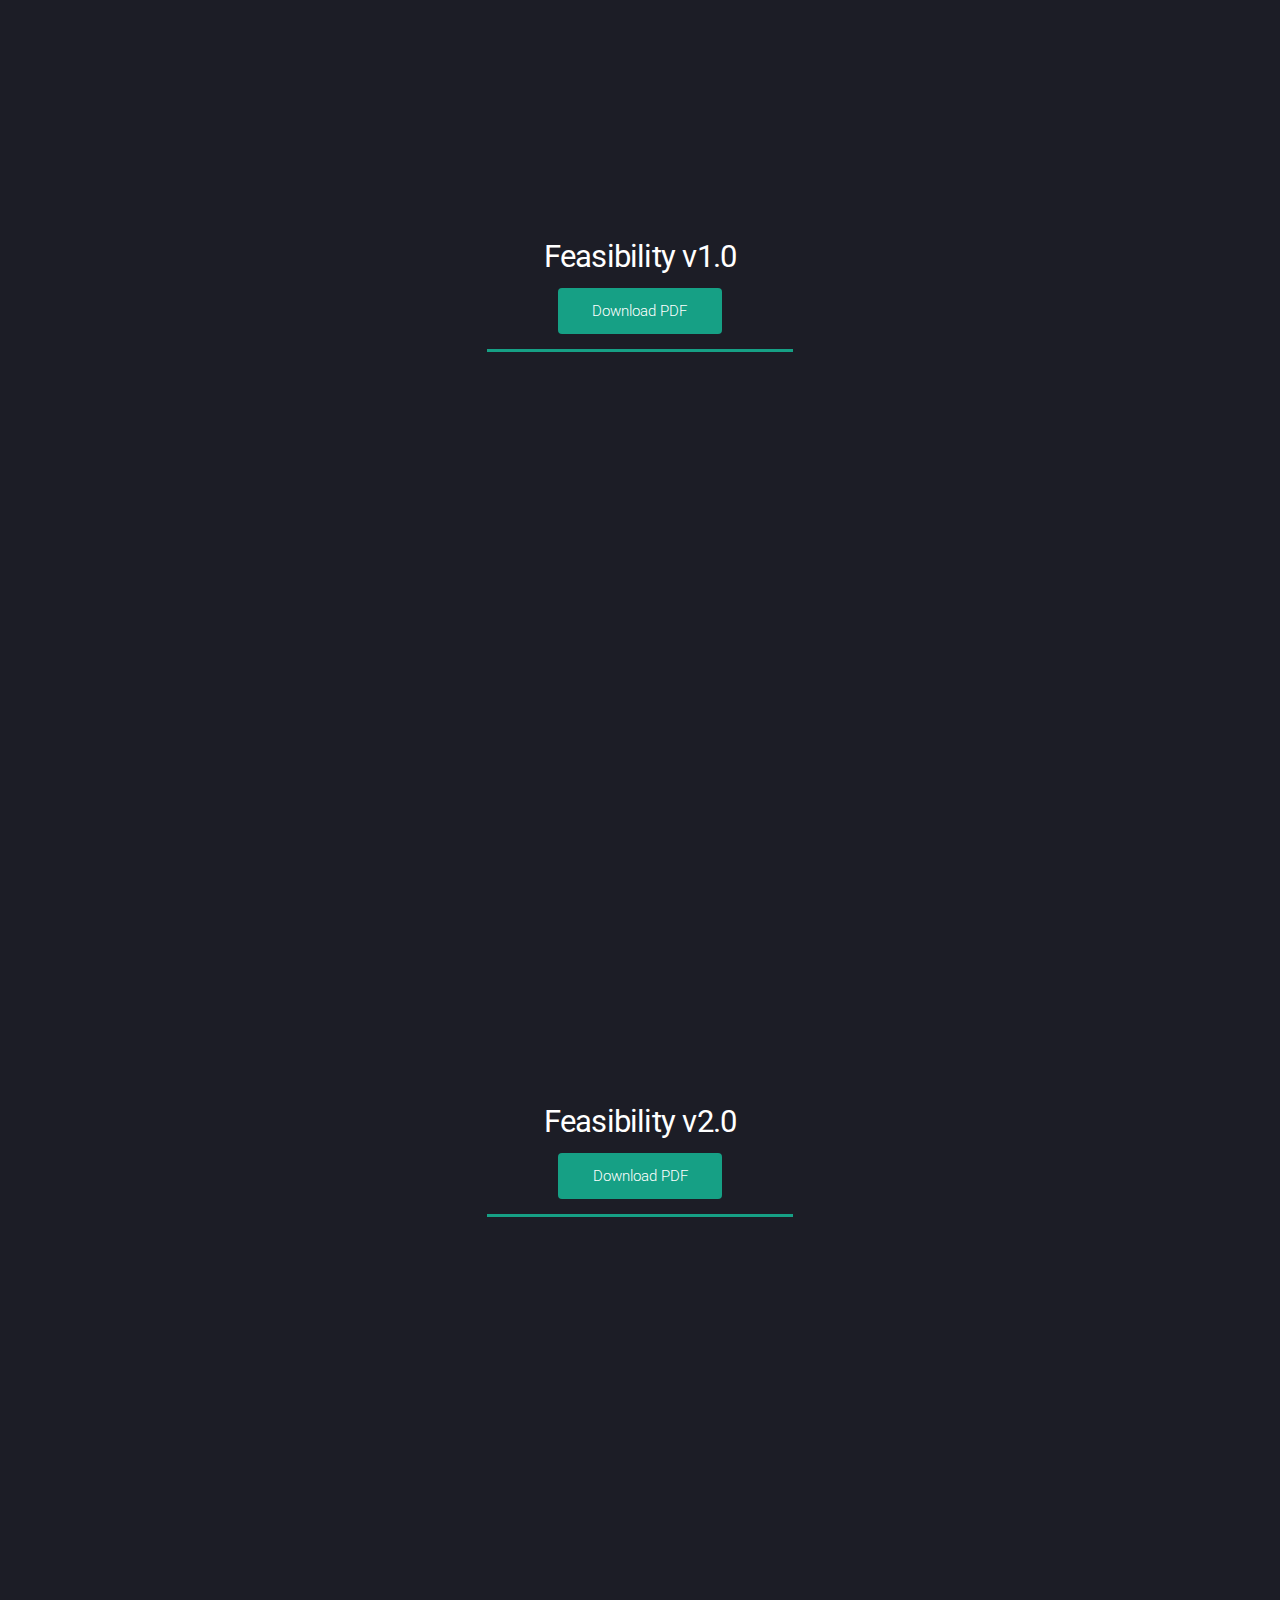
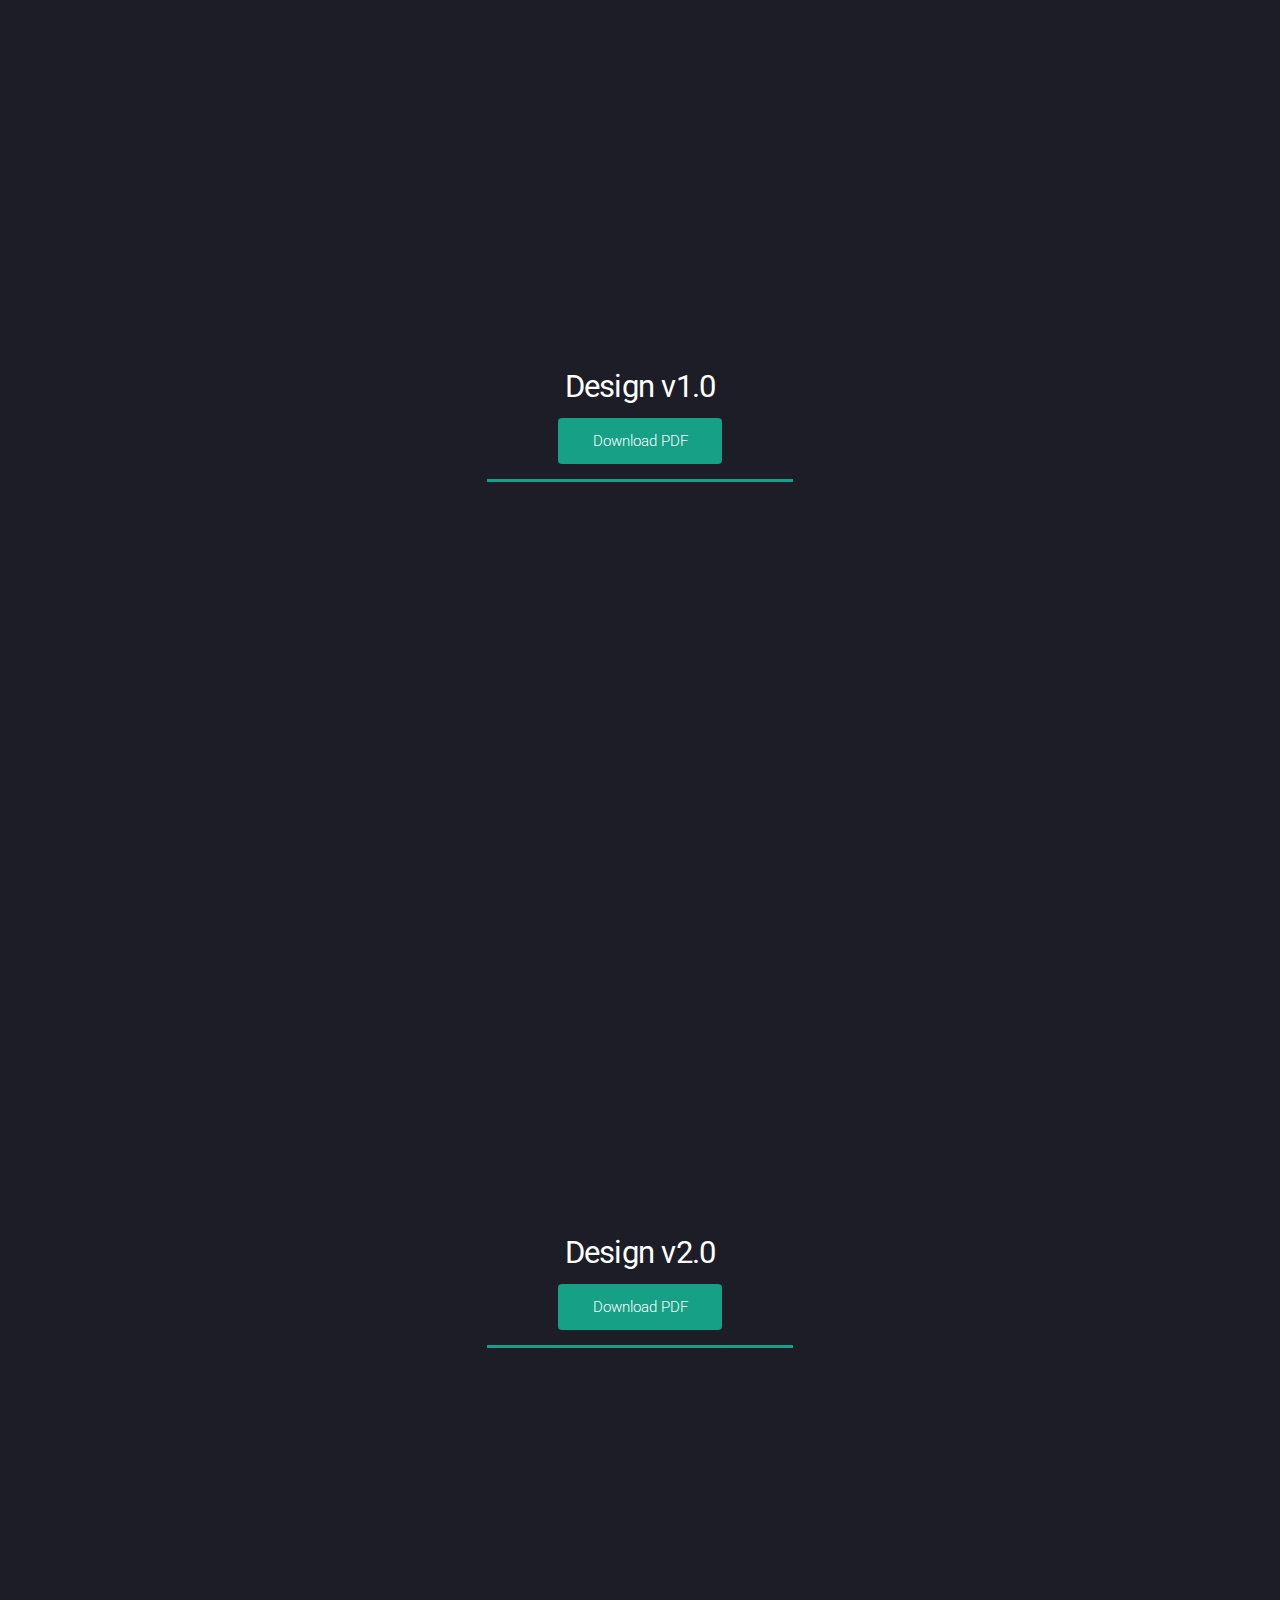
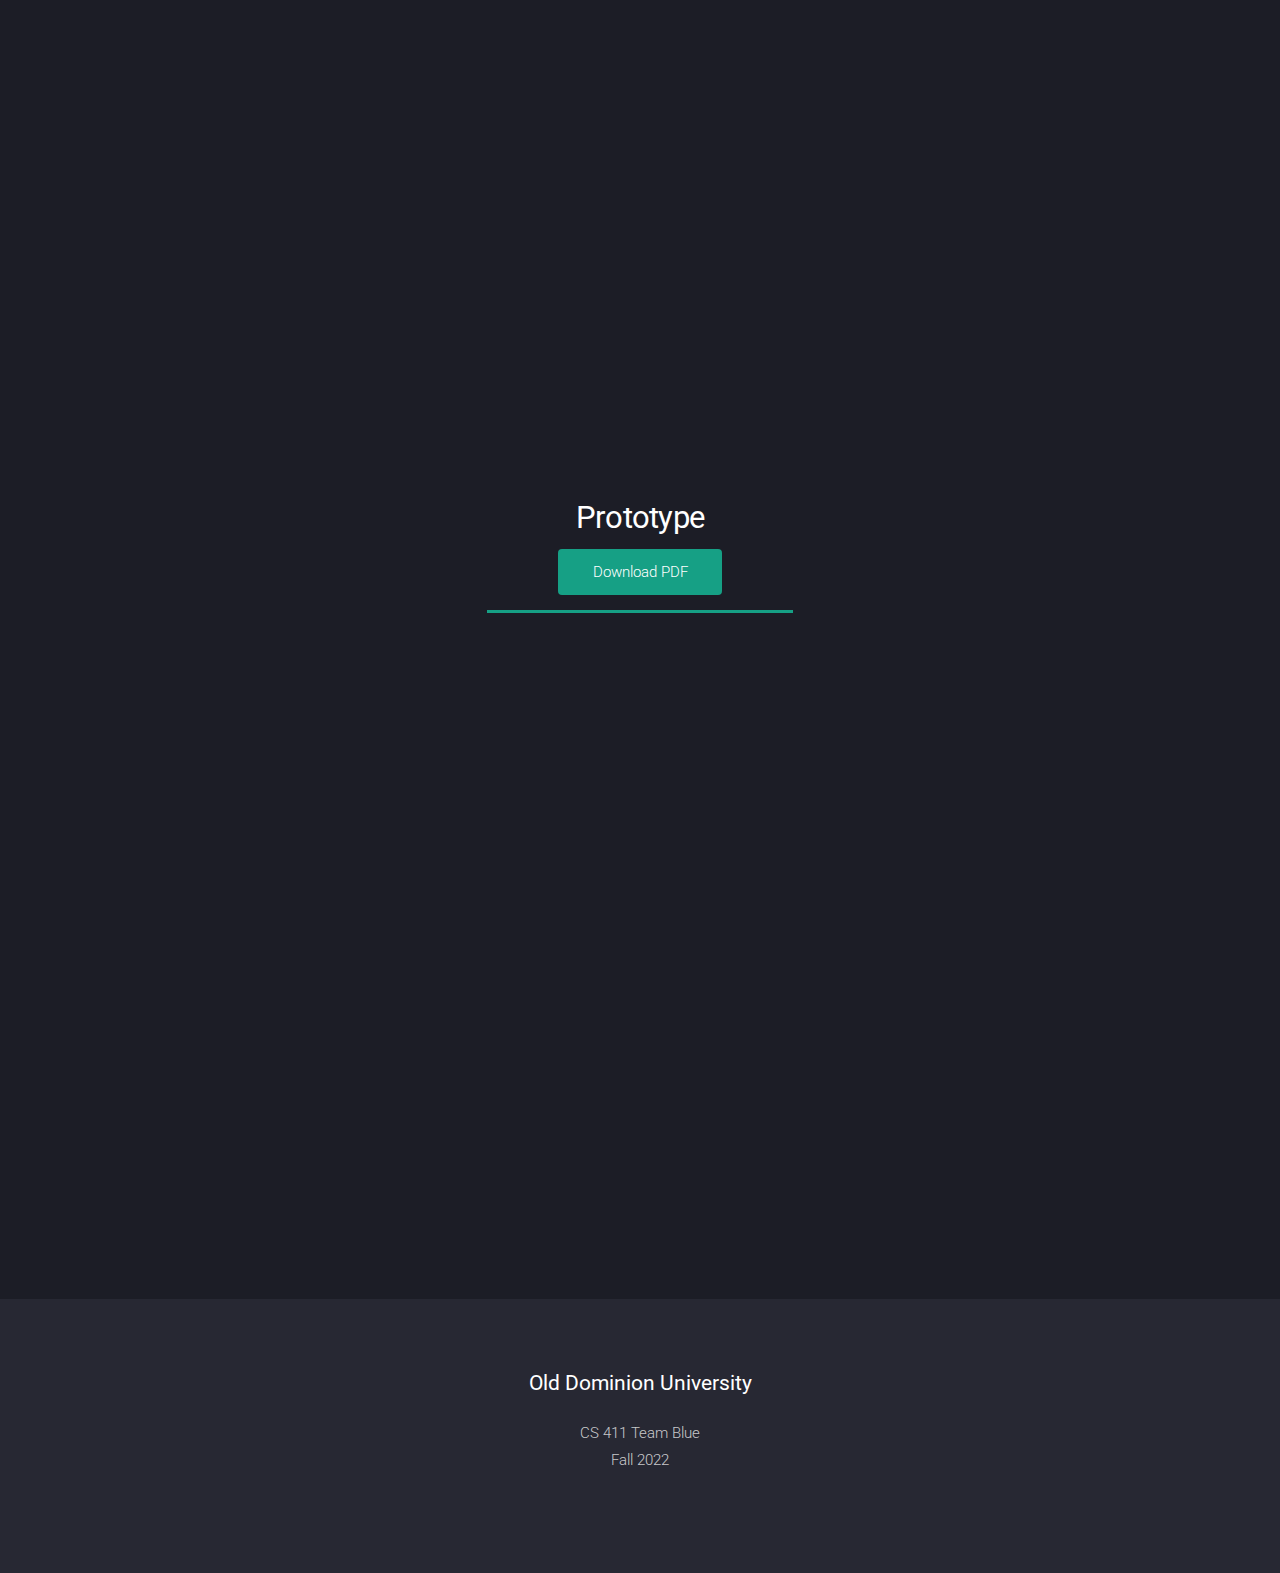
<file: presentations.html>
<!DOCTYPE HTML>
<html>
	<head>
		<title>Art Guardian by Team Blue</title>
		<meta charset="utf-8" />
		<meta name="viewport" content="width=device-width, initial-scale=1, user-scalable=no" />
		<link rel="stylesheet" href="assets/css/main.css" />
		<noscript><link rel="stylesheet" href="assets/css/noscript.css" /></noscript>
	</head>
	<body class="is-preload landing">
		<div id="page-wrapper">

			<!-- Header -->
                <header id="header">
                    <h1 id="logo"><a href="index.html">Art Guardian</a></h1>
                    <nav id="nav">
                        <ul>
                            <li><a href="index.html">Home</a></li>
                            <li><a href="./problem.html">Problem</a></li>
                            <li><a href="./solution.html">Solution</a></li>
                            <li><a href="./team.html">Team</a></li>
                            <li>
                                <a href="./presentations.html">Presentations</a>
                                <ul>
                                    <li><a href="./presentations.html#demoFinal">Final Demo</a></li>
                                    <li><a href="./presentations.html#original">Original Presentation</a></li>
                                    <li><a href="./presentations.html#feasibility1">Feasibility v1.0</a></li>
                                    <li><a href="./presentations.html#feasibility2">Feasibility v2.0</a></li>
                                    <li><a href="./presentations.html#design1">Design v1.0</a></li>
                                    <li><a href="./presentations.html#design2">Design v2.0</a></li>
                                    <li><a href="./presentations.html#prototype">Prototype</a></li>
                                </ul>
                            </li>
                            <li>
                                <a href="./deliverables.html#deliverables">
                                    Deliverables
                                </a>
                                <ul>
                                    <li><a href="./deliverables.html#feasibility">Feasibility</a></li>
                                    <li>
                                        <a href="./deliverables.html#design">Design</a>
                                        <ul>
                                            <li><a href="./deliverables.html#wbs">Work Breakdowns</a></li>
                                            <li><a href="./deliverables.html#MFCDv2">MFCD v2.0</a></li>
                                            <li><a href="./deliverables.html#algorithms">Algorithms</a></li>
                                            <li><a href="./deliverables.html#database">Database</a></li>
                                            <li>
                                                <a href="./deliverables.html#mockups">Mockups</a>
                                                <ul>
                                                    <li><a href="./deliverables.html#mobile">Mobile</a></li>
                                                    <li><a href="./deliverables.html#desktop">Desktop</a></li>
                                                </ul>
                                            </li>
                                        </ul>
                                    </li>
                                </ul>
                            </li>
                            <li>
                                <a href="./prototype.html">Prototype</a>
                                <ul>
                                    <li><a href="./prototype.html#prototype">Deliverables</a></li>
                                    <li><a href="./prototype.html#reports">Weekly Development Reports</a></li>
                                    <li><a href="./prototype.html#stories">User Stories</a></li>
                                    <li><a href="./prototype.html#demo1">Demo v1.0</a></li>
                                    <li><a href="./prototype.html#demo2">Demo v2.0</a></li>
                                    <li><a href="./prototype.html#demoFinal">Final Demo</a></li>
                                </ul>
                            </li>
                            
                            <li>
                                <a href="./labs.html">Labs</a>
                                <ul>
                                    <li><a href="./labs.html#lab1outline">Lab 1 Collaborative Outline</a></li>
                                    <li><a href="./labs.html#lab1drafts">Lab 1 Drafts</a></li>
                                    <li><a href="./labs.html#lab1v2">Lab 1 v2.0</a></li>
                                    <li><a href="./labs.html#lab1v3">Lab 1 v3.0</a></li>
                                    <li><a href="./labs.html#lab1final">Lab 1 Final</a></li>
                                    <li><a href="./labs.html#lab2outline">Lab 2 Collaborative Outline</a></li>
                                    <li><a href="./labs.html#lab2individualdrafts">Lab 2 Section 1&2 Drafts</a></li>
                                    <li><a href="./labs.html#lab2individualfinal">Lab 2 Section 1&2 Final</a></li>
                                    <li><a href="./labs.html#lab2sec3">Lab 2 Section 3 Drafts</a></li>
                                    <li><a href="./labs.html#lab3outline">Lab 3 Collaborative Outline</a></li>
                                    <li><a href="./labs.html#lab3versions">Lab 3 Versions</a></li>
                                    <li><a href="./labs.html#lab4outline">Lab 4 Collaborative Outline</a></li>
                                    <li><a href="./labs.html#lab4versions">Lab 4 Versions</a></li>
                                </ul>
                            </li>

                            <li><a href="./poster.html">Poster</a></li>
                            <li><a href="./stories.html">User Stories</a></li>
                            <li><a href="./glossary.html">Glossary</a></li>
                            <li><a href="./references.html#references">References</a></li>
                        </ul>
                    </nav>
                </header>

            <!-- Presentations -->
                <div id="demoFinal" class="wrapper style1">
                    <div class="container">
                        <section>
                            <header class="major">
                                <h2 class="major">Prototype Final Demo</h2>
                                <div class="align-center">
                                    <a href="./deliverables/prototype/CS 411W Team Blue Final Prototype Presentation.pdf" class="button primary">Download PDF</a>
                                </div>
                            </header>
                            <div class="container align-center">
                                <iframe src="https://docs.google.com/presentation/d/e/2PACX-1vSCSTdoUBJB-TpoyOnrzMyrMB3ck-ss2MhnmEyAZelc0zvqJ8qdW-xInBe5h0g593S8J3OiBVKpWhnX/embed?start=false&loop=false&delayms=60000" frameborder="0" width="960" height="569" allowfullscreen="true" mozallowfullscreen="true" webkitallowfullscreen="true"></iframe>
                            </div>
                        </section>  
                    </div>
                </div>

                <div id="original" class="wrapper style1">
                    <div class="container">
                        <section>
                            <header class="major">
                                <h2 class="major">Original Presentation</h2>
                                <h4>Created by Autumn Roberts</h4>
                                <div class="container align-center">
                                    <a href="./deliverables/presentations/Autumn Roberts NFT Art Theft Tracker Idea Presentation.pdf" class="button primary">Download PDF</a>
                                </div>
                            </header>
                            <div class="container align-center">
                                <iframe src="https://docs.google.com/presentation/d/e/2PACX-1vS_g-Gagm0fTr4OjMlnQ1UHYH7gMFD-NCLvaal25fjjp4cqssudv00ClB-fBrsnVQ/embed?start=false&amp;loop=false&amp;delayms=60000" allowfullscreen="true" mozallowfullscreen="true" webkitallowfullscreen="true" width="960" height="569" frameborder="0"></iframe>
                            </div>
                        </section>  
                    </div>
                </div>

                <div id="feasibility1" class="wrapper style1">
                    <div class="container">
                        <section>
                            <header class="major">
                                <h2 class="major">Feasibility v1.0</h2>
                                <div class="container align-center">
                                    <a href="./deliverables/presentations/CS410 Team Blue Feasibility Presentation.pdf" class="button primary">Download PDF</a>
                                </div>
                            </header>
                            <div class="container align-center">
                                <iframe src="https://docs.google.com/presentation/d/e/2PACX-1vQn-3sBvq-V9zIC20ch8txweo3FXDdndAwk5_Z-utcz5s0pfCukxrcTZVsKw-oWRAWeYvMb03MFk9Q1/embed?start=false&loop=true&delayms=60000" frameborder="0" width="960" height="569" allowfullscreen="true" mozallowfullscreen="true" webkitallowfullscreen="true"></iframe>
                            </div>
                            
                        </section>  
                    </div>
                </div>

                <div id="feasibility2" class="wrapper style1">
                    <div class="container">
                        <section>
                            <header class="major">
                                <h2 class="major">Feasibility v2.0</h2>
                                <div class="align-center">
                                    <a href="./deliverables/presentations/CS410 Team Blue Feasibility Presentation v2.0.pdf" class="button primary">Download PDF</a>
                                </div>
                            </header>
                            <div class="container align-center">
                                <iframe src="https://docs.google.com/presentation/d/e/2PACX-1vRZz37go2Yvg4u1mWv1sh_yaacdNuw8xNxfLFPlkbEo5Loh1xcsEtIwQfI1-3lG2Jj4e9BviFySOF1S/embed?start=false&loop=false&delayms=60000" frameborder="0" width="960" height="569" allowfullscreen="true" mozallowfullscreen="true" webkitallowfullscreen="true"></iframe>
                            </div>
                        </section>  
                    </div>
                </div>

                <div id="design1" class="wrapper style1">
                    <div class="container">
                        <section>
                            <header class="major">
                                <h2 class="major">Design v1.0</h2>
                                <div class="align-center">
                                    <a href="./deliverables/presentations/Art Guardian Design Presentation.pdf" class="button primary">Download PDF</a>
                                </div>
                            </header>
                            <div class="container align-center">
                                <iframe src="https://docs.google.com/presentation/d/e/2PACX-1vTo8sP617suFjVa0wNzXLdkftidhG8e1cdjMUdhfGmVvpn-oD8DdMt0BdWFD3yK989RdqW7GHZcX7Do/embed?start=false&loop=false&delayms=60000" frameborder="0" width="960" height="569" allowfullscreen="true" mozallowfullscreen="true" webkitallowfullscreen="true"></iframe>
                            </div>
                        </section>  
                    </div>
                </div>

                <div id="design2" class="wrapper style1">
                    <div class="container">
                        <section>
                            <header class="major">
                                <h2 class="major">Design v2.0</h2>
                                <div class="align-center">
                                    <a href="./deliverables/presentations/Art Guardian Design Presentation v2.0.pdf" class="button primary">Download PDF</a>
                                </div>
                            </header>
                            <div class="container align-center">
                                <iframe src="https://docs.google.com/presentation/d/e/2PACX-1vQFhDDGEK43alewrE1oD1Ek4g2Sp1qFgUs6hGdIWyECDM0GMzY-VTJNteT_umFVpJwcWTRm0G7EncQH/embed?start=false&loop=false&delayms=3000" frameborder="0" width="960" height="569" allowfullscreen="true" mozallowfullscreen="true" webkitallowfullscreen="true"></iframe>
                            </div>
                        </section>  
                    </div>
                </div>

                <div id="prototype" class="wrapper style1">
                    <div class="container">
                        <section>
                            <header class="major">
                                <h2 class="major">Prototype</h2>
                                <div class="align-center">
                                    <a href="./deliverables/presentations/Art Guardian Prototype Presentation.pdf" class="button primary">Download PDF</a>
                                </div>
                            </header>
                            <div class="container align-center">
                                <iframe src="https://docs.google.com/presentation/d/e/2PACX-1vQieI1pxDiRz5xyPKrEcyNCrfZ9nIFxtvaF4IFB-3iuJXNPsjArx15IYtvwyhKG_EtMjtaquRWf44iX/embed?start=false&loop=false&delayms=3000" frameborder="0" width="960" height="569" allowfullscreen="true" mozallowfullscreen="true" webkitallowfullscreen="true"></iframe>
                            </div>
                        </section>  
                    </div>
                </div>

            <!-- Footer -->
				<footer id="footer">
					<h3>Old Dominion University</h3>
					<p> CS 411 Team Blue <br> Fall 2022 </p>
				</footer>

		</div>

        <!-- Scripts -->
            <script src="assets/js/jquery.min.js"></script>
            <script src="assets/js/jquery.scrolly.min.js"></script>
            <script src="assets/js/jquery.dropotron.min.js"></script>
            <script src="assets/js/jquery.scrollex.min.js"></script>
            <script src="assets/js/browser.min.js"></script>
            <script src="assets/js/breakpoints.min.js"></script>
            <script src="assets/js/util.js"></script>
            <script src="assets/js/main.js"></script>

	</body>
</html>
</file>
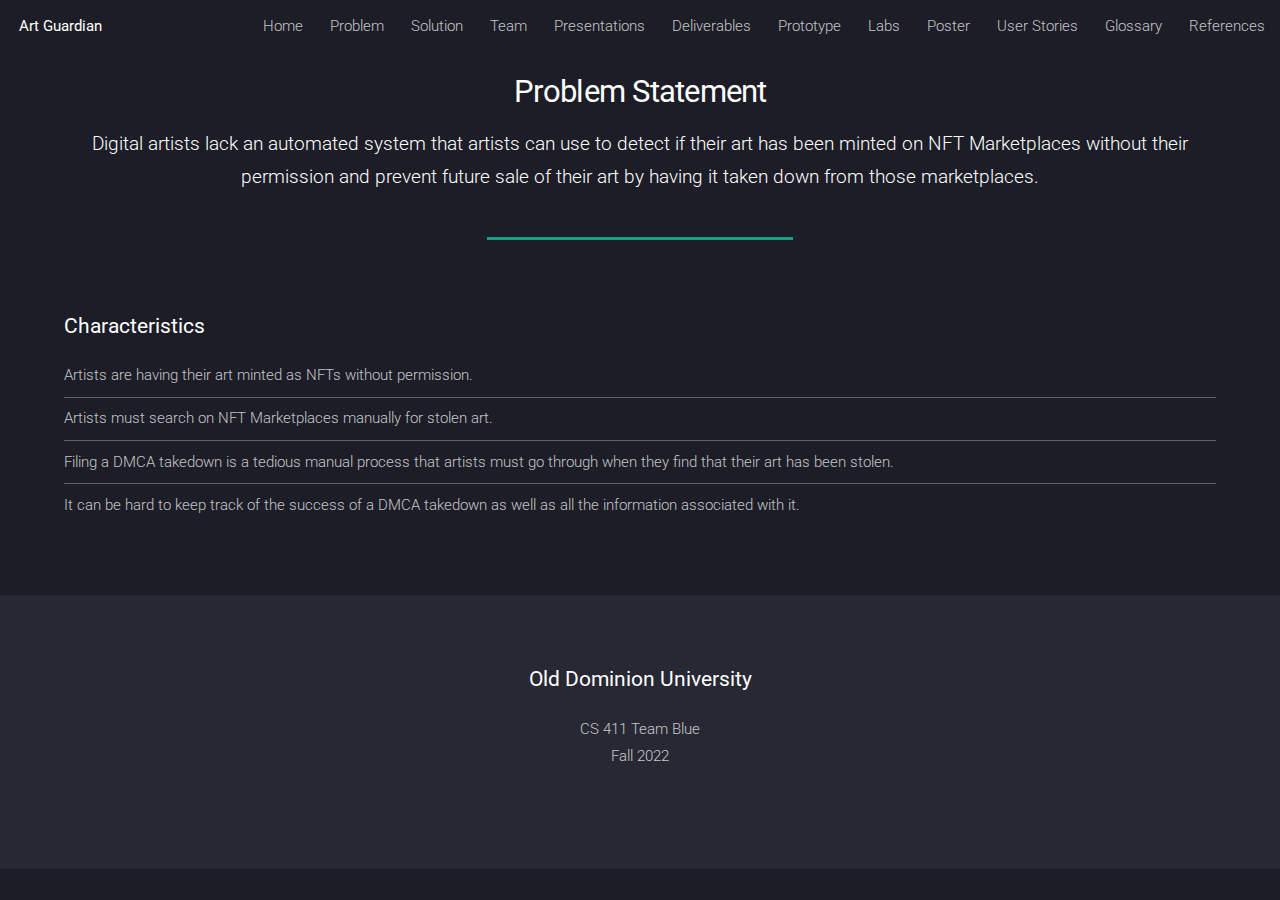
<file: problem.html>
<!DOCTYPE HTML>
<html>
	<head>
		<title>Art Guardian by Team Blue</title>
		<meta charset="utf-8" />
		<meta name="viewport" content="width=device-width, initial-scale=1, user-scalable=no" />
		<link rel="stylesheet" href="assets/css/main.css" />
		<noscript><link rel="stylesheet" href="assets/css/noscript.css" /></noscript>
	</head>
	<body class="is-preload landing">
		<div id="page-wrapper">

			<!-- Header -->
                <header id="header">
                    <h1 id="logo"><a href="index.html">Art Guardian</a></h1>
                    <nav id="nav">
                        <ul>
                            <li><a href="index.html">Home</a></li>
                            <li><a href="./problem.html">Problem</a></li>
                            <li><a href="./solution.html">Solution</a></li>
                            <li><a href="./team.html">Team</a></li>
                            <li>
                                <a href="./presentations.html">Presentations</a>
                                <ul>
                                    <li><a href="./presentations.html#demoFinal">Final Demo</a></li>
                                    <li><a href="./presentations.html#original">Original Presentation</a></li>
                                    <li><a href="./presentations.html#feasibility1">Feasibility v1.0</a></li>
                                    <li><a href="./presentations.html#feasibility2">Feasibility v2.0</a></li>
                                    <li><a href="./presentations.html#design1">Design v1.0</a></li>
                                    <li><a href="./presentations.html#design2">Design v2.0</a></li>
                                    <li><a href="./presentations.html#prototype">Prototype</a></li>
                                </ul>
                            </li>
                            <li>
                                <a href="./deliverables.html#deliverables">
                                    Deliverables
                                </a>
                                <ul>
                                    <li><a href="./deliverables.html#feasibility">Feasibility</a></li>
                                    <li>
                                        <a href="./deliverables.html#design">Design</a>
                                        <ul>
                                            <li><a href="./deliverables.html#wbs">Work Breakdowns</a></li>
                                            <li><a href="./deliverables.html#MFCDv2">MFCD v2.0</a></li>
                                            <li><a href="./deliverables.html#algorithms">Algorithms</a></li>
                                            <li><a href="./deliverables.html#database">Database</a></li>
                                            <li>
                                                <a href="./deliverables.html#mockups">Mockups</a>
                                                <ul>
                                                    <li><a href="./deliverables.html#mobile">Mobile</a></li>
                                                    <li><a href="./deliverables.html#desktop">Desktop</a></li>
                                                </ul>
                                            </li>
                                        </ul>
                                    </li>
                                </ul>
                            </li>
                            <li>
                                <a href="./prototype.html">Prototype</a>
                                <ul>
                                    <li><a href="./prototype.html#prototype">Deliverables</a></li>
                                    <li><a href="./prototype.html#reports">Weekly Development Reports</a></li>
                                    <li><a href="./prototype.html#stories">User Stories</a></li>
                                    <li><a href="./prototype.html#demo1">Demo v1.0</a></li>
                                    <li><a href="./prototype.html#demo2">Demo v2.0</a></li>
                                    <li><a href="./prototype.html#demoFinal">Final Demo</a></li>
                                </ul>
                            </li>
                            
                            <li>
                                <a href="./labs.html">Labs</a>
                                <ul>
                                    <li><a href="./labs.html#lab1outline">Lab 1 Collaborative Outline</a></li>
                                    <li><a href="./labs.html#lab1drafts">Lab 1 Drafts</a></li>
                                    <li><a href="./labs.html#lab1v2">Lab 1 v2.0</a></li>
                                    <li><a href="./labs.html#lab1v3">Lab 1 v3.0</a></li>
                                    <li><a href="./labs.html#lab1final">Lab 1 Final</a></li>
                                    <li><a href="./labs.html#lab2outline">Lab 2 Collaborative Outline</a></li>
                                    <li><a href="./labs.html#lab2individualdrafts">Lab 2 Section 1&2 Drafts</a></li>
                                    <li><a href="./labs.html#lab2individualfinal">Lab 2 Section 1&2 Final</a></li>
                                    <li><a href="./labs.html#lab2sec3">Lab 2 Section 3 Drafts</a></li>
                                    <li><a href="./labs.html#lab3outline">Lab 3 Collaborative Outline</a></li>
                                    <li><a href="./labs.html#lab3versions">Lab 3 Versions</a></li>
                                    <li><a href="./labs.html#lab4outline">Lab 4 Collaborative Outline</a></li>
                                    <li><a href="./labs.html#lab4versions">Lab 4 Versions</a></li>
                                </ul>
                            </li>

                            <li><a href="./poster.html">Poster</a></li>
                            <li><a href="./stories.html">User Stories</a></li>
                            <li><a href="./glossary.html">Glossary</a></li>
                            <li><a href="./references.html#references">References</a></li>
                        </ul>
                    </nav>
                </header>
            
            <!-- Problem -->
                <div id="main" class="wrapper style1">
                    <div class="container">
                        <header class="major">
                            <h2>Problem Statement</h2>
                            <p>
                                Digital artists lack an automated system that artists can use to detect if their art has been minted on NFT Marketplaces without their permission and prevent future sale of their art by having it taken down from those marketplaces.
                            </p>
                        </header>

                        <!-- Characteristics -->
                        <section>
                            <h3>Characteristics</h3>
                            <ul class="alt">
                                <li>Artists are having their art minted as NFTs without permission.</li>
                                <li>Artists must search on NFT Marketplaces manually for stolen art.</li>
                                <li>Filing a DMCA takedown is a tedious manual process that artists must go through when they find that their art has been stolen.</li>
                                <li>It can be hard to keep track of the success of a DMCA takedown as well as all the information associated with it.</li>
                            </ul>
                        </section>
                        
                    </div>
                </div>

            <!-- Footer -->
				<footer id="footer">
					<h3>Old Dominion University</h3>
					<p> CS 411 Team Blue <br> Fall 2022 </p>
				</footer>

		</div>

        <!-- Scripts -->
            <script src="assets/js/jquery.min.js"></script>
            <script src="assets/js/jquery.scrolly.min.js"></script>
            <script src="assets/js/jquery.dropotron.min.js"></script>
            <script src="assets/js/jquery.scrollex.min.js"></script>
            <script src="assets/js/browser.min.js"></script>
            <script src="assets/js/breakpoints.min.js"></script>
            <script src="assets/js/util.js"></script>
            <script src="assets/js/main.js"></script>

	</body>
</html>
</file>
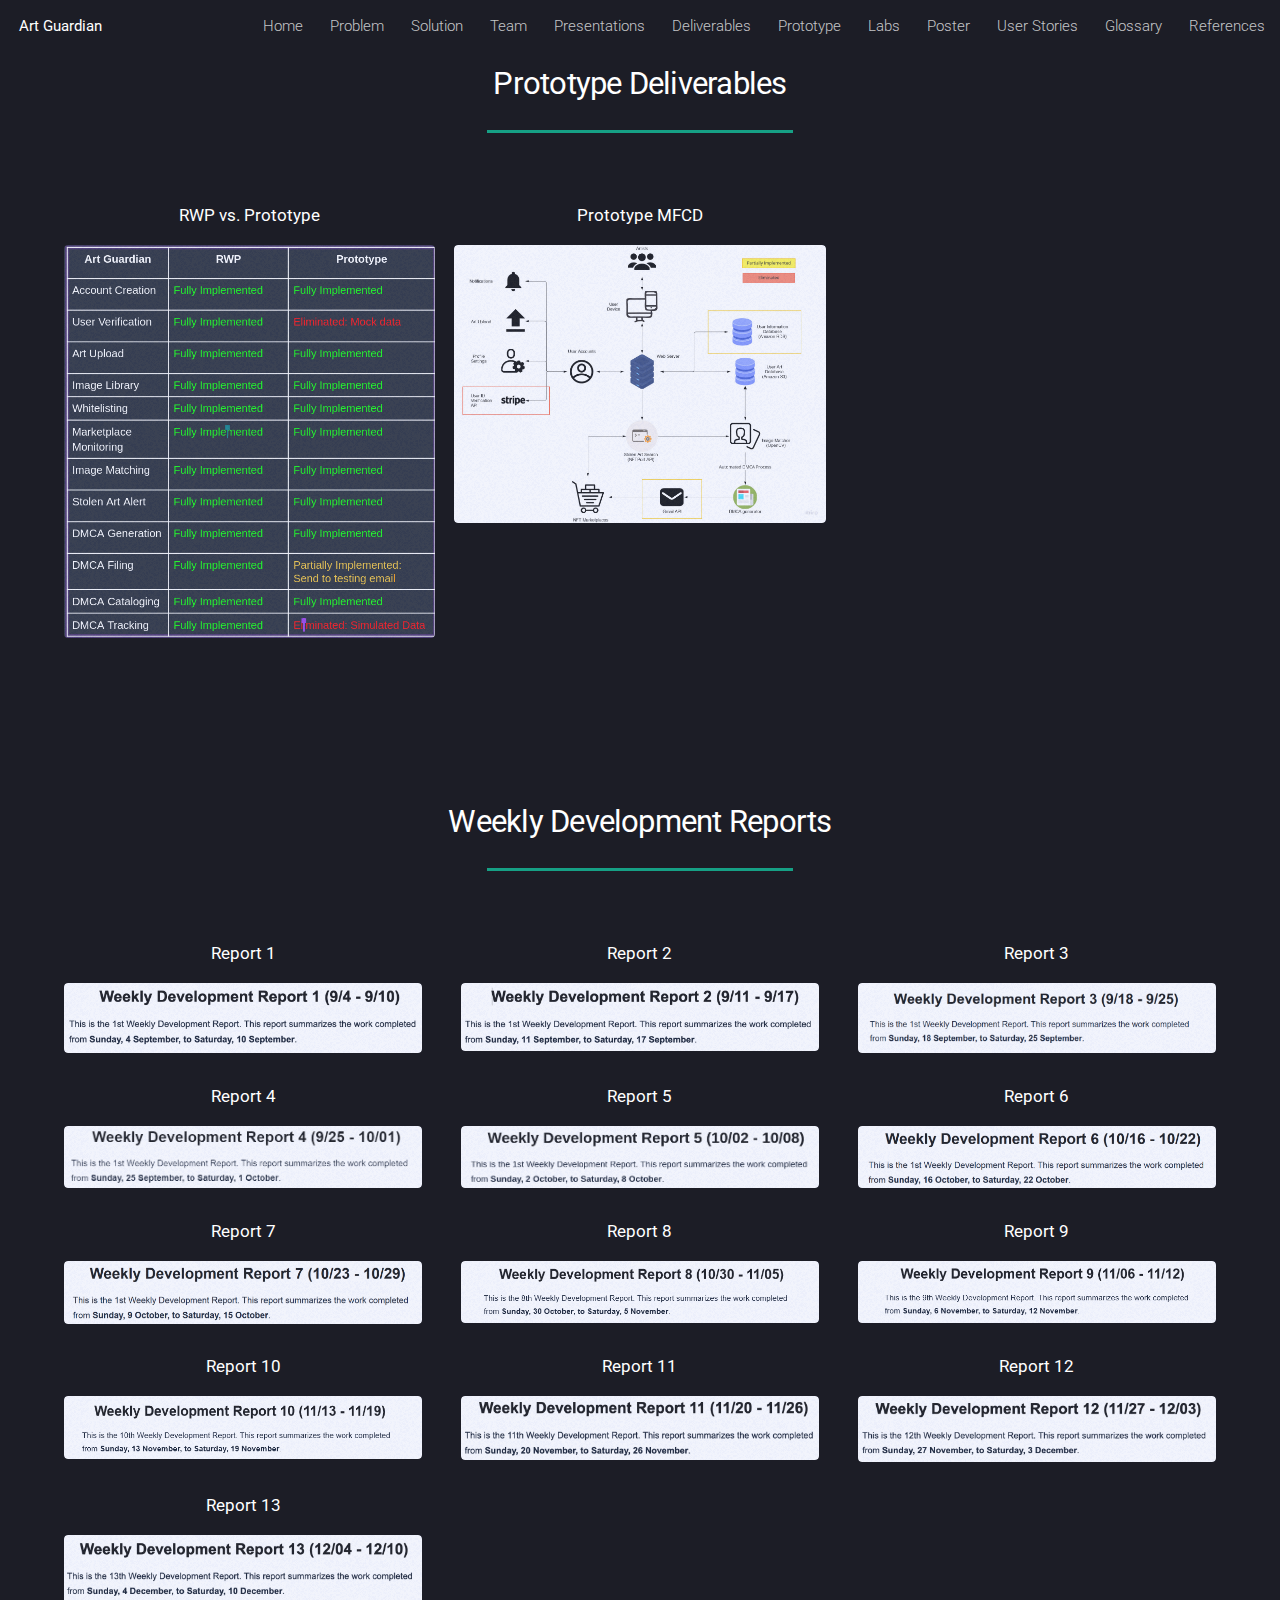
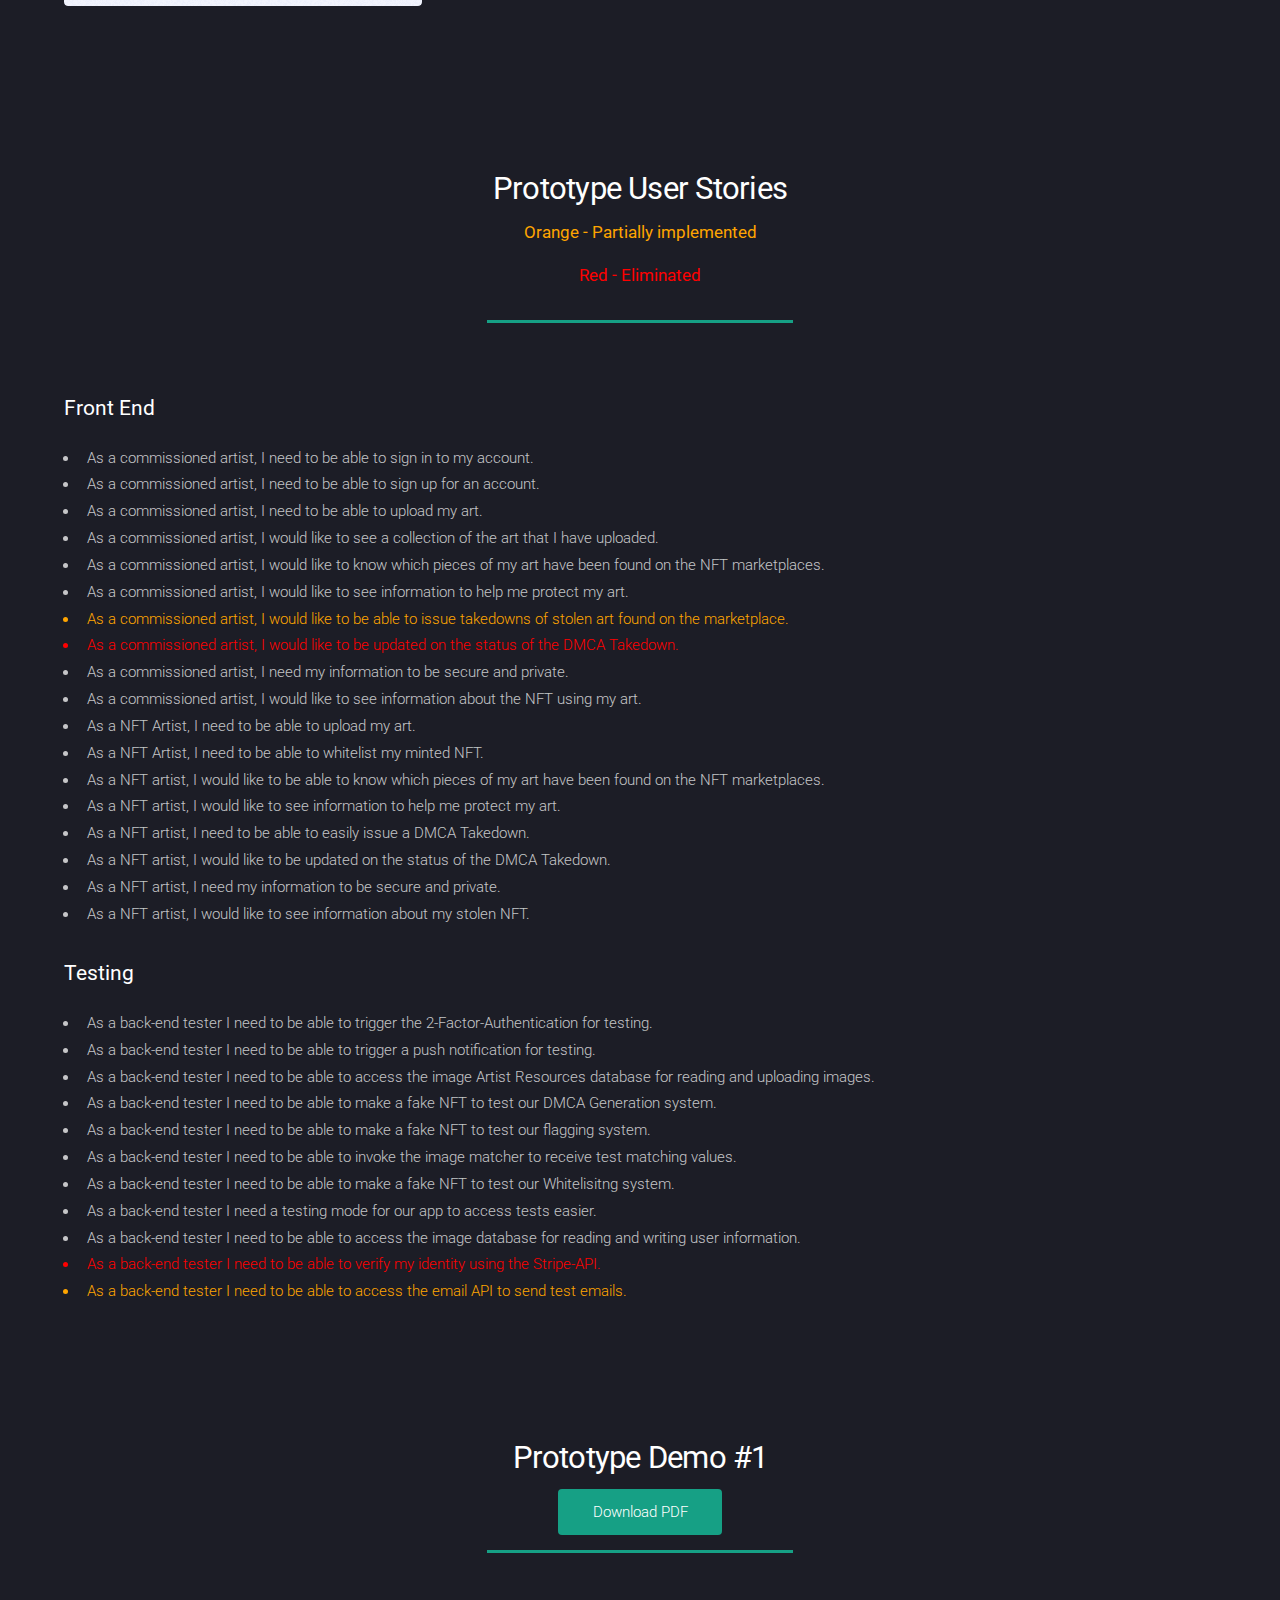
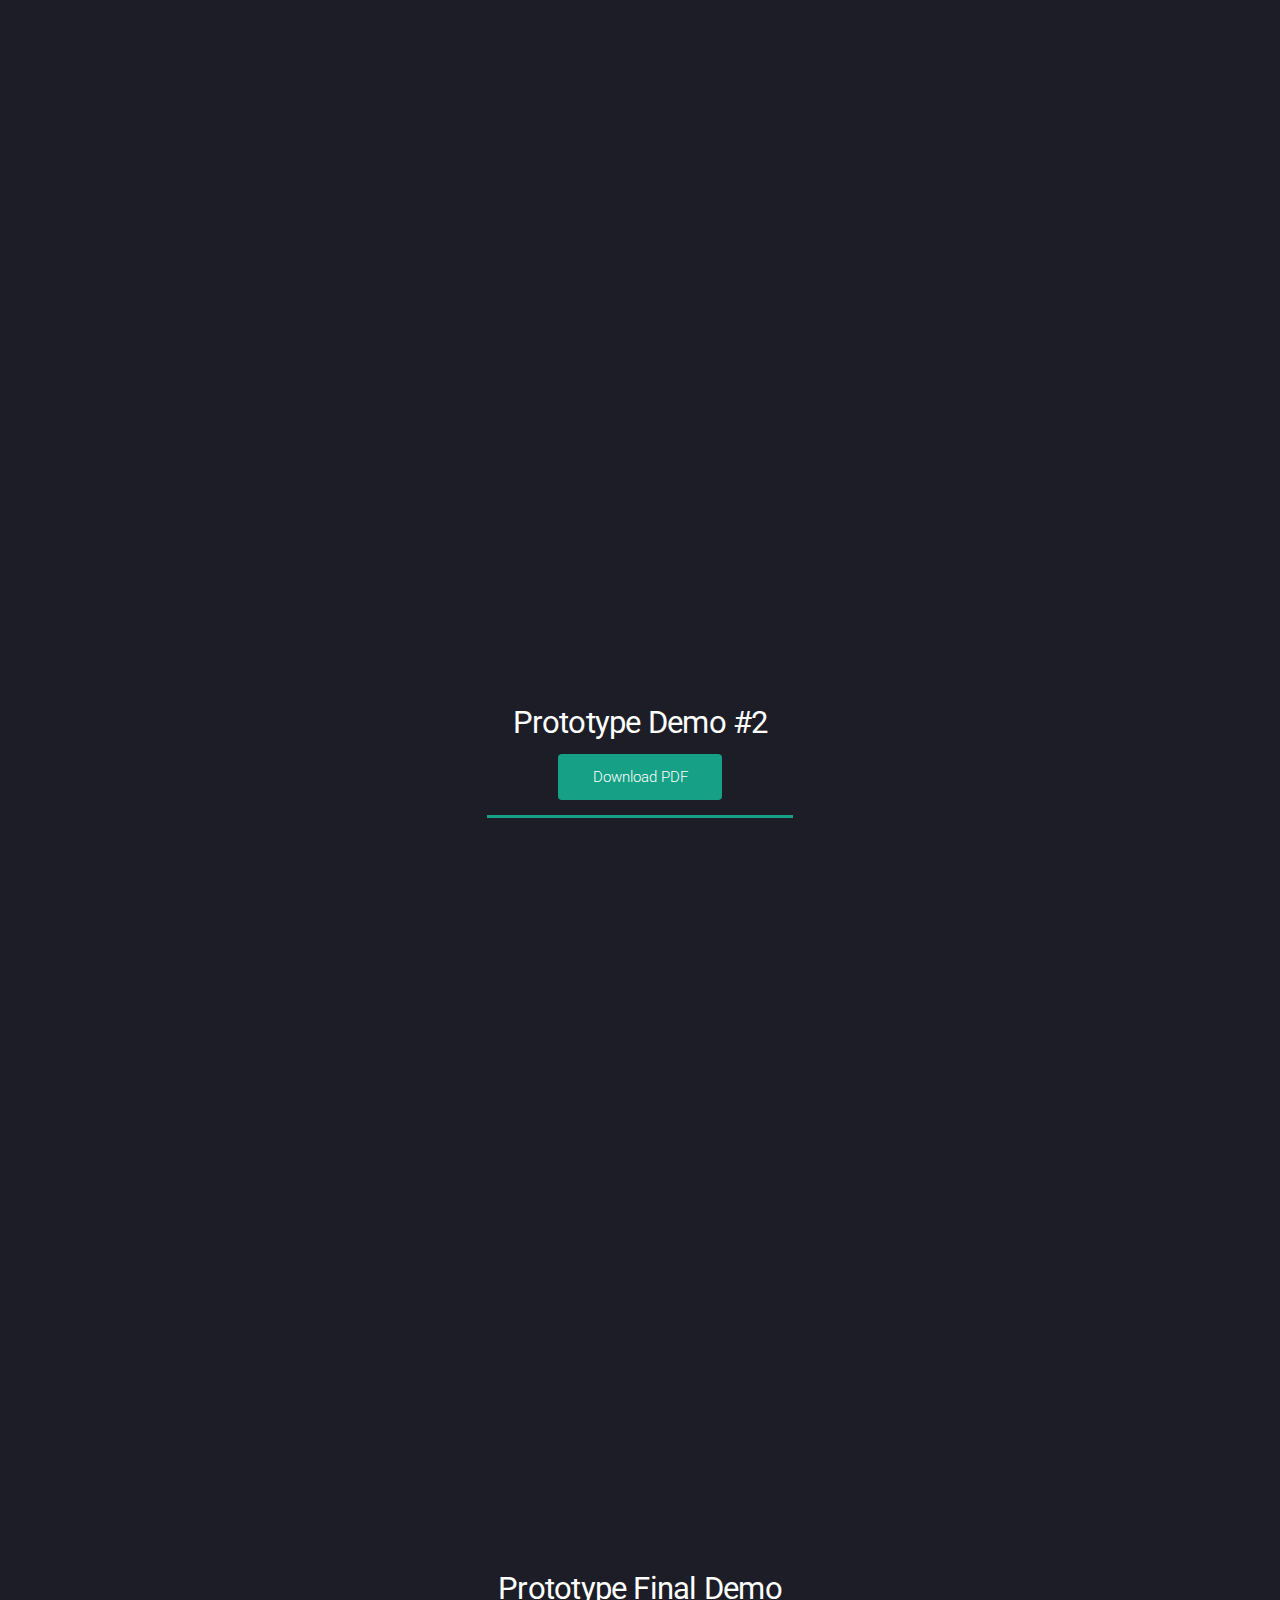
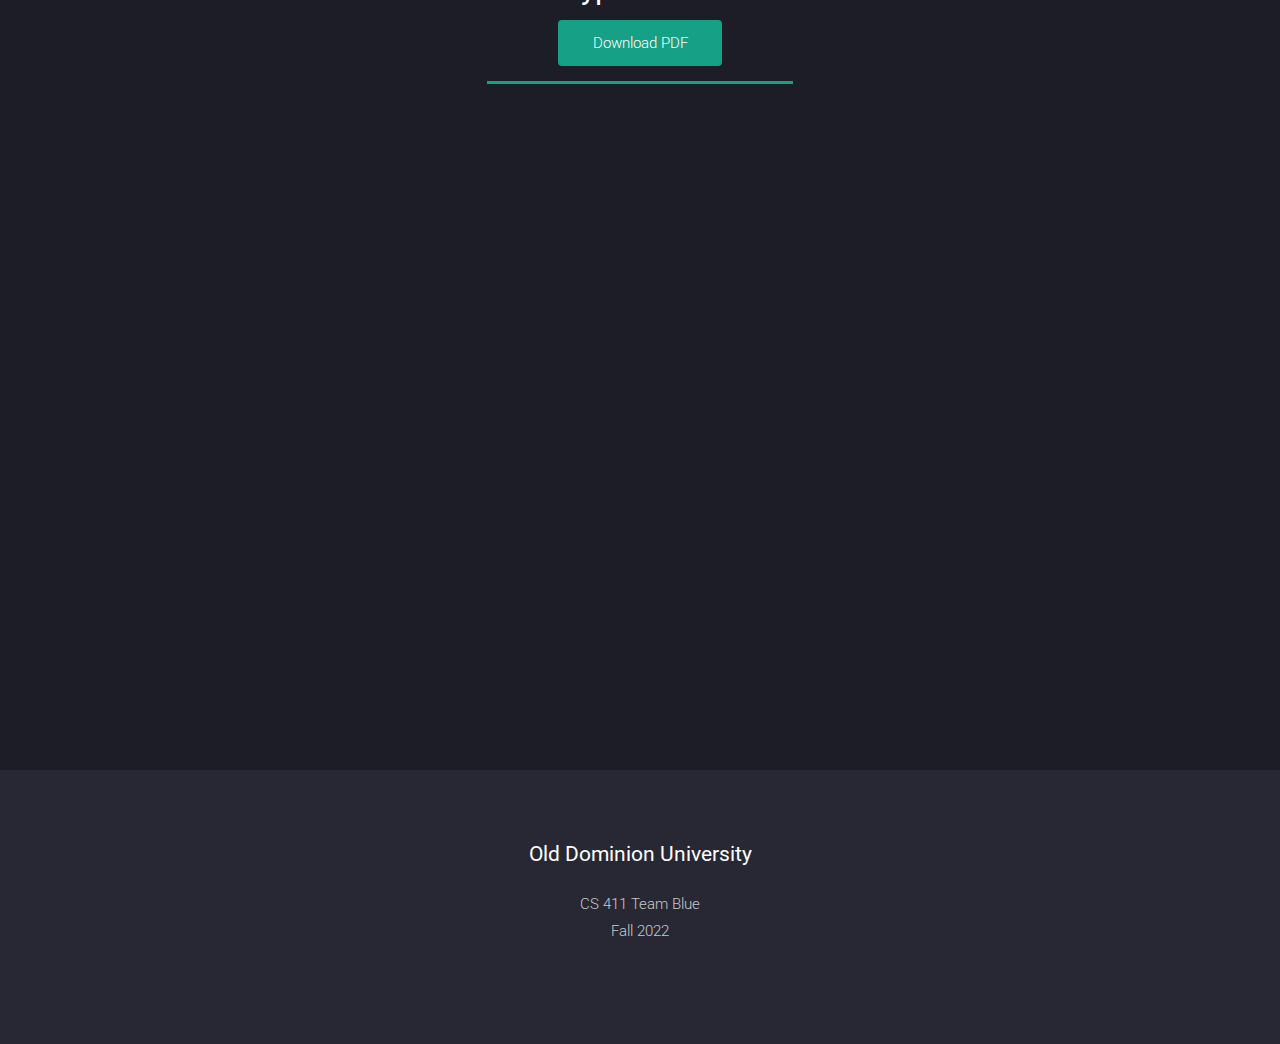
<file: prototype.html>
<!DOCTYPE HTML>
<html>
	<head>
		<title>Art Guardian by Team Blue</title>
		<meta charset="utf-8" />
		<meta name="viewport" content="width=device-width, initial-scale=1, user-scalable=no" />
		<link rel="stylesheet" href="assets/css/main.css" />
		<noscript><link rel="stylesheet" href="assets/css/noscript.css" /></noscript>
	</head>
	<body class="is-preload landing">
		<div id="page-wrapper">

			<!-- Header -->
                <header id="header">
                    <h1 id="logo"><a href="index.html">Art Guardian</a></h1>
                    <nav id="nav">
                        <ul>
                            <li><a href="index.html">Home</a></li>
                            <li><a href="./problem.html">Problem</a></li>
                            <li><a href="./solution.html">Solution</a></li>
                            <li><a href="./team.html">Team</a></li>
                            <li>
                                <a href="./presentations.html">Presentations</a>
                                <ul>
                                    <li><a href="./presentations.html#demoFinal">Final Demo</a></li>
                                    <li><a href="./presentations.html#original">Original Presentation</a></li>
                                    <li><a href="./presentations.html#feasibility1">Feasibility v1.0</a></li>
                                    <li><a href="./presentations.html#feasibility2">Feasibility v2.0</a></li>
                                    <li><a href="./presentations.html#design1">Design v1.0</a></li>
                                    <li><a href="./presentations.html#design2">Design v2.0</a></li>
                                    <li><a href="./presentations.html#prototype">Prototype</a></li>
                                </ul>
                            </li>
                            <li>
                                <a href="./deliverables.html#deliverables">
                                    Deliverables
                                </a>
                                <ul>
                                    <li><a href="./deliverables.html#feasibility">Feasibility</a></li>
                                    <li>
                                        <a href="./deliverables.html#design">Design</a>
                                        <ul>
                                            <li><a href="./deliverables.html#wbs">Work Breakdowns</a></li>
                                            <li><a href="./deliverables.html#MFCDv2">MFCD v2.0</a></li>
                                            <li><a href="./deliverables.html#algorithms">Algorithms</a></li>
                                            <li><a href="./deliverables.html#database">Database</a></li>
                                            <li>
                                                <a href="./deliverables.html#mockups">Mockups</a>
                                                <ul>
                                                    <li><a href="./deliverables.html#mobile">Mobile</a></li>
                                                    <li><a href="./deliverables.html#desktop">Desktop</a></li>
                                                </ul>
                                            </li>
                                        </ul>
                                    </li>
                                </ul>
                            </li>
                            <li>
                                <a href="./prototype.html">Prototype</a>
                                <ul>
                                    <li><a href="./prototype.html#prototype">Deliverables</a></li>
                                    <li><a href="./prototype.html#reports">Weekly Development Reports</a></li>
                                    <li><a href="./prototype.html#stories">User Stories</a></li>
                                    <li><a href="./prototype.html#demo1">Demo v1.0</a></li>
                                    <li><a href="./prototype.html#demo2">Demo v2.0</a></li>
                                    <li><a href="./prototype.html#demoFinal">Final Demo</a></li>
                                </ul>
                            </li>
                            
                            <li>
                                <a href="./labs.html">Labs</a>
                                <ul>
                                    <li><a href="./labs.html#lab1outline">Lab 1 Collaborative Outline</a></li>
                                    <li><a href="./labs.html#lab1drafts">Lab 1 Drafts</a></li>
                                    <li><a href="./labs.html#lab1v2">Lab 1 v2.0</a></li>
                                    <li><a href="./labs.html#lab1v3">Lab 1 v3.0</a></li>
                                    <li><a href="./labs.html#lab1final">Lab 1 Final</a></li>
                                    <li><a href="./labs.html#lab2outline">Lab 2 Collaborative Outline</a></li>
                                    <li><a href="./labs.html#lab2individualdrafts">Lab 2 Section 1&2 Drafts</a></li>
                                    <li><a href="./labs.html#lab2individualfinal">Lab 2 Section 1&2 Final</a></li>
                                    <li><a href="./labs.html#lab2sec3">Lab 2 Section 3 Drafts</a></li>
                                    <li><a href="./labs.html#lab3outline">Lab 3 Collaborative Outline</a></li>
                                    <li><a href="./labs.html#lab3versions">Lab 3 Versions</a></li>
                                    <li><a href="./labs.html#lab4outline">Lab 4 Collaborative Outline</a></li>
                                    <li><a href="./labs.html#lab4versions">Lab 4 Versions</a></li>
                                </ul>
                            </li>

                            <li><a href="./poster.html">Poster</a></li>
                            <li><a href="./stories.html">User Stories</a></li>
                            <li><a href="./glossary.html">Glossary</a></li>
                            <li><a href="./references.html#references">References</a></li>

                        </ul>
                    </nav>
                </header>
            
            <!-- Prototype Deliverables -->
                <div id="prototype" class="wrapper style1">
                    <div class="container">
                        <header class="major">
                            <h2 class="major">
                                Prototype Deliverables
                            </h2>
                        </header>

                        <!-- Prototype MFCD -->
                            <section>
                                <div class="box alt">
                                    <div class="row gtr-50 gtr-uniform align-center">

                                        <!-- RWP vs. Prototype -->
                                            <article class="col-4 col-6-xsmall">
                                                <h4>RWP vs. Prototype</h4>
                                                <div class="overlay">
                                                    <span class="image fit"><img src="./deliverables/prototype/RWPvPrototype.jpg" alt="Real World Product vs Prototype Table" /></span>
                                                    <div class="middle">
                                                        <a href="./deliverables/prototype/RWPvPrototype.jpg" data-bind="attr:{href: downloadTarget}" class="button primary">View</a>
                                                    </div>
                                                </div>
                                            </article>
                                        
                                        <!-- Prototype MFCD -->
                                            <article class="col-4 col-6-xsmall">
                                                <h4>Prototype MFCD</h4>
                                                <div class="overlay">
                                                    <span class="image fit"><img src="./deliverables/prototype/Major_Functional_Component_Diagram_Prototype.jpg" alt="Real World Product vs Prototype Table" /></span>
                                                    <div class="middle">
                                                        <a href="./deliverables/prototype/Major_Functional_Component_Diagram_Prototype.jpg" data-bind="attr:{href: downloadTarget}" class="button primary">View</a>
                                                    </div>
                                                </div>
                                            </article>
                                    </div>
                                </div>
                            </section>
                    </div>
                </div>

                <!-- Weekly Reports -->
                <div id="reports" class="wrapper style1">
                    <div class="container">
                        <header class="major">
                            <h2 class="major">
                                Weekly Development Reports
                            </h2>
                        </header>

                        <!-- Reports -->
                        <section>
                            <div class="box alt">
                                <div class="row align-center">

                                    <!-- Report 1 -->
                                    <article class="col-4 col-6-xsmall">
                                        <h4>Report 1</h4>
                                        <div class="overlay">
                                            <span class="image fit"><img src="./images/thumbnails/reports/Report 1.png" alt="Weekly Development Report 1" /></span>
                                            <div class="middle">
                                                <a href="./deliverables/weekly_reports/CS411W - Weekly Development Report 1.pdf" target="_blank" data-bind="attr:{href: downloadTarget}" class="button primary">View</a>
                                            </div>
                                        </div>
                                    </article>

                                <!-- Report 2 -->
                                <article class="col-4 col-6-xsmall">
                                    <h4>Report 2</h4>
                                    <div class="overlay">
                                        <span class="image fit"><img src="./images/thumbnails/reports/Report 2.png" alt="Weekly Development Report 2" /></span>
                                        <div class="middle">
                                            <a href="./deliverables/weekly_reports/CS411W - Weekly Development Report 2.pdf" target="_blank" data-bind="attr:{href: downloadTarget}" class="button primary">View</a>
                                        </div>
                                    </div>
                                </article>

                                <!-- Report 3 -->
                                <article class="col-4 col-6-xsmall">
                                    <h4>Report 3</h4>
                                    <div class="overlay">
                                        <span class="image fit"><img src="./images/thumbnails/reports/Report 3.png" alt="Weekly Development Report 3" /></span>
                                        <div class="middle">
                                            <a href="./deliverables/weekly_reports/CS411W - Weekly Development Report 3.pdf" target="_blank" data-bind="attr:{href: downloadTarget}" class="button primary">View</a>
                                        </div>
                                    </div>
                                </article>

                                <!-- Report 4 -->
                                <article class="col-4 col-6-xsmall">
                                    <h4>Report 4</h4>
                                    <div class="overlay">
                                        <span class="image fit"><img src="./images/thumbnails/reports/Report 4.png" alt="Weekly Development Report 4" /></span>
                                        <div class="middle">
                                            <a href="./deliverables/weekly_reports/CS411W - Weekly Development Report 4.pdf" target="_blank" data-bind="attr:{href: downloadTarget}" class="button primary">View</a>
                                        </div>
                                    </div>
                                </article>

                                <!-- Report 5 -->
                                <article class="col-4 col-6-xsmall">
                                    <h4>Report 5</h4>
                                    <div class="overlay">
                                        <span class="image fit"><img src="./images/thumbnails/reports/Report 5.png" alt="Weekly Development Report 5" /></span>
                                        <div class="middle">
                                            <a href="./deliverables/weekly_reports/CS411W - Weekly Development Report 5.pdf" target="_blank" data-bind="attr:{href: downloadTarget}" class="button primary">View</a>
                                        </div>
                                    </div>
                                </article>

                                <!-- Report 6 -->
                                <article class="col-4 col-6-xsmall">
                                    <h4>Report 6</h4>
                                    <div class="overlay">
                                        <span class="image fit"><img src="./images/thumbnails/reports/Report 6.png" alt="Weekly Development Report 6" /></span>
                                        <div class="middle">
                                            <a href="./deliverables/weekly_reports/CS411W - Weekly Development Report 6.pdf" target="_blank" data-bind="attr:{href: downloadTarget}" class="button primary">View</a>
                                        </div>
                                    </div>
                                </article>

                                <!-- Report 7 -->
                                <article class="col-4 col-6-xsmall">
                                    <h4>Report 7</h4>
                                    <div class="overlay">
                                        <span class="image fit"><img src="./images/thumbnails/reports/Report 7.png" alt="Weekly Development Report 7" /></span>
                                        <div class="middle">
                                            <a href="./deliverables/weekly_reports/CS411W - Weekly Development Report 7.pdf" target="_blank" data-bind="attr:{href: downloadTarget}" class="button primary">View</a>
                                        </div>
                                    </div>
                                </article>

                                <!-- Report 8 -->
                                <article class="col-4 col-6-xsmall">
                                    <h4>Report 8</h4>
                                    <div class="overlay">
                                        <span class="image fit"><img src="./images/thumbnails/reports/Report 8.png" alt="Weekly Development Report 8" /></span>
                                        <div class="middle">
                                            <a href="./deliverables/weekly_reports/CS411W - Weekly Development Report 8.pdf" target="_blank" data-bind="attr:{href: downloadTarget}" class="button primary">View</a>
                                        </div>
                                    </div>
                                </article>
                            
                                <!-- Report 9 -->
                                <article class="col-4 col-6-xsmall">
                                    <h4>Report 9</h4>
                                    <div class="overlay">
                                        <span class="image fit"><img src="./images/thumbnails/reports/Report 9.png" alt="Weekly Development Report 9" /></span>
                                        <div class="middle">
                                            <a href="./deliverables/weekly_reports/CS411W - Weekly Development Report 9.pdf" target="_blank" data-bind="attr:{href: downloadTarget}" class="button primary">View</a>
                                        </div>
                                    </div>
                                </article>

                                <!-- Report 10 -->
                                <article class="col-4 col-6-xsmall">
                                    <h4>Report 10</h4>
                                    <div class="overlay">
                                        <span class="image fit"><img src="./images/thumbnails/reports/Report 10.png" alt="Weekly Development Report 10" /></span>
                                        <div class="middle">
                                            <a href="./deliverables/weekly_reports/CS411W - Weekly Development Report 10.pdf" target="_blank" data-bind="attr:{href: downloadTarget}" class="button primary">View</a>
                                        </div>
                                    </div>
                                </article>

                                <!-- Report 11 -->
                                <article class="col-4 col-6-xsmall">
                                    <h4>Report 11</h4>
                                    <div class="overlay">
                                        <span class="image fit"><img src="./images/thumbnails/reports/Report 11.png" alt="Weekly Development Report 11" /></span>
                                        <div class="middle">
                                            <a href="./deliverables/weekly_reports/CS411W - Weekly Development Report 11.pdf" target="_blank" data-bind="attr:{href: downloadTarget}" class="button primary">View</a>
                                        </div>
                                    </div>
                                </article>

                                <!-- Report 12 -->
                                <article class="col-4 col-6-xsmall">
                                    <h4>Report 12</h4>
                                    <div class="overlay">
                                        <span class="image fit"><img src="./images/thumbnails/reports/Report 12.png" alt="Weekly Development Report 12" /></span>
                                        <div class="middle">
                                            <a href="./deliverables/weekly_reports/CS411W - Weekly Development Report 12.pdf" target="_blank" data-bind="attr:{href: downloadTarget}" class="button primary">View</a>
                                        </div>
                                    </div>
                                </article>

                                <!-- Report 13 -->
                                <article class="col-4 col-6-xsmall">
                                    <h4>Report 13</h4>
                                    <div class="overlay">
                                        <span class="image fit"><img src="./images/thumbnails/reports/Report 13.png" alt="Weekly Development Report 13" /></span>
                                        <div class="middle">
                                            <a href="./deliverables/weekly_reports/CS411W - Weekly Development Report 13.pdf" target="_blank" data-bind="attr:{href: downloadTarget}" class="button primary">View</a>
                                        </div>
                                    </div>
                                </article>

                                </div>
                            </div>
                        </section>
                    </div>
                </div>

                <!-- User Stories -->
                <div id="stories" class="wrapper style1">
                    <div class="container">
                        <header class="major">
                            <h2 class="major">Prototype User Stories</h2>
                            <h4 style="color:orange">Orange - Partially implemented</h4>
                            <h4 style="color:red">Red - Eliminated</h4>
                        </header>

                        <!-- Front End -->
                            <section>
                                <h3>Front End</h3>
                                <ul>
                                    <li>As a commissioned artist, I need to be able to sign in to my account.</li>
                                    <li>As a commissioned artist, I need to be able to sign up for an account.</li>
                                    <li>As a commissioned artist, I need to be able to upload my art.</li>
                                    <li>As a commissioned artist, I would like to see a collection of the art that I have uploaded.</li>
                                    <li>As a commissioned artist, I would like to know which pieces of my art have been found on the NFT marketplaces.</li>
                                    <li>As a commissioned artist, I would like to see information to help me protect my art. </li>
                                    <li style="color:orange">As a commissioned artist, I would like to be able to issue takedowns of stolen art found on the marketplace.</li>
                                    <li style="color:red">As a commissioned artist, I would like to be updated on the status of the DMCA Takedown.</li>
                                    <li>As a commissioned artist, I need my information to be secure and private.</li>
                                    <li>As a commissioned artist, I would like to see information about the NFT using my art.</li>
                                    <li>As a NFT Artist, I need to be able to upload my art.</li>
                                    <li>As a NFT Artist, I need to be able to whitelist my minted NFT.</li>
                                    <li>As a NFT artist, I would like to be able to know which pieces of my art have been found on the NFT marketplaces.</li>
                                    <li>As a NFT artist, I would like to see information to help me protect my art.</li>
                                    <li>As a NFT artist, I need to be able to easily issue a DMCA Takedown.</li>
                                    <li>As a NFT artist, I would like to be updated on the status of the DMCA Takedown.</li>
                                    <li>As a NFT artist, I need my information to be secure and private. </li>
                                    <li>As a NFT artist, I would like to see information about my stolen NFT.</li>
                                </ul>
                            </section>

                        <!-- Tester -->
                            <section>
                                <h3>Testing</h3>
                                <ul>
                                    <li>As a back-end tester I need to be able to trigger the 2-Factor-Authentication for testing.</li>
                                    <li>As a back-end tester I need to be able to trigger a push notification for testing.</li>
                                    <li>As a back-end tester I need to be able to access the image Artist Resources database for reading and uploading images.</li>
                                    <li>As a back-end tester I need to be able to make a fake NFT to test our DMCA Generation system.</li>
                                    <li>As a back-end tester I need to be able to make a fake NFT to test our flagging system.</li>
                                    <li>As a back-end tester I need to be able to invoke the image matcher to receive test matching values.</li>
                                    <li>As a back-end tester I need to be able to make a fake NFT to test our Whitelisitng system.</li>
                                    <li>As a back-end tester I need a testing mode for our app to access tests easier.</li>
                                    <li>As a back-end tester I need to be able to access the image database for reading and writing user information.</li>
                                    <li style="color:red">As a back-end tester I need to be able to verify my identity using the Stripe-API.</li>
                                    <li style="color:orange">As a back-end tester I need to be able to access the email API to send test emails.</li>
                                </ul>
                            </section>
                            
                    </div>
                </div>

                <!-- Prototype Demo #1 -->
                <div id="demo1" class="wrapper style1">
                    <div class="container">
                        <section>
                            <header class="major">
                                <h2 class="major">Prototype Demo #1</h2>
                                <div class="align-center">
                                    <a href="./deliverables/prototype/Art Guardian Prototype Demo Num1 Presentation.pdf" class="button primary">Download PDF</a>
                                </div>
                            </header>
                            <div class="container align-center">
                                <iframe src="https://docs.google.com/presentation/d/e/2PACX-1vQ6ANPtcpEPtI9XOEAKWFq8eVEx6Lk5f5ry8oMyB_icgg1AgkvgUHlt11Lmxe2IOgkKH5EXCTCDFjvT/embed?start=false&loop=false&delayms=60000" frameborder="0" width="960" height="569" allowfullscreen="true" mozallowfullscreen="true" webkitallowfullscreen="true"></iframe>
                            </div>
                        </section>  
                    </div>
                </div>

                <!-- Prototype Demo #2 -->
                <div id="demo2" class="wrapper style1">
                    <div class="container">
                        <section>
                            <header class="major">
                                <h2 class="major">Prototype Demo #2</h2>
                                <div class="align-center">
                                    <a href="./deliverables/prototype/Art Guardian Prototype Demo Num2 Presentation.pdf" class="button primary">Download PDF</a>
                                </div>
                            </header>
                            <div class="container align-center">
                                <iframe src="https://docs.google.com/presentation/d/e/2PACX-1vQIQb8ZqR8UJXY917WNWc-7FjBsehRqx9vjl9RaupBW9I36iktocVdaCMWcxSR3JhW7uNEeo7da87Bx/embed?start=false&loop=false&delayms=60000" frameborder="0" width="960" height="569" allowfullscreen="true" mozallowfullscreen="true" webkitallowfullscreen="true"></iframe>
                            </div>
                        </section>  
                    </div>
                </div>

                <!-- Final Prototype Demo -->
                <div id="demoFinal" class="wrapper style1">
                    <div class="container">
                        <section>
                            <header class="major">
                                <h2 class="major">Prototype Final Demo</h2>
                                <div class="align-center">
                                    <a href="./deliverables/prototype/CS 411W Team Blue Final Prototype Presentation.pdf" class="button primary">Download PDF</a>
                                </div>
                            </header>
                            <div class="container align-center">
                                <iframe src="https://docs.google.com/presentation/d/e/2PACX-1vSCSTdoUBJB-TpoyOnrzMyrMB3ck-ss2MhnmEyAZelc0zvqJ8qdW-xInBe5h0g593S8J3OiBVKpWhnX/embed?start=false&loop=false&delayms=60000" frameborder="0" width="960" height="569" allowfullscreen="true" mozallowfullscreen="true" webkitallowfullscreen="true"></iframe>
                            </div>
                        </section>  
                    </div>
                </div>
                
        <!-- Footer -->
				<footer id="footer">
					<h3>Old Dominion University</h3>
					<p> CS 411 Team Blue <br> Fall 2022 </p>
				</footer>

        <!-- Scripts -->
            <script src="assets/js/jquery.min.js"></script>
            <script src="assets/js/jquery.scrolly.min.js"></script>
            <script src="assets/js/jquery.dropotron.min.js"></script>
            <script src="assets/js/jquery.scrollex.min.js"></script>
            <script src="assets/js/browser.min.js"></script>
            <script src="assets/js/breakpoints.min.js"></script>
            <script src="assets/js/util.js"></script>
            <script src="assets/js/main.js"></script>

	</body>
</html>
</file>
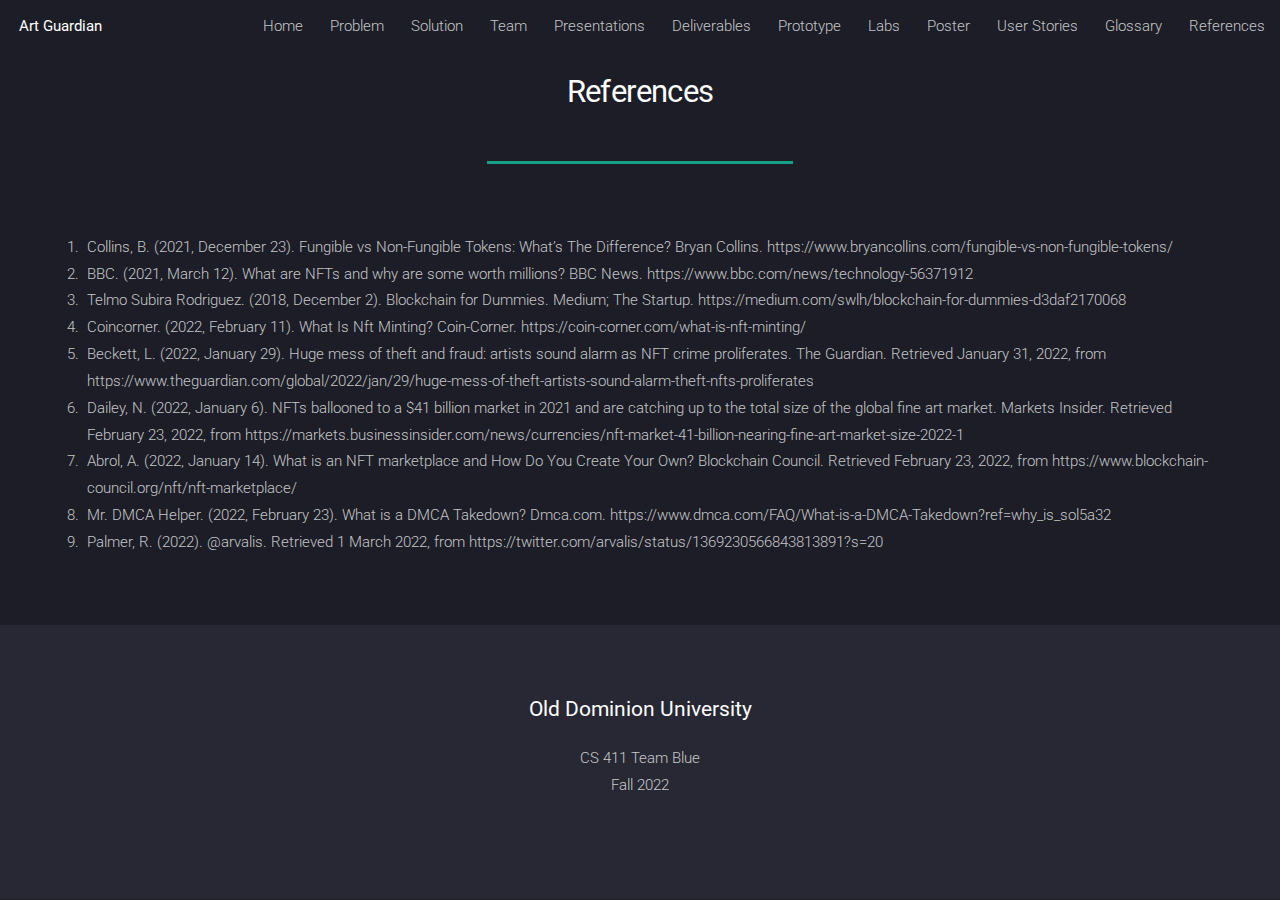
<file: references.html>
<!DOCTYPE HTML>
<html>
	<head>
		<title>Art Guardian by Team Blue</title>
		<meta charset="utf-8" />
		<meta name="viewport" content="width=device-width, initial-scale=1, user-scalable=no" />
		<link rel="stylesheet" href="assets/css/main.css" />
		<noscript><link rel="stylesheet" href="assets/css/noscript.css" /></noscript>
	</head>
	<body class="is-preload landing">
		<div id="page-wrapper">

			<!-- Header -->
                <header id="header">
                    <h1 id="logo"><a href="index.html">Art Guardian</a></h1>
                    <nav id="nav">
                        <ul>
                            <li><a href="index.html">Home</a></li>
                            <li><a href="./problem.html">Problem</a></li>
                            <li><a href="./solution.html">Solution</a></li>
                            <li><a href="./team.html">Team</a></li>
                            <li>
                                <a href="./presentations.html">Presentations</a>
                                <ul>
                                    <li><a href="./presentations.html#demoFinal">Final Demo</a></li>
                                    <li><a href="./presentations.html#original">Original Presentation</a></li>
                                    <li><a href="./presentations.html#feasibility1">Feasibility v1.0</a></li>
                                    <li><a href="./presentations.html#feasibility2">Feasibility v2.0</a></li>
                                    <li><a href="./presentations.html#design1">Design v1.0</a></li>
                                    <li><a href="./presentations.html#design2">Design v2.0</a></li>
                                    <li><a href="./presentations.html#prototype">Prototype</a></li>
                                </ul>
                            </li>
                            <li>
                                <a href="./deliverables.html#deliverables">
                                    Deliverables
                                </a>
                                <ul>
                                    <li><a href="./deliverables.html#feasibility">Feasibility</a></li>
                                    <li>
                                        <a href="./deliverables.html#design">Design</a>
                                        <ul>
                                            <li><a href="./deliverables.html#wbs">Work Breakdowns</a></li>
                                            <li><a href="./deliverables.html#MFCDv2">MFCD v2.0</a></li>
                                            <li><a href="./deliverables.html#algorithms">Algorithms</a></li>
                                            <li><a href="./deliverables.html#database">Database</a></li>
                                            <li>
                                                <a href="./deliverables.html#mockups">Mockups</a>
                                                <ul>
                                                    <li><a href="./deliverables.html#mobile">Mobile</a></li>
                                                    <li><a href="./deliverables.html#desktop">Desktop</a></li>
                                                </ul>
                                            </li>
                                        </ul>
                                    </li>
                                </ul>
                            </li>
                            <li>
                                <a href="./prototype.html">Prototype</a>
                                <ul>
                                    <li><a href="./prototype.html#prototype">Deliverables</a></li>
                                    <li><a href="./prototype.html#reports">Weekly Development Reports</a></li>
                                    <li><a href="./prototype.html#stories">User Stories</a></li>
                                    <li><a href="./prototype.html#demo1">Demo v1.0</a></li>
                                    <li><a href="./prototype.html#demo2">Demo v2.0</a></li>
                                    <li><a href="./prototype.html#demoFinal">Final Demo</a></li>
                                </ul>
                            </li>
                            
                            <li>
                                <a href="./labs.html">Labs</a>
                                <ul>
                                    <li><a href="./labs.html#lab1outline">Lab 1 Collaborative Outline</a></li>
                                    <li><a href="./labs.html#lab1drafts">Lab 1 Drafts</a></li>
                                    <li><a href="./labs.html#lab1v2">Lab 1 v2.0</a></li>
                                    <li><a href="./labs.html#lab1v3">Lab 1 v3.0</a></li>
                                    <li><a href="./labs.html#lab1final">Lab 1 Final</a></li>
                                    <li><a href="./labs.html#lab2outline">Lab 2 Collaborative Outline</a></li>
                                    <li><a href="./labs.html#lab2individualdrafts">Lab 2 Section 1&2 Drafts</a></li>
                                    <li><a href="./labs.html#lab2individualfinal">Lab 2 Section 1&2 Final</a></li>
                                    <li><a href="./labs.html#lab2sec3">Lab 2 Section 3 Drafts</a></li>
                                    <li><a href="./labs.html#lab3outline">Lab 3 Collaborative Outline</a></li>
                                    <li><a href="./labs.html#lab3versions">Lab 3 Versions</a></li>
                                    <li><a href="./labs.html#lab4outline">Lab 4 Collaborative Outline</a></li>
                                    <li><a href="./labs.html#lab4versions">Lab 4 Versions</a></li>
                                </ul>
                            </li>

                            <li><a href="./poster.html">Poster</a></li>
                            <li><a href="./stories.html">User Stories</a></li>
                            <li><a href="./glossary.html">Glossary</a></li>
                            <li><a href="./references.html#references">References</a></li>
                        </ul>
                    </nav>
                </header>
            
            <!-- References -->
                <div id="main" class="wrapper style1">
                    <div class="container">
                        <header class="major">
                            <h2>References</h2>
                        </header>

                        <!-- Sources -->
                        <section>
                            <ol>
                                <li>Collins, B. (2021, December 23). Fungible vs Non-Fungible Tokens: What’s The Difference? Bryan Collins. https://www.bryancollins.com/fungible-vs-non-fungible-tokens/</li>
                                <li>BBC. (2021, March 12). What are NFTs and why are some worth millions? BBC News. https://www.bbc.com/news/technology-56371912</li>
                                <li>Telmo Subira Rodriguez. (2018, December 2). Blockchain for Dummies. Medium; The Startup. https://medium.com/swlh/blockchain-for-dummies-d3daf2170068</li>
                                <li>Coincorner. (2022, February 11). What Is Nft Minting?  Coin-Corner. https://coin-corner.com/what-is-nft-minting/</li>
                                <li>Beckett, L. (2022, January 29). Huge mess of theft and fraud: artists sound alarm as NFT crime proliferates. The Guardian. Retrieved January 31, 2022, from https://www.theguardian.com/global/2022/jan/29/huge-mess-of-theft-artists-sound-alarm-theft-nfts-proliferates</li>
                                <li>Dailey, N. (2022, January 6). NFTs ballooned to a $41 billion market in 2021 and are catching up to the total size of the global fine art market. Markets Insider. Retrieved February 23, 2022, from https://markets.businessinsider.com/news/currencies/nft-market-41-billion-nearing-fine-art-market-size-2022-1</li>
                                <li>Abrol, A. (2022, January 14). What is an NFT marketplace and How Do You Create Your Own? Blockchain Council. Retrieved February 23, 2022, from https://www.blockchain-council.org/nft/nft-marketplace/</li>
                                <li>Mr. DMCA Helper. (2022, February 23). What is a DMCA Takedown? Dmca.com. https://www.dmca.com/FAQ/What-is-a-DMCA-Takedown?ref=why_is_sol5a32</li>
                                <li>Palmer, R. (2022). @arvalis. Retrieved 1 March 2022, from https://twitter.com/arvalis/status/1369230566843813891?s=20</li>
                            </ol>
                        </section>
                        
                    </div>
                </div>
            
            <!-- Footer -->
				<footer id="footer">
					<h3>Old Dominion University</h3>
					<p> CS 411 Team Blue <br> Fall 2022 </p>
				</footer>

		</div>

        <!-- Scripts -->
            <script src="assets/js/jquery.min.js"></script>
            <script src="assets/js/jquery.scrolly.min.js"></script>
            <script src="assets/js/jquery.dropotron.min.js"></script>
            <script src="assets/js/jquery.scrollex.min.js"></script>
            <script src="assets/js/browser.min.js"></script>
            <script src="assets/js/breakpoints.min.js"></script>
            <script src="assets/js/util.js"></script>
            <script src="assets/js/main.js"></script>

	</body>
</html>
</file>
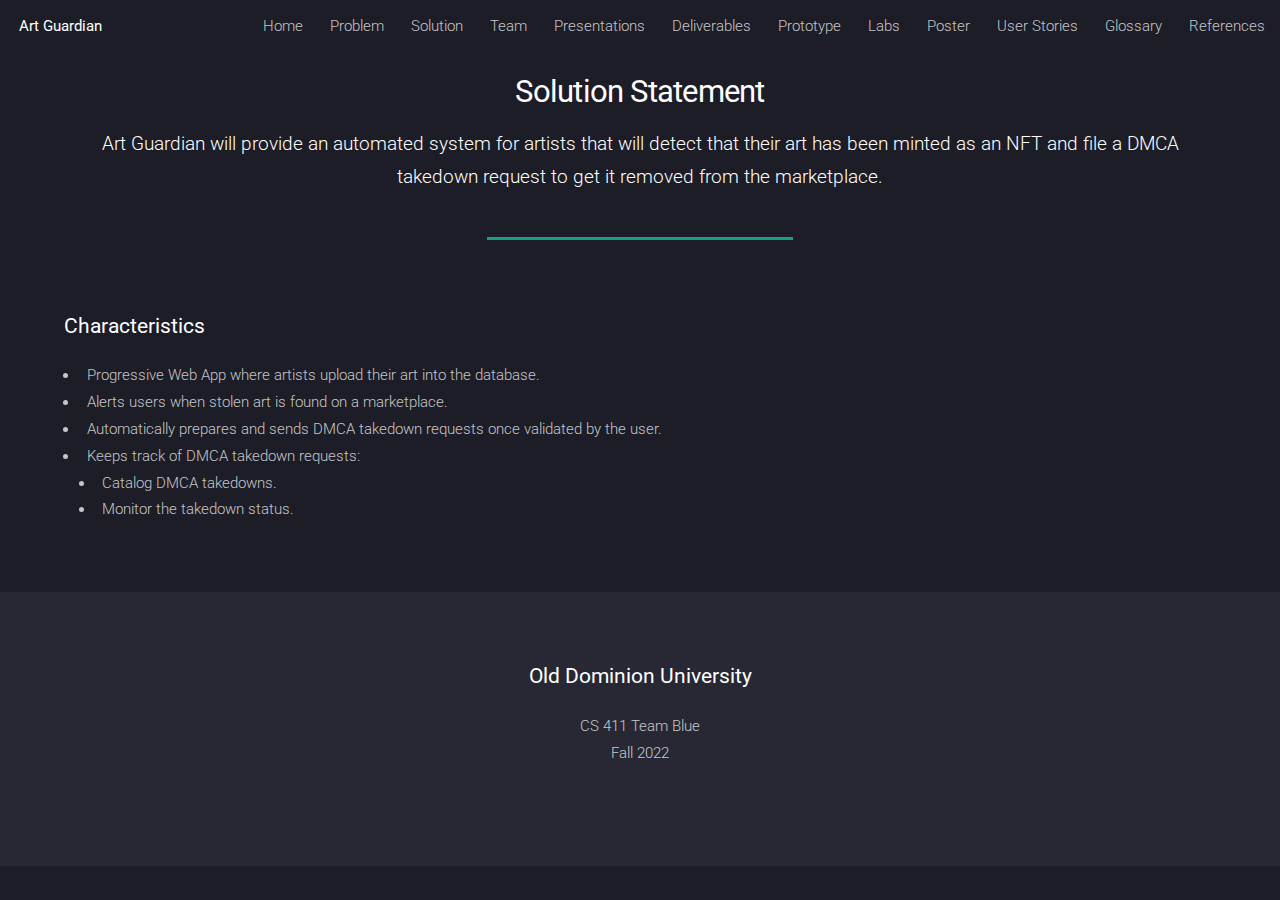
<file: solution.html>
<!DOCTYPE HTML>
<html>
	<head>
		<title>Art Guardian by Team Blue</title>
		<meta charset="utf-8" />
		<meta name="viewport" content="width=device-width, initial-scale=1, user-scalable=no" />
		<link rel="stylesheet" href="assets/css/main.css" />
		<noscript><link rel="stylesheet" href="assets/css/noscript.css" /></noscript>
	</head>
	<body class="is-preload landing">
		<div id="page-wrapper">

			<!-- Header -->
                <header id="header">
                    <h1 id="logo"><a href="index.html">Art Guardian</a></h1>
                    <nav id="nav">
                        <ul>
                            <li><a href="index.html">Home</a></li>
                            <li><a href="./problem.html">Problem</a></li>
                            <li><a href="./solution.html">Solution</a></li>
                            <li><a href="./team.html">Team</a></li>
                            <li>
                                <a href="./presentations.html">Presentations</a>
                                <ul>
                                    <li><a href="./presentations.html#demoFinal">Final Demo</a></li>
                                    <li><a href="./presentations.html#original">Original Presentation</a></li>
                                    <li><a href="./presentations.html#feasibility1">Feasibility v1.0</a></li>
                                    <li><a href="./presentations.html#feasibility2">Feasibility v2.0</a></li>
                                    <li><a href="./presentations.html#design1">Design v1.0</a></li>
                                    <li><a href="./presentations.html#design2">Design v2.0</a></li>
                                    <li><a href="./presentations.html#prototype">Prototype</a></li>
                                </ul>
                            </li>
                            <li>
                                <a href="./deliverables.html#deliverables">
                                    Deliverables
                                </a>
                                <ul>
                                    <li><a href="./deliverables.html#feasibility">Feasibility</a></li>
                                    <li>
                                        <a href="./deliverables.html#design">Design</a>
                                        <ul>
                                            <li><a href="./deliverables.html#wbs">Work Breakdowns</a></li>
                                            <li><a href="./deliverables.html#MFCDv2">MFCD v2.0</a></li>
                                            <li><a href="./deliverables.html#algorithms">Algorithms</a></li>
                                            <li><a href="./deliverables.html#database">Database</a></li>
                                            <li>
                                                <a href="./deliverables.html#mockups">Mockups</a>
                                                <ul>
                                                    <li><a href="./deliverables.html#mobile">Mobile</a></li>
                                                    <li><a href="./deliverables.html#desktop">Desktop</a></li>
                                                </ul>
                                            </li>
                                        </ul>
                                    </li>
                                </ul>
                            </li>
                            <li>
                                <a href="./prototype.html">Prototype</a>
                                <ul>
                                    <li><a href="./prototype.html#prototype">Deliverables</a></li>
                                    <li><a href="./prototype.html#reports">Weekly Development Reports</a></li>
                                    <li><a href="./prototype.html#stories">User Stories</a></li>
                                    <li><a href="./prototype.html#demo1">Demo v1.0</a></li>
                                    <li><a href="./prototype.html#demo2">Demo v2.0</a></li>
                                    <li><a href="./prototype.html#demoFinal">Final Demo</a></li>
                                </ul>
                            </li>
                            
                            <li>
                                <a href="./labs.html">Labs</a>
                                <ul>
                                    <li><a href="./labs.html#lab1outline">Lab 1 Collaborative Outline</a></li>
                                    <li><a href="./labs.html#lab1drafts">Lab 1 Drafts</a></li>
                                    <li><a href="./labs.html#lab1v2">Lab 1 v2.0</a></li>
                                    <li><a href="./labs.html#lab1v3">Lab 1 v3.0</a></li>
                                    <li><a href="./labs.html#lab1final">Lab 1 Final</a></li>
                                    <li><a href="./labs.html#lab2outline">Lab 2 Collaborative Outline</a></li>
                                    <li><a href="./labs.html#lab2individualdrafts">Lab 2 Section 1&2 Drafts</a></li>
                                    <li><a href="./labs.html#lab2individualfinal">Lab 2 Section 1&2 Final</a></li>
                                    <li><a href="./labs.html#lab2sec3">Lab 2 Section 3 Drafts</a></li>
                                    <li><a href="./labs.html#lab3outline">Lab 3 Collaborative Outline</a></li>
                                    <li><a href="./labs.html#lab3versions">Lab 3 Versions</a></li>
                                    <li><a href="./labs.html#lab4outline">Lab 4 Collaborative Outline</a></li>
                                    <li><a href="./labs.html#lab4versions">Lab 4 Versions</a></li>
                                </ul>
                            </li>

                            <li><a href="./poster.html">Poster</a></li>
                            <li><a href="./stories.html">User Stories</a></li>
                            <li><a href="./glossary.html">Glossary</a></li>
                            <li><a href="./references.html#references">References</a></li>
                        </ul>
                    </nav>
                </header>
            
            <!-- Solution -->
                <div id="main" class="wrapper style1">
                    <div class="container">
                        <header class="major">
                            <h2>Solution Statement</h2>
                            <p>
                                Art Guardian will provide an automated system for artists that will detect that their art has been minted as an NFT and file a DMCA takedown request to get it removed from the marketplace.
                            </p>
                        </header>

                        <!-- Characteristics -->
                        <section>
                            <h3>Characteristics</h3>
                            <ul>
                                <li>Progressive Web App where artists upload their art into the database.</li>
                                <li>Alerts users when stolen art is found on a marketplace.</li>
                                <li>Automatically prepares and sends DMCA takedown requests once validated by the user.</li>
                                <li>Keeps track of DMCA takedown requests:</li>
                                <ul>
                                    <li>Catalog DMCA takedowns.</li>
                                    <li>Monitor the takedown status.</li>
                                </ul>
                            </ul>
                        </section>
                        
                    </div>
                </div>

            <!-- Footer -->
				<footer id="footer">
					<h3>Old Dominion University</h3>
					<p> CS 411 Team Blue <br> Fall 2022 </p>
				</footer>

		</div>

        <!-- Scripts -->
            <script src="assets/js/jquery.min.js"></script>
            <script src="assets/js/jquery.scrolly.min.js"></script>
            <script src="assets/js/jquery.dropotron.min.js"></script>
            <script src="assets/js/jquery.scrollex.min.js"></script>
            <script src="assets/js/browser.min.js"></script>
            <script src="assets/js/breakpoints.min.js"></script>
            <script src="assets/js/util.js"></script>
            <script src="assets/js/main.js"></script>

	</body>
</html>
</file>
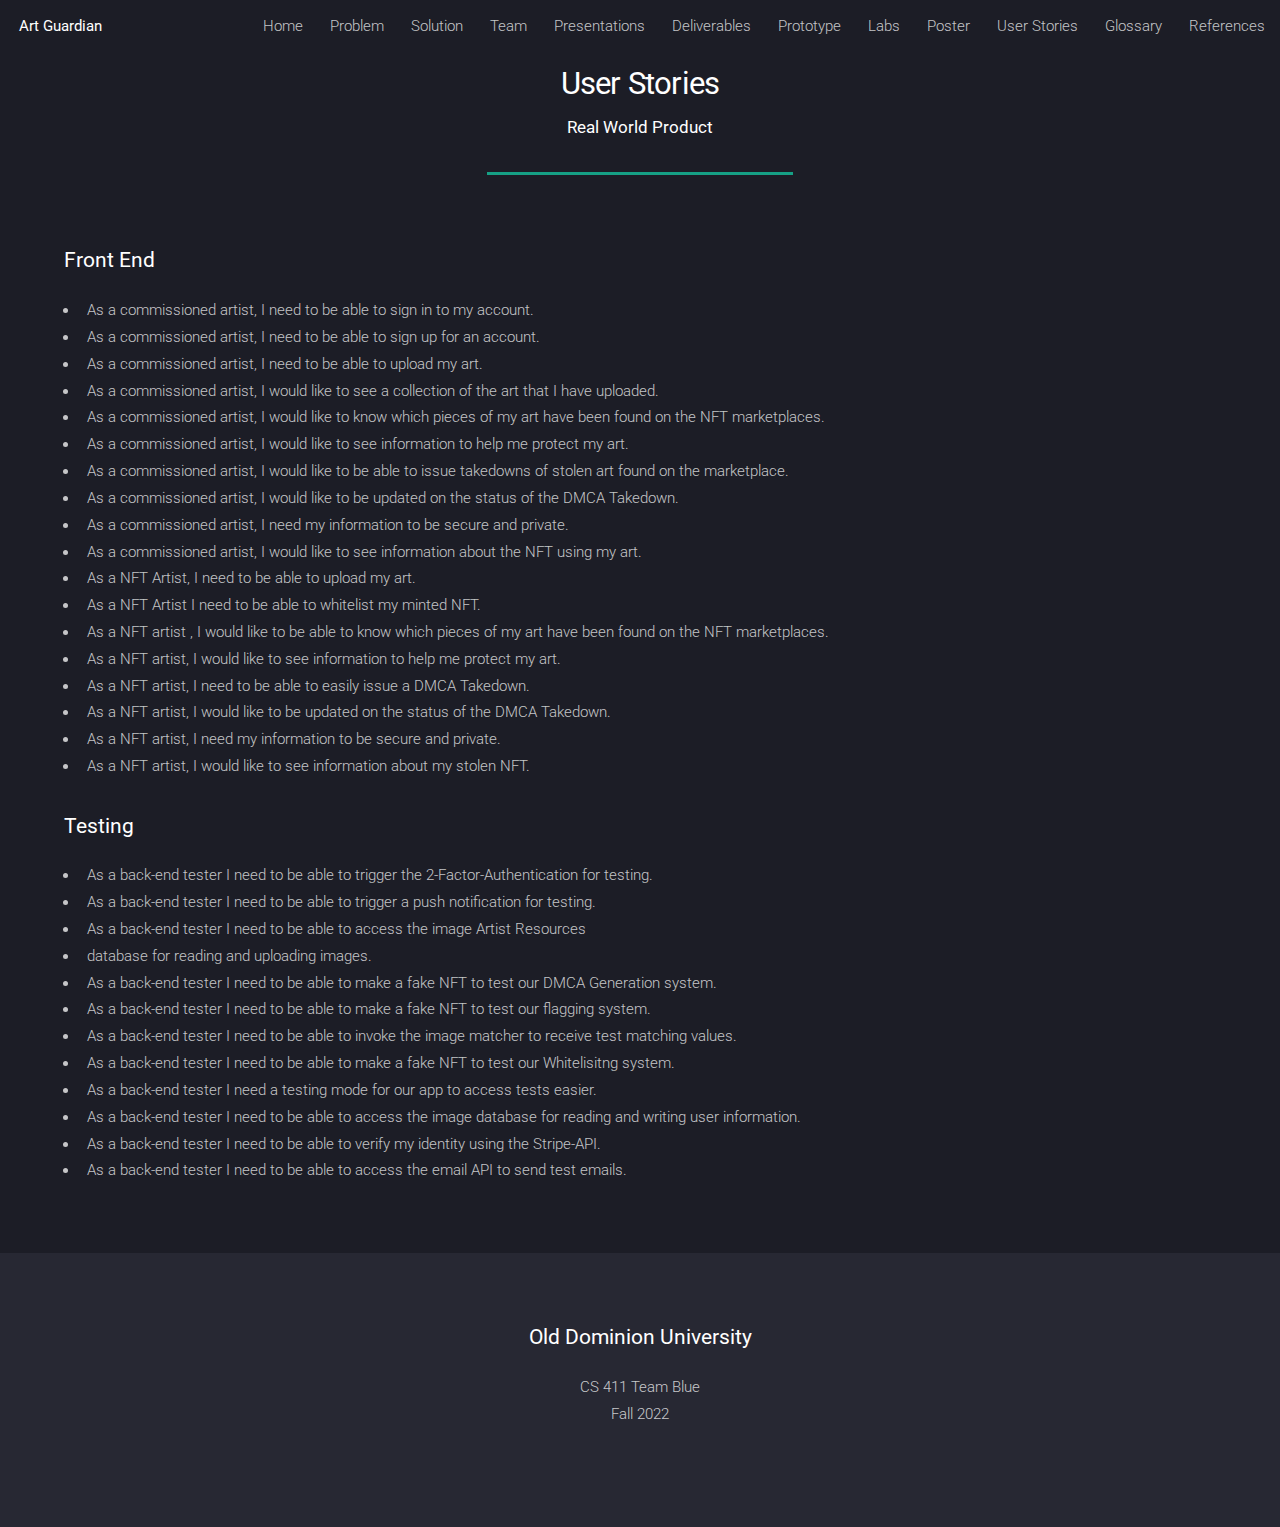
<file: stories.html>
<!DOCTYPE HTML>
<html>
	<head>
		<title>Art Guardian by Team Blue</title>
		<meta charset="utf-8" />
		<meta name="viewport" content="width=device-width, initial-scale=1, user-scalable=no" />
		<link rel="stylesheet" href="assets/css/main.css" />
		<noscript><link rel="stylesheet" href="assets/css/noscript.css" /></noscript>
	</head>
	<body class="is-preload landing">
		<div id="page-wrapper">

			<!-- Header -->
                <header id="header">
                    <h1 id="logo"><a href="index.html">Art Guardian</a></h1>
                    <nav id="nav">
                        <ul>
                            <li><a href="index.html">Home</a></li>
                            <li><a href="./problem.html">Problem</a></li>
                            <li><a href="./solution.html">Solution</a></li>
                            <li><a href="./team.html">Team</a></li>
                            <li>
                                <a href="./presentations.html">Presentations</a>
                                <ul>
                                    <li><a href="./presentations.html#demoFinal">Final Demo</a></li>
                                    <li><a href="./presentations.html#original">Original Presentation</a></li>
                                    <li><a href="./presentations.html#feasibility1">Feasibility v1.0</a></li>
                                    <li><a href="./presentations.html#feasibility2">Feasibility v2.0</a></li>
                                    <li><a href="./presentations.html#design1">Design v1.0</a></li>
                                    <li><a href="./presentations.html#design2">Design v2.0</a></li>
                                    <li><a href="./presentations.html#prototype">Prototype</a></li>
                                </ul>
                            </li>
                            <li>
                                <a href="./deliverables.html#deliverables">
                                    Deliverables
                                </a>
                                <ul>
                                    <li><a href="./deliverables.html#feasibility">Feasibility</a></li>
                                    <li>
                                        <a href="./deliverables.html#design">Design</a>
                                        <ul>
                                            <li><a href="./deliverables.html#wbs">Work Breakdowns</a></li>
                                            <li><a href="./deliverables.html#MFCDv2">MFCD v2.0</a></li>
                                            <li><a href="./deliverables.html#algorithms">Algorithms</a></li>
                                            <li><a href="./deliverables.html#database">Database</a></li>
                                            <li>
                                                <a href="./deliverables.html#mockups">Mockups</a>
                                                <ul>
                                                    <li><a href="./deliverables.html#mobile">Mobile</a></li>
                                                    <li><a href="./deliverables.html#desktop">Desktop</a></li>
                                                </ul>
                                            </li>
                                        </ul>
                                    </li>
                                </ul>
                            </li>
                            <li>
                                <a href="./prototype.html">Prototype</a>
                                <ul>
                                    <li><a href="./prototype.html#prototype">Deliverables</a></li>
                                    <li><a href="./prototype.html#reports">Weekly Development Reports</a></li>
                                    <li><a href="./prototype.html#stories">User Stories</a></li>
                                    <li><a href="./prototype.html#demo1">Demo v1.0</a></li>
                                    <li><a href="./prototype.html#demo2">Demo v2.0</a></li>
                                    <li><a href="./prototype.html#demoFinal">Final Demo</a></li>
                                </ul>
                            </li>
                            
                            <li>
                                <a href="./labs.html">Labs</a>
                                <ul>
                                    <li><a href="./labs.html#lab1outline">Lab 1 Collaborative Outline</a></li>
                                    <li><a href="./labs.html#lab1drafts">Lab 1 Drafts</a></li>
                                    <li><a href="./labs.html#lab1v2">Lab 1 v2.0</a></li>
                                    <li><a href="./labs.html#lab1v3">Lab 1 v3.0</a></li>
                                    <li><a href="./labs.html#lab1final">Lab 1 Final</a></li>
                                    <li><a href="./labs.html#lab2outline">Lab 2 Collaborative Outline</a></li>
                                    <li><a href="./labs.html#lab2individualdrafts">Lab 2 Section 1&2 Drafts</a></li>
                                    <li><a href="./labs.html#lab2individualfinal">Lab 2 Section 1&2 Final</a></li>
                                    <li><a href="./labs.html#lab2sec3">Lab 2 Section 3 Drafts</a></li>
                                    <li><a href="./labs.html#lab3outline">Lab 3 Collaborative Outline</a></li>
                                    <li><a href="./labs.html#lab3versions">Lab 3 Versions</a></li>
                                    <li><a href="./labs.html#lab4outline">Lab 4 Collaborative Outline</a></li>
                                    <li><a href="./labs.html#lab4versions">Lab 4 Versions</a></li>
                                </ul>
                            </li>

                            <li><a href="./poster.html">Poster</a></li>
                            <li><a href="./stories.html">User Stories</a></li>
                            <li><a href="./glossary.html">Glossary</a></li>
                            <li><a href="./references.html#references">References</a></li>
                        </ul>
                    </nav>
                </header>
            
            <!-- User Stories -->
                <div id="main" class="wrapper style1">
                    <div class="container">
                        <header class="major">
                            <h2 class="major">User Stories</h2>
                            <h4>Real World Product</h4> 
                        </header>

                        <!-- Front End -->
                            <section>
                                <h3>Front End</h3>
                                <ul>
                                    <li>As a commissioned artist, I need to be able to sign in to my account.</li>
                                    <li>As a commissioned artist, I need to be able to sign up for an account.</li>
                                    <li>As a commissioned artist, I need to be able to upload my art.</li>
                                    <li>As a commissioned artist, I would like to see a collection of the art that I have uploaded.</li>
                                    <li>As a commissioned artist, I would like to know which pieces of my art have been found on the NFT marketplaces.</li>
                                    <li>As a commissioned artist, I would like to see information to help me protect my art. </li>
                                    <li>As a commissioned artist, I would like to be able to issue takedowns of stolen art found on the marketplace.</li>
                                    <li>As a commissioned artist, I would like to be updated on the status of the DMCA Takedown.</li>
                                    <li>As a commissioned artist, I need my information to be secure and private.</li>
                                    <li>As a commissioned artist, I would like to see information about the NFT using my art.</li>
                                    <li>As a NFT Artist, I need to be able to upload my art.</li>
                                    <li>As a NFT Artist I need to be able to whitelist my minted NFT.</li>
                                    <li>As a NFT artist , I would like to be able to know which pieces of my art have been found on the NFT marketplaces.</li>
                                    <li>As a NFT artist, I would like to see information to help me protect my art.</li>
                                    <li>As a NFT artist, I need to be able to easily issue a DMCA Takedown.</li>
                                    <li>As a NFT artist, I would like to be updated on the status of the DMCA Takedown.</li>
                                    <li>As a NFT artist, I need my information to be secure and private. </li>
                                    <li>As a NFT artist, I would like to see information about my stolen NFT.</li>
                                </ul>
                            </section>

                        <!-- Testing -->
                            <section>
                                <h3>Testing</h3>
                                <ul>
                                    <li>As a back-end tester I need to be able to trigger the 2-Factor-Authentication for testing.</li>
                                    <li>As a back-end tester I need to be able to trigger a push notification for testing.</li>
                                    <li>As a back-end tester I need to be able to access the image Artist Resources</li>
                                    <li>database for reading and uploading images.</li>
                                    <li>As a back-end tester I need to be able to make a fake NFT to test our DMCA Generation system.</li>
                                    <li>As a back-end tester I need to be able to make a fake NFT to test our flagging system.</li>
                                    <li>As a back-end tester I need to be able to invoke the image matcher to receive test matching values.</li>
                                    <li>As a back-end tester I need to be able to make a fake NFT to test our Whitelisitng system.</li>
                                    <li>As a back-end tester I need a testing mode for our app to access tests easier.</li>
                                    <li>As a back-end tester I need to be able to access the image database for reading and writing user information.</li>
                                    <li>As a back-end tester I need to be able to verify my identity using the Stripe-API.</li>
                                    <li>As a back-end tester I need to be able to access the email API to send test emails.</li>
                                </ul>
                            </section>
                    </div>
                </div>
            
            <!-- Footer -->
				<footer id="footer">
					<h3>Old Dominion University</h3>
					<p> CS 411 Team Blue <br> Fall 2022 </p>
				</footer>

		</div>

        <!-- Scripts -->
            <script src="assets/js/jquery.min.js"></script>
            <script src="assets/js/jquery.scrolly.min.js"></script>
            <script src="assets/js/jquery.dropotron.min.js"></script>
            <script src="assets/js/jquery.scrollex.min.js"></script>
            <script src="assets/js/browser.min.js"></script>
            <script src="assets/js/breakpoints.min.js"></script>
            <script src="assets/js/util.js"></script>
            <script src="assets/js/main.js"></script>

	</body>
</html>
</file>
<file: assets/css/noscript.css>
/*
	Landed by HTML5 UP
	html5up.net | @ajlkn
	Free for personal and commercial use under the CCA 3.0 license (html5up.net/license)
*/

/* Loader */

	body.landing.is-preload:before {
		display: none;
	}

	body.landing.is-preload:after {
		display: none;
	}
</file>
<file: assets/css/main.css>
@import url("fontawesome-all.min.css");
@import url("https://fonts.googleapis.com/css?family=Roboto:100,300,100italic,300italic");

/*
	Landed by HTML5 UP
	html5up.net | @ajlkn
	Free for personal and commercial use under the CCA 3.0 license (html5up.net/license)
*/

html,
body,
div,
span,
applet,
object,
iframe,
h1,
h2,
h3,
h4,
h5,
h6,
p,
blockquote,
pre,
a,
abbr,
acronym,
address,
big,
cite,
code,
del,
dfn,
em,
img,
ins,
kbd,
q,
s,
samp,
small,
strike,
strong,
sub,
sup,
tt,
var,
b,
u,
i,
center,
dl,
dt,
dd,
ol,
ul,
li,
fieldset,
form,
label,
legend,
table,
caption,
tbody,
tfoot,
thead,
tr,
th,
td,
article,
aside,
canvas,
details,
embed,
figure,
figcaption,
footer,
header,
hgroup,
menu,
nav,
output,
ruby,
section,
summary,
time,
mark,
audio,
video {
  margin: 0;
  padding: 0;
  border: 0;
  font-size: 100%;
  font: inherit;
  vertical-align: baseline;
}

article,
aside,
details,
figcaption,
figure,
footer,
header,
hgroup,
menu,
nav,
section {
  display: block;
}

body {
  line-height: 1;
}

ol,
ul {
  list-style: none;
}

blockquote,
q {
  quotes: none;
}

blockquote:before,
blockquote:after,
q:before,
q:after {
  content: "";
  content: none;
}

table {
  border-collapse: collapse;
  border-spacing: 0;
}

body {
  -webkit-text-size-adjust: none;
}

mark {
  background-color: transparent;
  color: inherit;
}

input::-moz-focus-inner {
  border: 0;
  padding: 0;
}

input,
select,
textarea {
  -moz-appearance: none;
  -webkit-appearance: none;
  -ms-appearance: none;
  appearance: none;
}

/* Basic */

html {
  box-sizing: border-box;
}

*,
*:before,
*:after {
  box-sizing: inherit;
}

html,
body {
  background: #1c1d26;
}

body.is-preload *,
body.is-preload *:before,
body.is-preload *:after {
  -moz-animation: none !important;
  -webkit-animation: none !important;
  -ms-animation: none !important;
  animation: none !important;
  -moz-transition: none !important;
  -webkit-transition: none !important;
  -ms-transition: none !important;
  transition: none !important;
}

body,
input,
select,
textarea {
  color: rgba(255, 255, 255, 0.75);
  font-family: "Roboto", Helvetica, sans-serif;
  font-size: 15pt;
  font-weight: 300;
  line-height: 1.75em;
}

a {
  -moz-transition: border-color 0.2s ease-in-out, color 0.2s ease-in-out;
  -webkit-transition: border-color 0.2s ease-in-out, color 0.2s ease-in-out;
  -ms-transition: border-color 0.2s ease-in-out, color 0.2s ease-in-out;
  transition: border-color 0.2s ease-in-out, color 0.2s ease-in-out;
  border-bottom: dotted 1px;
  color: #16a085;
  text-decoration: none;
}

a:hover {
  color: #16a085 !important;
  border-bottom-color: transparent;
}

strong,
b {
  color: #ffffff;
  font-weight: 400;
}

em,
i {
  font-style: italic;
}

p {
  margin: 0 0 2em 0;
}

h1,
h2,
h3,
h4,
h5,
h6 {
  color: #ffffff;
  font-weight: 400;
  line-height: 1em;
  margin: 0 0 1em 0;
}

h2.major,
h4.major {
  color: #ffffff;
  font-weight: 400;
  line-height: 1em;
  margin: 0 0 0.5em 0;
}

h1 a,
h2 a,
h3 a,
h4 a,
h5 a,
h6 a {
  color: inherit;
  border: 0;
}

h2 {
  font-size: 2em;
  line-height: 1.5em;
  letter-spacing: -0.025em;
}

h3 {
  font-size: 1.35em;
  line-height: 1.5em;
}

h4 {
  font-size: 1.1em;
  line-height: 1.5em;
}

h5 {
  font-size: 0.9em;
  line-height: 1.5em;
}

h6 {
  font-size: 0.7em;
  line-height: 1.5em;
}

sub {
  font-size: 0.8em;
  position: relative;
  top: 0.5em;
}

sup {
  font-size: 0.8em;
  position: relative;
  top: -0.5em;
}

hr {
  border: 0;
  border-bottom: solid 1px rgba(255, 255, 255, 0.3);
  margin: 3em 0;
}

hr.major {
  margin: 4em 0;
}

blockquote {
  border-left: solid 4px rgba(255, 255, 255, 0.3);
  font-style: italic;
  margin: 0 0 2em 0;
  padding: 0.5em 0 0.5em 2em;
}

code {
  background: rgba(255, 255, 255, 0.075);
  border-radius: 4px;
  font-family: "Courier New", monospace;
  font-size: 0.9em;
  margin: 0 0.25em;
  padding: 0.25em 0.65em;
}

pre {
  -webkit-overflow-scrolling: touch;
  font-family: "Courier New", monospace;
  font-size: 0.9em;
  margin: 0 0 2em 0;
}

pre code {
  display: block;
  line-height: 1.75em;
  padding: 1em 1.5em;
  overflow-x: auto;
}

.align-left {
  text-align: left;
}

.align-center {
  text-align: center;
}

.align-right {
  text-align: right;
}

/* Loader */

@-moz-keyframes spinner-show {
  0% {
    opacity: 0;
  }

  100% {
    opacity: 1;
  }
}

@-webkit-keyframes spinner-show {
  0% {
    opacity: 0;
  }

  100% {
    opacity: 1;
  }
}

@-ms-keyframes spinner-show {
  0% {
    opacity: 0;
  }

  100% {
    opacity: 1;
  }
}

@keyframes spinner-show {
  0% {
    opacity: 0;
  }

  100% {
    opacity: 1;
  }
}

@-moz-keyframes spinner-hide {
  0% {
    color: rgba(255, 255, 255, 0.15);
    z-index: 100001;
    -moz-transform: scale(1) rotate(0deg);
    -webkit-transform: scale(1) rotate(0deg);
    -ms-transform: scale(1) rotate(0deg);
    transform: scale(1) rotate(0deg);
  }

  99% {
    color: #1c1d26;
    z-index: 100001;
    -moz-transform: scale(0.5) rotate(360deg);
    -webkit-transform: scale(0.5) rotate(360deg);
    -ms-transform: scale(0.5) rotate(360deg);
    transform: scale(0.5) rotate(360deg);
  }

  100% {
    color: #1c1d26;
    z-index: -1;
    -moz-transform: scale(0.5) rotate(360deg);
    -webkit-transform: scale(0.5) rotate(360deg);
    -ms-transform: scale(0.5) rotate(360deg);
    transform: scale(0.5) rotate(360deg);
  }
}

@-webkit-keyframes spinner-hide {
  0% {
    color: rgba(255, 255, 255, 0.15);
    z-index: 100001;
    -moz-transform: scale(1) rotate(0deg);
    -webkit-transform: scale(1) rotate(0deg);
    -ms-transform: scale(1) rotate(0deg);
    transform: scale(1) rotate(0deg);
  }

  99% {
    color: #1c1d26;
    z-index: 100001;
    -moz-transform: scale(0.5) rotate(360deg);
    -webkit-transform: scale(0.5) rotate(360deg);
    -ms-transform: scale(0.5) rotate(360deg);
    transform: scale(0.5) rotate(360deg);
  }

  100% {
    color: #1c1d26;
    z-index: -1;
    -moz-transform: scale(0.5) rotate(360deg);
    -webkit-transform: scale(0.5) rotate(360deg);
    -ms-transform: scale(0.5) rotate(360deg);
    transform: scale(0.5) rotate(360deg);
  }
}

@-ms-keyframes spinner-hide {
  0% {
    color: rgba(255, 255, 255, 0.15);
    z-index: 100001;
    -moz-transform: scale(1) rotate(0deg);
    -webkit-transform: scale(1) rotate(0deg);
    -ms-transform: scale(1) rotate(0deg);
    transform: scale(1) rotate(0deg);
  }

  99% {
    color: #1c1d26;
    z-index: 100001;
    -moz-transform: scale(0.5) rotate(360deg);
    -webkit-transform: scale(0.5) rotate(360deg);
    -ms-transform: scale(0.5) rotate(360deg);
    transform: scale(0.5) rotate(360deg);
  }

  100% {
    color: #1c1d26;
    z-index: -1;
    -moz-transform: scale(0.5) rotate(360deg);
    -webkit-transform: scale(0.5) rotate(360deg);
    -ms-transform: scale(0.5) rotate(360deg);
    transform: scale(0.5) rotate(360deg);
  }
}

@keyframes spinner-hide {
  0% {
    color: rgba(255, 255, 255, 0.15);
    z-index: 100001;
    -moz-transform: scale(1) rotate(0deg);
    -webkit-transform: scale(1) rotate(0deg);
    -ms-transform: scale(1) rotate(0deg);
    transform: scale(1) rotate(0deg);
  }

  99% {
    color: #1c1d26;
    z-index: 100001;
    -moz-transform: scale(0.5) rotate(360deg);
    -webkit-transform: scale(0.5) rotate(360deg);
    -ms-transform: scale(0.5) rotate(360deg);
    transform: scale(0.5) rotate(360deg);
  }

  100% {
    color: #1c1d26;
    z-index: -1;
    -moz-transform: scale(0.5) rotate(360deg);
    -webkit-transform: scale(0.5) rotate(360deg);
    -ms-transform: scale(0.5) rotate(360deg);
    transform: scale(0.5) rotate(360deg);
  }
}

@-moz-keyframes spinner-rotate {
  0% {
    -moz-transform: scale(1) rotate(0deg);
    -webkit-transform: scale(1) rotate(0deg);
    -ms-transform: scale(1) rotate(0deg);
    transform: scale(1) rotate(0deg);
  }

  100% {
    -moz-transform: scale(1) rotate(360deg);
    -webkit-transform: scale(1) rotate(360deg);
    -ms-transform: scale(1) rotate(360deg);
    transform: scale(1) rotate(360deg);
  }
}

@-webkit-keyframes spinner-rotate {
  0% {
    -moz-transform: scale(1) rotate(0deg);
    -webkit-transform: scale(1) rotate(0deg);
    -ms-transform: scale(1) rotate(0deg);
    transform: scale(1) rotate(0deg);
  }

  100% {
    -moz-transform: scale(1) rotate(360deg);
    -webkit-transform: scale(1) rotate(360deg);
    -ms-transform: scale(1) rotate(360deg);
    transform: scale(1) rotate(360deg);
  }
}

@-ms-keyframes spinner-rotate {
  0% {
    -moz-transform: scale(1) rotate(0deg);
    -webkit-transform: scale(1) rotate(0deg);
    -ms-transform: scale(1) rotate(0deg);
    transform: scale(1) rotate(0deg);
  }

  100% {
    -moz-transform: scale(1) rotate(360deg);
    -webkit-transform: scale(1) rotate(360deg);
    -ms-transform: scale(1) rotate(360deg);
    transform: scale(1) rotate(360deg);
  }
}

@keyframes spinner-rotate {
  0% {
    -moz-transform: scale(1) rotate(0deg);
    -webkit-transform: scale(1) rotate(0deg);
    -ms-transform: scale(1) rotate(0deg);
    transform: scale(1) rotate(0deg);
  }

  100% {
    -moz-transform: scale(1) rotate(360deg);
    -webkit-transform: scale(1) rotate(360deg);
    -ms-transform: scale(1) rotate(360deg);
    transform: scale(1) rotate(360deg);
  }
}

@-moz-keyframes overlay-hide {
  0% {
    opacity: 1;
    z-index: 100000;
  }

  15% {
    opacity: 1;
    z-index: 100000;
  }

  99% {
    opacity: 0;
    z-index: 100000;
  }

  100% {
    opacity: 0;
    z-index: -1;
  }
}

@-webkit-keyframes overlay-hide {
  0% {
    opacity: 1;
    z-index: 100000;
  }

  15% {
    opacity: 1;
    z-index: 100000;
  }

  99% {
    opacity: 0;
    z-index: 100000;
  }

  100% {
    opacity: 0;
    z-index: -1;
  }
}

@-ms-keyframes overlay-hide {
  0% {
    opacity: 1;
    z-index: 100000;
  }

  15% {
    opacity: 1;
    z-index: 100000;
  }

  99% {
    opacity: 0;
    z-index: 100000;
  }

  100% {
    opacity: 0;
    z-index: -1;
  }
}

@keyframes overlay-hide {
  0% {
    opacity: 1;
    z-index: 100000;
  }

  15% {
    opacity: 1;
    z-index: 100000;
  }

  99% {
    opacity: 0;
    z-index: 100000;
  }

  100% {
    opacity: 0;
    z-index: -1;
  }
}

body.landing {
  text-decoration: none;
}

body.landing:before {
  -moz-osx-font-smoothing: grayscale;
  -webkit-font-smoothing: antialiased;
  display: inline-block;
  font-style: normal;
  font-variant: normal;
  text-rendering: auto;
  line-height: 1;
  text-transform: none !important;
  font-family: "Font Awesome 5 Free";
  font-weight: 900;
}

body.landing:before {
  -moz-animation: spinner-show 1.5s 1 0.25s ease forwards,
    spinner-hide 0.25s ease-in-out forwards !important;
  -webkit-animation: spinner-show 1.5s 1 0.25s ease forwards,
    spinner-hide 0.25s ease-in-out forwards !important;
  -ms-animation: spinner-show 1.5s 1 0.25s ease forwards,
    spinner-hide 0.25s ease-in-out forwards !important;
  animation: spinner-show 1.5s 1 0.25s ease forwards,
    spinner-hide 0.25s ease-in-out forwards !important;
  -moz-transform-origin: 50% 50%;
  -webkit-transform-origin: 50% 50%;
  -ms-transform-origin: 50% 50%;
  transform-origin: 50% 50%;
  color: rgba(255, 255, 255, 0.15);
  content: "\f1ce";
  cursor: default;
  display: block;
  font-size: 2em;
  height: 2em;
  left: 50%;
  line-height: 2em;
  margin: -1em 0 0 -1em;
  opacity: 0;
  position: fixed;
  text-align: center;
  top: 50%;
  width: 2em;
  z-index: -1;
}

body.landing:after {
  -moz-animation: overlay-hide 1.5s ease-in forwards !important;
  -webkit-animation: overlay-hide 1.5s ease-in forwards !important;
  -ms-animation: overlay-hide 1.5s ease-in forwards !important;
  animation: overlay-hide 1.5s ease-in forwards !important;
  background: #1c1d26;
  content: "";
  display: block;
  height: 100%;
  left: 0;
  opacity: 0;
  position: fixed;
  top: 0;
  width: 100%;
  z-index: -1;
}

body.landing.is-preload:before {
  -moz-animation: spinner-show 1.5s 1 0.25s ease forwards,
    spinner-rotate 0.75s infinite linear !important;
  -webkit-animation: spinner-show 1.5s 1 0.25s ease forwards,
    spinner-rotate 0.75s infinite linear !important;
  -ms-animation: spinner-show 1.5s 1 0.25s ease forwards,
    spinner-rotate 0.75s infinite linear !important;
  animation: spinner-show 1.5s 1 0.25s ease forwards,
    spinner-rotate 0.75s infinite linear !important;
  z-index: 100001;
}

body.landing.is-preload:after {
  -moz-animation: none !important;
  -webkit-animation: none !important;
  -ms-animation: none !important;
  animation: none !important;
  opacity: 1;
  z-index: 100000;
}

@media (-webkit-min-device-pixel-ratio: 2) {
  body.landing:before {
    line-height: 2.025em;
  }
}

/* Container */

.container {
  margin: 0 auto;
  max-width: calc(100% - 4em);
  width: 70em;
}

.container.xsmall {
  width: 17.5em;
}

.container.small {
  width: 35em;
}

.container.medium {
  width: 52.5em;
}

.container.large {
  width: 87.5em;
}

.container.xlarge {
  width: 105em;
}

.container.max {
  width: 100%;
}

@media screen and (max-width: 1280px) {
  .container {
    width: 90%;
    max-width: 100%;
  }
}

@media screen and (max-width: 980px) {
  .container {
    width: 100% !important;
  }
}

/* Overlay */

.overlay {
  position: relative;
}

.middle {
  transition: .5s ease;
  opacity: 0;
  position: absolute;
  top: 50%;
  left: 50%;
  transform: translate(-50%, -50%);
  -ms-transform: translate(-50%, -50%);
  text-align: center;
}

.overlay:hover .image {
  opacity: 0.3;
}

.overlay:hover .middle {
  opacity: 1;
}

/* Row */

.row {
  display: flex;
  flex-wrap: wrap;
  box-sizing: border-box;
  align-items: stretch;
}

.row > * {
  box-sizing: border-box;
}

.row.gtr-uniform > * > :last-child {
  margin-bottom: 0;
}

.row.aln-left {
  justify-content: flex-start;
}

.row.aln-center {
  justify-content: center;
}

.row.aln-right {
  justify-content: flex-end;
}

.row.aln-top {
  align-items: flex-start;
}

.row.aln-middle {
  align-items: center;
}

.row.aln-bottom {
  align-items: flex-end;
}

.row > .imp {
  order: -1;
}

.row > .col-1 {
  width: 8.33333%;
}

.row > .off-1 {
  margin-left: 8.33333%;
}

.row > .col-2 {
  width: 16.66667%;
}

.row > .off-2 {
  margin-left: 16.66667%;
}

.row > .col-3 {
  width: 25%;
}

.row > .off-3 {
  margin-left: 25%;
}

.row > .col-4 {
  width: 33.33333%;
}

.row > .off-4 {
  margin-left: 33.33333%;
}

.row > .col-5 {
  width: 41.66667%;
}

.row > .off-5 {
  margin-left: 41.66667%;
}

.row > .col-6 {
  width: 50%;
}

.row > .off-6 {
  margin-left: 50%;
}

.row > .col-7 {
  width: 58.33333%;
}

.row > .off-7 {
  margin-left: 58.33333%;
}

.row > .col-8 {
  width: 66.66667%;
}

.row > .off-8 {
  margin-left: 66.66667%;
}

.row > .col-9 {
  width: 75%;
}

.row > .off-9 {
  margin-left: 75%;
}

.row > .col-10 {
  width: 83.33333%;
}

.row > .off-10 {
  margin-left: 83.33333%;
}

.row > .col-11 {
  width: 91.66667%;
}

.row > .off-11 {
  margin-left: 91.66667%;
}

.row > .col-12 {
  width: 100%;
}

.row > .off-12 {
  margin-left: 100%;
}

.row.gtr-0 {
  margin-top: 0;
  margin-left: 0em;
}

.row.gtr-0 > * {
  padding: 0 0 0 0em;
}

.row.gtr-0.gtr-uniform {
  margin-top: 0em;
}

.row.gtr-0.gtr-uniform > * {
  padding-top: 0em;
}

.row.gtr-25 {
  margin-top: 0;
  margin-left: -0.625em;
}

.row.gtr-25 > * {
  padding: 0 0 0 0.625em;
}

.row.gtr-25.gtr-uniform {
  margin-top: -0.625em;
}

.row.gtr-25.gtr-uniform > * {
  padding-top: 0.625em;
}

.row.gtr-50 {
  margin-top: 0;
  margin-left: -1.25em;
}

.row.gtr-50 > * {
  padding: 0 0 0 1.25em;
}

.row.gtr-50.gtr-uniform {
  margin-top: -1.25em;
}

.row.gtr-50.gtr-uniform > * {
  padding-top: 1.25em;
}

.row {
  margin-top: 0;
  margin-left: -2.5em;
}

.row > * {
  padding: 0 0 0 2.5em;
}

.row.gtr-uniform {
  margin-top: -2.5em;
}

.row.gtr-uniform > * {
  padding-top: 2.5em;
}

.row.gtr-150 {
  margin-top: 0;
  margin-left: -3.75em;
}

.row.gtr-150 > * {
  padding: 0 0 0 3.75em;
}

.row.gtr-150.gtr-uniform {
  margin-top: -3.75em;
}

.row.gtr-150.gtr-uniform > * {
  padding-top: 3.75em;
}

.row.gtr-200 {
  margin-top: 0;
  margin-left: -5em;
}

.row.gtr-200 > * {
  padding: 0 0 0 5em;
}

.row.gtr-200.gtr-uniform {
  margin-top: -5em;
}

.row.gtr-200.gtr-uniform > * {
  padding-top: 5em;
}

@media screen and (max-width: 1680px) {
  .row {
    display: flex;
    flex-wrap: wrap;
    box-sizing: border-box;
    align-items: stretch;
  }

  .row > * {
    box-sizing: border-box;
  }

  .row.gtr-uniform > * > :last-child {
    margin-bottom: 0;
  }

  .row.aln-left {
    justify-content: flex-start;
  }

  .row.aln-center {
    justify-content: center;
  }

  .row.aln-right {
    justify-content: flex-end;
  }

  .row.aln-top {
    align-items: flex-start;
  }

  .row.aln-middle {
    align-items: center;
  }

  .row.aln-bottom {
    align-items: flex-end;
  }

  .row > .imp-xlarge {
    order: -1;
  }

  .row > .col-1-xlarge {
    width: 8.33333%;
  }

  .row > .off-1-xlarge {
    margin-left: 8.33333%;
  }

  .row > .col-2-xlarge {
    width: 16.66667%;
  }

  .row > .off-2-xlarge {
    margin-left: 16.66667%;
  }

  .row > .col-3-xlarge {
    width: 25%;
  }

  .row > .off-3-xlarge {
    margin-left: 25%;
  }

  .row > .col-4-xlarge {
    width: 33.33333%;
  }

  .row > .off-4-xlarge {
    margin-left: 33.33333%;
  }

  .row > .col-5-xlarge {
    width: 41.66667%;
  }

  .row > .off-5-xlarge {
    margin-left: 41.66667%;
  }

  .row > .col-6-xlarge {
    width: 50%;
  }

  .row > .off-6-xlarge {
    margin-left: 50%;
  }

  .row > .col-7-xlarge {
    width: 58.33333%;
  }

  .row > .off-7-xlarge {
    margin-left: 58.33333%;
  }

  .row > .col-8-xlarge {
    width: 66.66667%;
  }

  .row > .off-8-xlarge {
    margin-left: 66.66667%;
  }

  .row > .col-9-xlarge {
    width: 75%;
  }

  .row > .off-9-xlarge {
    margin-left: 75%;
  }

  .row > .col-10-xlarge {
    width: 83.33333%;
  }

  .row > .off-10-xlarge {
    margin-left: 83.33333%;
  }

  .row > .col-11-xlarge {
    width: 91.66667%;
  }

  .row > .off-11-xlarge {
    margin-left: 91.66667%;
  }

  .row > .col-12-xlarge {
    width: 100%;
  }

  .row > .off-12-xlarge {
    margin-left: 100%;
  }

  .row.gtr-0 {
    margin-top: 0;
    margin-left: 0em;
  }

  .row.gtr-0 > * {
    padding: 0 0 0 0em;
  }

  .row.gtr-0.gtr-uniform {
    margin-top: 0em;
  }

  .row.gtr-0.gtr-uniform > * {
    padding-top: 0em;
  }

  .row.gtr-25 {
    margin-top: 0;
    margin-left: -0.625em;
  }

  .row.gtr-25 > * {
    padding: 0 0 0 0.625em;
  }

  .row.gtr-25.gtr-uniform {
    margin-top: -0.625em;
  }

  .row.gtr-25.gtr-uniform > * {
    padding-top: 0.625em;
  }

  .row.gtr-50 {
    margin-top: 0;
    margin-left: -1.25em;
  }

  .row.gtr-50 > * {
    padding: 0 0 0 1.25em;
  }

  .row.gtr-50.gtr-uniform {
    margin-top: -1.25em;
  }

  .row.gtr-50.gtr-uniform > * {
    padding-top: 1.25em;
  }

  .row {
    margin-top: 0;
    margin-left: -2.5em;
  }

  .row > * {
    padding: 0 0 0 2.5em;
  }

  .row.gtr-uniform {
    margin-top: -2.5em;
  }

  .row.gtr-uniform > * {
    padding-top: 2.5em;
  }

  .row.gtr-150 {
    margin-top: 0;
    margin-left: -3.75em;
  }

  .row.gtr-150 > * {
    padding: 0 0 0 3.75em;
  }

  .row.gtr-150.gtr-uniform {
    margin-top: -3.75em;
  }

  .row.gtr-150.gtr-uniform > * {
    padding-top: 3.75em;
  }

  .row.gtr-200 {
    margin-top: 0;
    margin-left: -5em;
  }

  .row.gtr-200 > * {
    padding: 0 0 0 5em;
  }

  .row.gtr-200.gtr-uniform {
    margin-top: -5em;
  }

  .row.gtr-200.gtr-uniform > * {
    padding-top: 5em;
  }
}

@media screen and (max-width: 1280px) {
  .row {
    display: flex;
    flex-wrap: wrap;
    box-sizing: border-box;
    align-items: stretch;
  }

  .row > * {
    box-sizing: border-box;
  }

  .row.gtr-uniform > * > :last-child {
    margin-bottom: 0;
  }

  .row.aln-left {
    justify-content: flex-start;
  }

  .row.aln-center {
    justify-content: center;
  }

  .row.aln-right {
    justify-content: flex-end;
  }

  .row.aln-top {
    align-items: flex-start;
  }

  .row.aln-middle {
    align-items: center;
  }

  .row.aln-bottom {
    align-items: flex-end;
  }

  .row > .imp-large {
    order: -1;
  }

  .row > .col-1-large {
    width: 8.33333%;
  }

  .row > .off-1-large {
    margin-left: 8.33333%;
  }

  .row > .col-2-large {
    width: 16.66667%;
  }

  .row > .off-2-large {
    margin-left: 16.66667%;
  }

  .row > .col-3-large {
    width: 25%;
  }

  .row > .off-3-large {
    margin-left: 25%;
  }

  .row > .col-4-large {
    width: 33.33333%;
  }

  .row > .off-4-large {
    margin-left: 33.33333%;
  }

  .row > .col-5-large {
    width: 41.66667%;
  }

  .row > .off-5-large {
    margin-left: 41.66667%;
  }

  .row > .col-6-large {
    width: 50%;
  }

  .row > .off-6-large {
    margin-left: 50%;
  }

  .row > .col-7-large {
    width: 58.33333%;
  }

  .row > .off-7-large {
    margin-left: 58.33333%;
  }

  .row > .col-8-large {
    width: 66.66667%;
  }

  .row > .off-8-large {
    margin-left: 66.66667%;
  }

  .row > .col-9-large {
    width: 75%;
  }

  .row > .off-9-large {
    margin-left: 75%;
  }

  .row > .col-10-large {
    width: 83.33333%;
  }

  .row > .off-10-large {
    margin-left: 83.33333%;
  }

  .row > .col-11-large {
    width: 91.66667%;
  }

  .row > .off-11-large {
    margin-left: 91.66667%;
  }

  .row > .col-12-large {
    width: 100%;
  }

  .row > .off-12-large {
    margin-left: 100%;
  }

  .row.gtr-0 {
    margin-top: 0;
    margin-left: 0em;
  }

  .row.gtr-0 > * {
    padding: 0 0 0 0em;
  }

  .row.gtr-0.gtr-uniform {
    margin-top: 0em;
  }

  .row.gtr-0.gtr-uniform > * {
    padding-top: 0em;
  }

  .row.gtr-25 {
    margin-top: 0;
    margin-left: -0.625em;
  }

  .row.gtr-25 > * {
    padding: 0 0 0 0.625em;
  }

  .row.gtr-25.gtr-uniform {
    margin-top: -0.625em;
  }

  .row.gtr-25.gtr-uniform > * {
    padding-top: 0.625em;
  }

  .row.gtr-50 {
    margin-top: 0;
    margin-left: -1.25em;
  }

  .row.gtr-50 > * {
    padding: 0 0 0 1.25em;
  }

  .row.gtr-50.gtr-uniform {
    margin-top: -1.25em;
  }

  .row.gtr-50.gtr-uniform > * {
    padding-top: 1.25em;
  }

  .row {
    margin-top: 0;
    margin-left: -2.5em;
  }

  .row > * {
    padding: 0 0 0 2.5em;
  }

  .row.gtr-uniform {
    margin-top: -2.5em;
  }

  .row.gtr-uniform > * {
    padding-top: 2.5em;
  }

  .row.gtr-150 {
    margin-top: 0;
    margin-left: -3.75em;
  }

  .row.gtr-150 > * {
    padding: 0 0 0 3.75em;
  }

  .row.gtr-150.gtr-uniform {
    margin-top: -3.75em;
  }

  .row.gtr-150.gtr-uniform > * {
    padding-top: 3.75em;
  }

  .row.gtr-200 {
    margin-top: 0;
    margin-left: -5em;
  }

  .row.gtr-200 > * {
    padding: 0 0 0 5em;
  }

  .row.gtr-200.gtr-uniform {
    margin-top: -5em;
  }

  .row.gtr-200.gtr-uniform > * {
    padding-top: 5em;
  }
}

@media screen and (max-width: 980px) {
  .row {
    display: flex;
    flex-wrap: wrap;
    box-sizing: border-box;
    align-items: stretch;
  }

  .row > * {
    box-sizing: border-box;
  }

  .row.gtr-uniform > * > :last-child {
    margin-bottom: 0;
  }

  .row.aln-left {
    justify-content: flex-start;
  }

  .row.aln-center {
    justify-content: center;
  }

  .row.aln-right {
    justify-content: flex-end;
  }

  .row.aln-top {
    align-items: flex-start;
  }

  .row.aln-middle {
    align-items: center;
  }

  .row.aln-bottom {
    align-items: flex-end;
  }

  .row > .imp-medium {
    order: -1;
  }

  .row > .col-1-medium {
    width: 8.33333%;
  }

  .row > .off-1-medium {
    margin-left: 8.33333%;
  }

  .row > .col-2-medium {
    width: 16.66667%;
  }

  .row > .off-2-medium {
    margin-left: 16.66667%;
  }

  .row > .col-3-medium {
    width: 25%;
  }

  .row > .off-3-medium {
    margin-left: 25%;
  }

  .row > .col-4-medium {
    width: 33.33333%;
  }

  .row > .off-4-medium {
    margin-left: 33.33333%;
  }

  .row > .col-5-medium {
    width: 41.66667%;
  }

  .row > .off-5-medium {
    margin-left: 41.66667%;
  }

  .row > .col-6-medium {
    width: 50%;
  }

  .row > .off-6-medium {
    margin-left: 50%;
  }

  .row > .col-7-medium {
    width: 58.33333%;
  }

  .row > .off-7-medium {
    margin-left: 58.33333%;
  }

  .row > .col-8-medium {
    width: 66.66667%;
  }

  .row > .off-8-medium {
    margin-left: 66.66667%;
  }

  .row > .col-9-medium {
    width: 75%;
  }

  .row > .off-9-medium {
    margin-left: 75%;
  }

  .row > .col-10-medium {
    width: 83.33333%;
  }

  .row > .off-10-medium {
    margin-left: 83.33333%;
  }

  .row > .col-11-medium {
    width: 91.66667%;
  }

  .row > .off-11-medium {
    margin-left: 91.66667%;
  }

  .row > .col-12-medium {
    width: 100%;
  }

  .row > .off-12-medium {
    margin-left: 100%;
  }

  .row.gtr-0 {
    margin-top: 0;
    margin-left: 0em;
  }

  .row.gtr-0 > * {
    padding: 0 0 0 0em;
  }

  .row.gtr-0.gtr-uniform {
    margin-top: 0em;
  }

  .row.gtr-0.gtr-uniform > * {
    padding-top: 0em;
  }

  .row.gtr-25 {
    margin-top: 0;
    margin-left: -0.625em;
  }

  .row.gtr-25 > * {
    padding: 0 0 0 0.625em;
  }

  .row.gtr-25.gtr-uniform {
    margin-top: -0.625em;
  }

  .row.gtr-25.gtr-uniform > * {
    padding-top: 0.625em;
  }

  .row.gtr-50 {
    margin-top: 0;
    margin-left: -1.25em;
  }

  .row.gtr-50 > * {
    padding: 0 0 0 1.25em;
  }

  .row.gtr-50.gtr-uniform {
    margin-top: -1.25em;
  }

  .row.gtr-50.gtr-uniform > * {
    padding-top: 1.25em;
  }

  .row {
    margin-top: 0;
    margin-left: -2.5em;
  }

  .row > * {
    padding: 0 0 0 2.5em;
  }

  .row.gtr-uniform {
    margin-top: -2.5em;
  }

  .row.gtr-uniform > * {
    padding-top: 2.5em;
  }

  .row.gtr-150 {
    margin-top: 0;
    margin-left: -3.75em;
  }

  .row.gtr-150 > * {
    padding: 0 0 0 3.75em;
  }

  .row.gtr-150.gtr-uniform {
    margin-top: -3.75em;
  }

  .row.gtr-150.gtr-uniform > * {
    padding-top: 3.75em;
  }

  .row.gtr-200 {
    margin-top: 0;
    margin-left: -5em;
  }

  .row.gtr-200 > * {
    padding: 0 0 0 5em;
  }

  .row.gtr-200.gtr-uniform {
    margin-top: -5em;
  }

  .row.gtr-200.gtr-uniform > * {
    padding-top: 5em;
  }
}

@media screen and (max-width: 736px) {
  .row {
    display: flex;
    flex-wrap: wrap;
    box-sizing: border-box;
    align-items: stretch;
  }

  .row > * {
    box-sizing: border-box;
  }

  .row.gtr-uniform > * > :last-child {
    margin-bottom: 0;
  }

  .row.aln-left {
    justify-content: flex-start;
  }

  .row.aln-center {
    justify-content: center;
  }

  .row.aln-right {
    justify-content: flex-end;
  }

  .row.aln-top {
    align-items: flex-start;
  }

  .row.aln-middle {
    align-items: center;
  }

  .row.aln-bottom {
    align-items: flex-end;
  }

  .row > .imp-small {
    order: -1;
  }

  .row > .col-1-small {
    width: 8.33333%;
  }

  .row > .off-1-small {
    margin-left: 8.33333%;
  }

  .row > .col-2-small {
    width: 16.66667%;
  }

  .row > .off-2-small {
    margin-left: 16.66667%;
  }

  .row > .col-3-small {
    width: 25%;
  }

  .row > .off-3-small {
    margin-left: 25%;
  }

  .row > .col-4-small {
    width: 33.33333%;
  }

  .row > .off-4-small {
    margin-left: 33.33333%;
  }

  .row > .col-5-small {
    width: 41.66667%;
  }

  .row > .off-5-small {
    margin-left: 41.66667%;
  }

  .row > .col-6-small {
    width: 50%;
  }

  .row > .off-6-small {
    margin-left: 50%;
  }

  .row > .col-7-small {
    width: 58.33333%;
  }

  .row > .off-7-small {
    margin-left: 58.33333%;
  }

  .row > .col-8-small {
    width: 66.66667%;
  }

  .row > .off-8-small {
    margin-left: 66.66667%;
  }

  .row > .col-9-small {
    width: 75%;
  }

  .row > .off-9-small {
    margin-left: 75%;
  }

  .row > .col-10-small {
    width: 83.33333%;
  }

  .row > .off-10-small {
    margin-left: 83.33333%;
  }

  .row > .col-11-small {
    width: 91.66667%;
  }

  .row > .off-11-small {
    margin-left: 91.66667%;
  }

  .row > .col-12-small {
    width: 100%;
  }

  .row > .off-12-small {
    margin-left: 100%;
  }

  .row.gtr-0 {
    margin-top: 0;
    margin-left: 0em;
  }

  .row.gtr-0 > * {
    padding: 0 0 0 0em;
  }

  .row.gtr-0.gtr-uniform {
    margin-top: 0em;
  }

  .row.gtr-0.gtr-uniform > * {
    padding-top: 0em;
  }

  .row.gtr-25 {
    margin-top: 0;
    margin-left: -0.625em;
  }

  .row.gtr-25 > * {
    padding: 0 0 0 0.625em;
  }

  .row.gtr-25.gtr-uniform {
    margin-top: -0.625em;
  }

  .row.gtr-25.gtr-uniform > * {
    padding-top: 0.625em;
  }

  .row.gtr-50 {
    margin-top: 0;
    margin-left: -1.25em;
  }

  .row.gtr-50 > * {
    padding: 0 0 0 1.25em;
  }

  .row.gtr-50.gtr-uniform {
    margin-top: -1.25em;
  }

  .row.gtr-50.gtr-uniform > * {
    padding-top: 1.25em;
  }

  .row {
    margin-top: 0;
    margin-left: -2.5em;
  }

  .row > * {
    padding: 0 0 0 2.5em;
  }

  .row.gtr-uniform {
    margin-top: -2.5em;
  }

  .row.gtr-uniform > * {
    padding-top: 2.5em;
  }

  .row.gtr-150 {
    margin-top: 0;
    margin-left: -3.75em;
  }

  .row.gtr-150 > * {
    padding: 0 0 0 3.75em;
  }

  .row.gtr-150.gtr-uniform {
    margin-top: -3.75em;
  }

  .row.gtr-150.gtr-uniform > * {
    padding-top: 3.75em;
  }

  .row.gtr-200 {
    margin-top: 0;
    margin-left: -5em;
  }

  .row.gtr-200 > * {
    padding: 0 0 0 5em;
  }

  .row.gtr-200.gtr-uniform {
    margin-top: -5em;
  }

  .row.gtr-200.gtr-uniform > * {
    padding-top: 5em;
  }
}

@media screen and (max-width: 480px) {
  .row {
    display: flex;
    flex-wrap: wrap;
    box-sizing: border-box;
    align-items: stretch;
  }

  .row > * {
    box-sizing: border-box;
  }

  .row.gtr-uniform > * > :last-child {
    margin-bottom: 0;
  }

  .row.aln-left {
    justify-content: flex-start;
  }

  .row.aln-center {
    justify-content: center;
  }

  .row.aln-right {
    justify-content: flex-end;
  }

  .row.aln-top {
    align-items: flex-start;
  }

  .row.aln-middle {
    align-items: center;
  }

  .row.aln-bottom {
    align-items: flex-end;
  }

  .row > .imp-xsmall {
    order: -1;
  }

  .row > .col-1-xsmall {
    width: 8.33333%;
  }

  .row > .off-1-xsmall {
    margin-left: 8.33333%;
  }

  .row > .col-2-xsmall {
    width: 16.66667%;
  }

  .row > .off-2-xsmall {
    margin-left: 16.66667%;
  }

  .row > .col-3-xsmall {
    width: 25%;
  }

  .row > .off-3-xsmall {
    margin-left: 25%;
  }

  .row > .col-4-xsmall {
    width: 33.33333%;
  }

  .row > .off-4-xsmall {
    margin-left: 33.33333%;
  }

  .row > .col-5-xsmall {
    width: 41.66667%;
  }

  .row > .off-5-xsmall {
    margin-left: 41.66667%;
  }

  .row > .col-6-xsmall {
    width: 50%;
  }

  .row > .off-6-xsmall {
    margin-left: 50%;
  }

  .row > .col-7-xsmall {
    width: 58.33333%;
  }

  .row > .off-7-xsmall {
    margin-left: 58.33333%;
  }

  .row > .col-8-xsmall {
    width: 66.66667%;
  }

  .row > .off-8-xsmall {
    margin-left: 66.66667%;
  }

  .row > .col-9-xsmall {
    width: 75%;
  }

  .row > .off-9-xsmall {
    margin-left: 75%;
  }

  .row > .col-10-xsmall {
    width: 83.33333%;
  }

  .row > .off-10-xsmall {
    margin-left: 83.33333%;
  }

  .row > .col-11-xsmall {
    width: 91.66667%;
  }

  .row > .off-11-xsmall {
    margin-left: 91.66667%;
  }

  .row > .col-12-xsmall {
    width: 100%;
  }

  .row > .off-12-xsmall {
    margin-left: 100%;
  }

  .row.gtr-0 {
    margin-top: 0;
    margin-left: 0em;
  }

  .row.gtr-0 > * {
    padding: 0 0 0 0em;
  }

  .row.gtr-0.gtr-uniform {
    margin-top: 0em;
  }

  .row.gtr-0.gtr-uniform > * {
    padding-top: 0em;
  }

  .row.gtr-25 {
    margin-top: 0;
    margin-left: -0.625em;
  }

  .row.gtr-25 > * {
    padding: 0 0 0 0.625em;
  }

  .row.gtr-25.gtr-uniform {
    margin-top: -0.625em;
  }

  .row.gtr-25.gtr-uniform > * {
    padding-top: 0.625em;
  }

  .row.gtr-50 {
    margin-top: 0;
    margin-left: -1.25em;
  }

  .row.gtr-50 > * {
    padding: 0 0 0 1.25em;
  }

  .row.gtr-50.gtr-uniform {
    margin-top: -1.25em;
  }

  .row.gtr-50.gtr-uniform > * {
    padding-top: 1.25em;
  }

  .row {
    margin-top: 0;
    margin-left: -2.5em;
  }

  .row > * {
    padding: 0 0 0 2.5em;
  }

  .row.gtr-uniform {
    margin-top: -2.5em;
  }

  .row.gtr-uniform > * {
    padding-top: 2.5em;
  }

  .row.gtr-150 {
    margin-top: 0;
    margin-left: -3.75em;
  }

  .row.gtr-150 > * {
    padding: 0 0 0 3.75em;
  }

  .row.gtr-150.gtr-uniform {
    margin-top: -3.75em;
  }

  .row.gtr-150.gtr-uniform > * {
    padding-top: 3.75em;
  }

  .row.gtr-200 {
    margin-top: 0;
    margin-left: -5em;
  }

  .row.gtr-200 > * {
    padding: 0 0 0 5em;
  }

  .row.gtr-200.gtr-uniform {
    margin-top: -5em;
  }

  .row.gtr-200.gtr-uniform > * {
    padding-top: 5em;
  }
}

/* Section/Article */

section.special,
article.special {
  text-align: center;
}

header p {
  color: #ffffff;
  position: relative;
  margin: 0 0 1.5em 0;
}

header h2 + p {
  font-size: 1.25em;
  margin-top: -1em;
  line-height: 1.75em;
}

header h3 + p {
  font-size: 1.1em;
  margin-top: -0.8em;
  line-height: 1.75em;
}

header h4 + p,
header h5 + p,
header h6 + p {
  font-size: 0.9em;
  margin-top: -0.6em;
  line-height: 1.5em;
}

header.major {
  margin: 0 0 4em 0;
  position: relative;
  text-align: center;
}

header.major:after {
  background: #16a085;
  content: "";
  display: inline-block;
  height: 0.2em;
  max-width: 20em;
  width: 75%;
}

footer.major {
  margin: 4em 0 0 0;
}

/* Form */

form {
  margin: 0 0 2em 0;
}

form.cta {
  max-width: 35em;
  margin-left: auto;
  margin-right: auto;
}

label {
  color: #ffffff;
  display: block;
  font-size: 0.9em;
  font-weight: 300;
  margin: 0 0 1em 0;
}

input[type="text"],
input[type="password"],
input[type="email"],
select,
textarea {
  -moz-appearance: none;
  -webkit-appearance: none;
  -ms-appearance: none;
  appearance: none;
  -moz-transition: border-color 0.2s ease-in-out;
  -webkit-transition: border-color 0.2s ease-in-out;
  -ms-transition: border-color 0.2s ease-in-out;
  transition: border-color 0.2s ease-in-out;
  background: transparent;
  border-radius: 4px;
  border: solid 1px rgba(255, 255, 255, 0.3);
  color: inherit;
  display: block;
  outline: 0;
  padding: 0 1em;
  text-decoration: none;
  width: 100%;
}

input[type="text"]:invalid,
input[type="password"]:invalid,
input[type="email"]:invalid,
select:invalid,
textarea:invalid {
  box-shadow: none;
}

input[type="text"]:focus,
input[type="password"]:focus,
input[type="email"]:focus,
select:focus,
textarea:focus {
  border-color: #16a085;
}

select {
  background-image: url("data:image/svg+xml;charset=utf8,%3Csvg xmlns='http://www.w3.org/2000/svg' width='40' height='40' preserveAspectRatio='none' viewBox='0 0 40 40'%3E%3Cpath d='M9.4,12.3l10.4,10.4l10.4-10.4c0.2-0.2,0.5-0.4,0.9-0.4c0.3,0,0.6,0.1,0.9,0.4l3.3,3.3c0.2,0.2,0.4,0.5,0.4,0.9 c0,0.4-0.1,0.6-0.4,0.9L20.7,31.9c-0.2,0.2-0.5,0.4-0.9,0.4c-0.3,0-0.6-0.1-0.9-0.4L4.3,17.3c-0.2-0.2-0.4-0.5-0.4-0.9 c0-0.4,0.1-0.6,0.4-0.9l3.3-3.3c0.2-0.2,0.5-0.4,0.9-0.4S9.1,12.1,9.4,12.3z' fill='rgba(255, 255, 255, 0.3)' /%3E%3C/svg%3E");
  background-size: 1.25rem;
  background-repeat: no-repeat;
  background-position: calc(100% - 1rem) center;
  height: 3em;
  padding-right: 3em;
  text-overflow: ellipsis;
}

select option {
  color: #ffffff;
  background: #1c1d26;
}

select:focus::-ms-value {
  background-color: transparent;
}

select::-ms-expand {
  display: none;
}

input[type="text"],
input[type="password"],
input[type="email"],
select {
  height: 3em;
}

textarea {
  padding: 0.75em 1em;
}

input[type="checkbox"],
input[type="radio"] {
  -moz-appearance: none;
  -webkit-appearance: none;
  -ms-appearance: none;
  appearance: none;
  display: block;
  float: left;
  margin-right: -2em;
  opacity: 0;
  width: 1em;
  z-index: -1;
}

input[type="checkbox"] + label,
input[type="radio"] + label {
  text-decoration: none;
  color: rgba(255, 255, 255, 0.75);
  cursor: pointer;
  display: inline-block;
  font-size: 1em;
  font-weight: 100;
  padding-left: 2.55em;
  padding-right: 0.75em;
  position: relative;
}

input[type="checkbox"] + label:before,
input[type="radio"] + label:before {
  -moz-osx-font-smoothing: grayscale;
  -webkit-font-smoothing: antialiased;
  display: inline-block;
  font-style: normal;
  font-variant: normal;
  text-rendering: auto;
  line-height: 1;
  text-transform: none !important;
  font-family: "Font Awesome 5 Free";
  font-weight: 900;
}

input[type="checkbox"] + label:before,
input[type="radio"] + label:before {
  border-radius: 4px;
  border: solid 1px rgba(255, 255, 255, 0.3);
  content: "";
  display: inline-block;
  font-size: 0.8em;
  height: 2.25em;
  left: 0;
  line-height: 2.25em;
  position: absolute;
  text-align: center;
  top: 0;
  width: 2.25em;
}

input[type="checkbox"]:checked + label:before,
input[type="radio"]:checked + label:before {
  background: rgba(255, 255, 255, 0.25);
  color: #ffffff;
  content: "\f00c";
}

input[type="checkbox"]:focus + label:before,
input[type="radio"]:focus + label:before {
  border-color: #16a085;
}

input[type="checkbox"] + label:before {
  border-radius: 4px;
}

input[type="radio"] + label:before {
  border-radius: 100%;
}

::-webkit-input-placeholder {
  color: rgba(255, 255, 255, 0.5) !important;
  opacity: 1;
}

:-moz-placeholder {
  color: rgba(255, 255, 255, 0.5) !important;
  opacity: 1;
}

::-moz-placeholder {
  color: rgba(255, 255, 255, 0.5) !important;
  opacity: 1;
}

:-ms-input-placeholder {
  color: rgba(255, 255, 255, 0.5) !important;
  opacity: 1;
}

/* Box */

.box {
  border-radius: 4px;
  border: solid 1px rgba(255, 255, 255, 0.3);
  margin-bottom: 2em;
  padding: 1.5em;
}

.box > :last-child,
.box > :last-child > :last-child,
.box > :last-child > :last-child > :last-child {
  margin-bottom: 0;
}

.box.alt {
  border: 0;
  border-radius: 0;
  padding: 0;
}

/* Icon */

.icon {
  text-decoration: none;
  border-bottom: none;
  position: relative;
}

.icon:before {
  -moz-osx-font-smoothing: grayscale;
  -webkit-font-smoothing: antialiased;
  display: inline-block;
  font-style: normal;
  font-variant: normal;
  text-rendering: auto;
  line-height: 1;
  text-transform: none !important;
  font-family: "Font Awesome 5 Free";
  font-weight: 400;
}

.icon > .label {
  display: none;
}

.icon:before {
  line-height: inherit;
}

.icon.solid:before {
  font-weight: 900 !important;
}

.icon.brands:before {
  font-family: "Font Awesome 5 Brands" !important;
}

.icon.alt {
  text-decoration: none;
}

.icon.alt:before {
  -moz-osx-font-smoothing: grayscale;
  -webkit-font-smoothing: antialiased;
  display: inline-block;
  font-style: normal;
  font-variant: normal;
  text-rendering: auto;
  line-height: 1;
  text-transform: none !important;
  font-family: "Font Awesome 5 Free";
  font-weight: 400;
}

.icon.alt:before {
  color: #1c1d26 !important;
  text-shadow: 1px 0 0 #ffffff, -1px 0 0 #ffffff, 0 1px 0 #ffffff,
    0 -1px 0 #ffffff;
}

.icon.major {
  background: #272833;
  border-radius: 100%;
  cursor: default;
  display: inline-block;
  height: 6em;
  line-height: 5.65em;
  margin: 0 0 2em 0;
  text-align: center;
  width: 6em;
}

.icon.major:before {
  font-size: 2.25em;
}

.icon.major.alt {
  text-decoration: none;
}

.icon.major.alt:before {
  -moz-osx-font-smoothing: grayscale;
  -webkit-font-smoothing: antialiased;
  display: inline-block;
  font-style: normal;
  font-variant: normal;
  text-rendering: auto;
  line-height: 1;
  text-transform: none !important;
  font-family: "Font Awesome 5 Free";
  font-weight: 400;
}

.icon.major.alt:before {
  color: #272833 !important;
  text-shadow: 1px 0 0 #ffffff, -1px 0 0 #ffffff, 0 1px 0 #ffffff,
    0 -1px 0 #ffffff;
}

/* Image */

.image {
  border-radius: 4px;
  border: 0;
  display: inline-block;
  position: relative;
  overflow: hidden;
  opacity: 1;
  transition: .5s ease;
  backface-visibility: hidden;
}

.image:before {
  content: "";
  display: block;
  position: absolute;
  left: 0;
  top: 0;
  background-image: url("images/overlay.png");
  width: 100%;
  height: 100%;
  z-index: 1;
}

.image img {
  border-radius: 4px;
  display: block;
}

.image.left {
  float: left;
  margin: 0 1.5em 1em 0;
  top: 0.25em;
}

.image.right {
  float: right;
  margin: 0 0 1em 1.5em;
  top: 0.25em;
}

.image.left,
.image.right {
  max-width: 40%;
}

.image.left img,
.image.right img {
  width: 100%;
}

.image.fit {
  display: block;
  margin: 0 0 2em 0;
  width: 100%;
}

.image.fit img {
  width: 100%;
}

.mobile-mockup {
  height: 350px; 
  width: 150px; 
  object-fit: contain;
}

/* List */

ol {
  list-style: decimal;
  margin: 0 0 2em 0;
  padding-left: 1.25em;
}

ol li {
  padding-left: 0.25em;
}

ul {
  list-style: disc;
  margin: 0 0 2em 0;
  padding-left: 1em;
}

ul li {
  padding-left: 0.5em;
}

ul.alt {
  list-style: none;
  padding-left: 0;
}

ul.alt li {
  border-top: solid 1px rgba(255, 255, 255, 0.3);
  padding: 0.5em 0;
}

ul.alt li:first-child {
  border-top: 0;
  padding-top: 0;
}

dl {
  margin: 0 0 2em 0;
}

/* Icons */

ul.icons {
  cursor: default;
  list-style: none;
  padding-left: 0;
}

ul.icons li {
  display: inline-block;
  height: 2.5em;
  line-height: 2.5em;
  padding: 0 0.5em;
}

ul.icons li .icon {
  font-size: 0.8em;
}

ul.icons li .icon:before {
  font-size: 2em;
}

/* Actions */

ul.actions {
  display: -moz-flex;
  display: -webkit-flex;
  display: -ms-flex;
  display: flex;
  cursor: default;
  list-style: none;
  margin-left: -1em;
  padding-left: 0;
}

ul.actions li {
  padding: 0 0 0 1em;
  vertical-align: middle;
}

ul.actions.special {
  -moz-justify-content: center;
  -webkit-justify-content: center;
  -ms-justify-content: center;
  justify-content: center;
  width: 100%;
  margin-left: 0;
}

ul.actions.special li:first-child {
  padding-left: 0;
}

ul.actions.stacked {
  -moz-flex-direction: column;
  -webkit-flex-direction: column;
  -ms-flex-direction: column;
  flex-direction: column;
  margin-left: 0;
}

ul.actions.stacked li {
  padding: 1.3em 0 0 0;
}

ul.actions.stacked li:first-child {
  padding-top: 0;
}

ul.actions.fit {
  width: calc(100% + 1em);
}

ul.actions.fit li {
  -moz-flex-grow: 1;
  -webkit-flex-grow: 1;
  -ms-flex-grow: 1;
  flex-grow: 1;
  -moz-flex-shrink: 1;
  -webkit-flex-shrink: 1;
  -ms-flex-shrink: 1;
  flex-shrink: 1;
  width: 100%;
}

ul.actions.fit li > * {
  width: 100%;
}

ul.actions.fit.stacked {
  width: 100%;
}

@media screen and (max-width: 480px) {
  ul.actions:not(.fixed) {
    -moz-flex-direction: column;
    -webkit-flex-direction: column;
    -ms-flex-direction: column;
    flex-direction: column;
    margin-left: 0;
    width: 100% !important;
  }

  ul.actions:not(.fixed) li {
    -moz-flex-grow: 1;
    -webkit-flex-grow: 1;
    -ms-flex-grow: 1;
    flex-grow: 1;
    -moz-flex-shrink: 1;
    -webkit-flex-shrink: 1;
    -ms-flex-shrink: 1;
    flex-shrink: 1;
    padding: 1em 0 0 0;
    text-align: center;
    width: 100%;
  }

  ul.actions:not(.fixed) li > * {
    width: 100%;
  }

  ul.actions:not(.fixed) li:first-child {
    padding-top: 0;
  }

  ul.actions:not(.fixed) li input[type="submit"],
  ul.actions:not(.fixed) li input[type="reset"],
  ul.actions:not(.fixed) li input[type="button"],
  ul.actions:not(.fixed) li button,
  ul.actions:not(.fixed) li .button {
    width: 100%;
  }

  ul.actions:not(.fixed) li input[type="submit"].icon:before,
  ul.actions:not(.fixed) li input[type="reset"].icon:before,
  ul.actions:not(.fixed) li input[type="button"].icon:before,
  ul.actions:not(.fixed) li button.icon:before,
  ul.actions:not(.fixed) li .button.icon:before {
    margin-left: -0.5em;
  }
}

/* Table */

.table-wrapper {
  -webkit-overflow-scrolling: touch;
  overflow-x: auto;
}

table {
  margin: 0 0 2em 0;
  width: 100%;
}

table tbody tr {
  border: solid 1px rgba(255, 255, 255, 0.3);
  border-left: 0;
  border-right: 0;
}

table tbody tr:nth-child(2n + 1) {
  background-color: rgba(255, 255, 255, 0.075);
}

table td {
  padding: 0.75em 0.75em;
}

table th {
  color: #ffffff;
  font-size: 0.9em;
  font-weight: 300;
  padding: 0 0.75em 0.75em 0.75em;
  text-align: left;
}

table thead {
  border-bottom: solid 1px rgba(255, 255, 255, 0.3);
}

table tfoot {
  border-top: solid 1px rgba(255, 255, 255, 0.3);
}

table.alt {
  border-collapse: separate;
}

table.alt tbody tr td {
  border: solid 1px rgba(255, 255, 255, 0.3);
  border-left-width: 0;
  border-top-width: 0;
}

table.alt tbody tr td:first-child {
  border-left-width: 1px;
}

table.alt tbody tr:first-child td {
  border-top-width: 1px;
}

table.alt thead {
  border-bottom: 0;
}

table.alt tfoot {
  border-top: 0;
}

/* Button */

input[type="submit"],
input[type="reset"],
input[type="button"],
.button {
  -moz-appearance: none;
  -webkit-appearance: none;
  -ms-appearance: none;
  appearance: none;
  -moz-transition: background-color 0.2s ease-in-out, color 0.2s ease-in-out,
    box-shadow 0.2s ease-in-out;
  -webkit-transition: background-color 0.2s ease-in-out, color 0.2s ease-in-out,
    box-shadow 0.2s ease-in-out;
  -ms-transition: background-color 0.2s ease-in-out, color 0.2s ease-in-out,
    box-shadow 0.2s ease-in-out;
  transition: background-color 0.2s ease-in-out, color 0.2s ease-in-out,
    box-shadow 0.2s ease-in-out;
  background-color: transparent;
  border-radius: 4px;
  border: 0;
  box-shadow: inset 0 0 0 1px rgba(255, 255, 255, 0.3);
  color: #ffffff !important;
  cursor: pointer;
  display: inline-block;
  font-weight: 300;
  height: 3em;
  line-height: 3em;
  padding: 0 2.25em;
  text-align: center;
  text-decoration: none;
  white-space: nowrap;
}

input[type="submit"]:hover,
input[type="submit"]:active,
input[type="reset"]:hover,
input[type="reset"]:active,
input[type="button"]:hover,
input[type="button"]:active,
.button:hover,
.button:active {
  box-shadow: inset 0 0 0 1px #16a085;
  color: #16a085 !important;
}

input[type="submit"]:active,
input[type="reset"]:active,
input[type="button"]:active,
.button:active {
  background-color: rgba(228, 76, 101, 0.15);
}

input[type="submit"].icon:before,
input[type="reset"].icon:before,
input[type="button"].icon:before,
.button.icon:before {
  margin-right: 0.5em;
}

input[type="submit"].fit,
input[type="reset"].fit,
input[type="button"].fit,
.button.fit {
  width: 100%;
}

input[type="submit"].small,
input[type="reset"].small,
input[type="button"].small,
.button.small {
  font-size: 0.8em;
}

input[type="submit"].large,
input[type="reset"].large,
input[type="button"].large,
.button.large {
  font-size: 1.35em;
}

input[type="submit"].primary,
input[type="reset"].primary,
input[type="button"].primary,
.button.primary {
  background-color: #16a085;
  box-shadow: none;
  color: #ffffff !important;
}

input[type="submit"].primary:hover,
input[type="reset"].primary:hover,
input[type="button"].primary:hover,
.button.primary:hover {
  background-color: #e76278;
}

input[type="submit"].primary:active,
input[type="reset"].primary:active,
input[type="button"].primary:active,
.button.primary:active {
  background-color: #e13652;
}

input[type="submit"].disabled,
input[type="submit"]:disabled,
input[type="reset"].disabled,
input[type="reset"]:disabled,
input[type="button"].disabled,
input[type="button"]:disabled,
.button.disabled,
.button:disabled {
  background-color: rgba(255, 255, 255, 0.3) !important;
  box-shadow: none !important;
  color: #ffffff !important;
  cursor: default;
  opacity: 0.25;
}

/* Goto Next */

.goto-next {
  border: 0;
  bottom: 0;
  display: block;
  height: 5em;
  left: 50%;
  margin: 0 0 0 -5em;
  overflow: hidden;
  position: absolute;
  text-indent: 10em;
  white-space: nowrap;
  width: 10em;
  z-index: 1;
}

.goto-next:before {
  background-image: url("images/arrow.svg");
  background-position: center center;
  background-repeat: no-repeat;
  background-size: contain;
  content: "";
  display: block;
  height: 1.5em;
  left: 50%;
  margin: -0.75em 0 0 -1em;
  position: absolute;
  top: 50%;
  width: 2em;
  z-index: 1;
}

/* Spotlight */

.spotlight {
  background-attachment: fixed;
  background-position: center center;
  background-size: cover;
  box-shadow: 0 0.25em 0.5em 0 rgba(0, 0, 0, 0.25);
  height: 100vh;
  overflow: hidden;
  position: relative;
}

.spotlight:nth-last-of-type(1) {
  z-index: 1;
}

.spotlight:nth-last-of-type(2) {
  z-index: 2;
}

.spotlight:nth-last-of-type(3) {
  z-index: 3;
}

.spotlight:nth-last-of-type(4) {
  z-index: 4;
}

.spotlight:nth-last-of-type(5) {
  z-index: 5;
}

.spotlight:nth-last-of-type(6) {
  z-index: 6;
}

.spotlight:nth-last-of-type(7) {
  z-index: 7;
}

.spotlight:nth-last-of-type(8) {
  z-index: 8;
}

.spotlight:nth-last-of-type(9) {
  z-index: 9;
}

.spotlight:nth-last-of-type(10) {
  z-index: 10;
}

.spotlight:nth-last-of-type(11) {
  z-index: 11;
}

.spotlight:nth-last-of-type(12) {
  z-index: 12;
}

.spotlight:nth-last-of-type(13) {
  z-index: 13;
}

.spotlight:nth-last-of-type(14) {
  z-index: 14;
}

.spotlight:nth-last-of-type(15) {
  z-index: 15;
}

.spotlight:nth-last-of-type(16) {
  z-index: 16;
}

.spotlight:nth-last-of-type(17) {
  z-index: 17;
}

.spotlight:nth-last-of-type(18) {
  z-index: 18;
}

.spotlight:nth-last-of-type(19) {
  z-index: 19;
}

.spotlight:nth-last-of-type(20) {
  z-index: 20;
}

.spotlight:before {
  background-image: url("images/overlay.png");
  content: "";
  display: block;
  height: 100%;
  left: 0;
  top: 0;
  width: 100%;
}

.spotlight .image.main {
  display: none;
}

.spotlight .image.main img {
  position: relative;
}

.spotlight .content {
  -moz-transform: translate(0, 0);
  -webkit-transform: translate(0, 0);
  -ms-transform: translate(0, 0);
  transform: translate(0, 0);
  -moz-transition: -moz-transform 1s ease, opacity 1s ease;
  -webkit-transition: -webkit-transform 1s ease, opacity 1s ease;
  -ms-transition: -ms-transform 1s ease, opacity 1s ease;
  transition: transform 1s ease, opacity 1s ease;
  background: rgba(23, 24, 32, 0.95);
  border-style: solid;
  opacity: 1;
  position: absolute;
}

.spotlight .goto-next {
  -moz-transform: translate(0, 0);
  -webkit-transform: translate(0, 0);
  -ms-transform: translate(0, 0);
  transform: translate(0, 0);
  -moz-transition: -moz-transform 0.75s ease, opacity 1s ease-in;
  -webkit-transition: -webkit-transform 0.75s ease, opacity 1s ease-in;
  -ms-transition: -ms-transform 0.75s ease, opacity 1s ease-in;
  transition: transform 0.75s ease, opacity 1s ease-in;
  -moz-transition-delay: 0.5s;
  -webkit-transition-delay: 0.5s;
  -ms-transition-delay: 0.5s;
  transition-delay: 0.5s;
  opacity: 1;
}

.spotlight.top .content,
.spotlight.bottom .content {
  left: 0;
  padding: 5.1em 0 3.1em 0;
  width: 100%;
}

.spotlight.top .content {
  border-bottom-width: 0.35em;
  top: 0;
}

.spotlight.bottom .content {
  border-top-width: 0.35em;
  bottom: 0;
}

.spotlight.left .content,
.spotlight.right .content {
  height: 101%;
  padding: 6em 3em;
  top: 0;
  width: 28em;
}

.spotlight.left .content {
  border-right-width: 0.35em;
  left: 0;
}

.spotlight.right .content {
  border-left-width: 0.35em;
  right: 0;
}

.spotlight.style1 .content {
  border-color: #16a085;
}

.spotlight.style2 .content {
  border-color: #5480f1;
}

.spotlight.style3 .content {
  border-color: #39c088;
}

.spotlight.inactive .content {
  opacity: 0;
}

.spotlight.inactive .goto-next {
  -moz-transform: translate(0, 1.5em);
  -webkit-transform: translate(0, 1.5em);
  -ms-transform: translate(0, 1.5em);
  transform: translate(0, 1.5em);
  opacity: 0;
}

.spotlight.inactive.top .content {
  -moz-transform: translate(0, -5em);
  -webkit-transform: translate(0, -5em);
  -ms-transform: translate(0, -5em);
  transform: translate(0, -5em);
}

.spotlight.inactive.bottom .content {
  -moz-transform: translate(0, 5em);
  -webkit-transform: translate(0, 5em);
  -ms-transform: translate(0, 5em);
  transform: translate(0, 5em);
}

.spotlight.inactive.left .content {
  -moz-transform: translate(-5em, 0);
  -webkit-transform: translate(-5em, 0);
  -ms-transform: translate(-5em, 0);
  transform: translate(-5em, 0);
}

.spotlight.inactive.right .content {
  -moz-transform: translate(5em, 0);
  -webkit-transform: translate(5em, 0);
  -ms-transform: translate(5em, 0);
  transform: translate(5em, 0);
}

body.is-touch .spotlight {
  background-attachment: scroll;
}

/* Wrapper */

.wrapper {
  padding: 6em 0 4em 0;
}

.wrapper.style2 {
  background: #16a085;
}

.wrapper.style2 input[type="text"]:focus,
.wrapper.style2 input[type="password"]:focus,
.wrapper.style2 input[type="email"]:focus,
.wrapper.style2 select:focus,
.wrapper.style2 textarea:focus {
  border-color: rgba(255, 255, 255, 0.5);
}

.wrapper.style2 input[type="submit"]:hover,
.wrapper.style2 input[type="submit"]:active,
.wrapper.style2 input[type="reset"]:hover,
.wrapper.style2 input[type="reset"]:active,
.wrapper.style2 input[type="button"]:hover,
.wrapper.style2 input[type="button"]:active,
.wrapper.style2 .button:hover,
.wrapper.style2 .button:active {
  background-color: rgba(255, 255, 255, 0.075) !important;
  box-shadow: inset 0 0 0 1px rgba(255, 255, 255, 0.5) !important;
  color: #ffffff !important;
}

.wrapper.style2 input[type="submit"]:active,
.wrapper.style2 input[type="reset"]:active,
.wrapper.style2 input[type="button"]:active,
.wrapper.style2 .button:active {
  background-color: rgba(255, 255, 255, 0.25) !important;
}

.wrapper.style2 input[type="submit"].primary,
.wrapper.style2 input[type="reset"].primary,
.wrapper.style2 input[type="button"].primary,
.wrapper.style2 .button.primary {
  background-color: #ffffff;
  color: #16a085 !important;
}

.wrapper.style2 input[type="submit"].primary:hover,
.wrapper.style2 input[type="submit"].primary:active,
.wrapper.style2 input[type="reset"].primary:hover,
.wrapper.style2 input[type="reset"].primary:active,
.wrapper.style2 input[type="button"].primary:hover,
.wrapper.style2 input[type="button"].primary:active,
.wrapper.style2 .button.primary:hover,
.wrapper.style2 .button.primary:active {
  background-color: rgba(255, 255, 255, 0.075) !important;
  box-shadow: inset 0 0 0 1px rgba(255, 255, 255, 0.5) !important;
  color: #ffffff !important;
}

.wrapper.style2 input[type="submit"].primary:active,
.wrapper.style2 input[type="reset"].primary:active,
.wrapper.style2 input[type="button"].primary:active,
.wrapper.style2 .button.primary:active {
  background-color: rgba(255, 255, 255, 0.25) !important;
}

.wrapper.fade-down > .container {
  -moz-transform: translate(0, 0);
  -webkit-transform: translate(0, 0);
  -ms-transform: translate(0, 0);
  transform: translate(0, 0);
  -moz-transition: -moz-transform 1s ease, opacity 1s ease;
  -webkit-transition: -webkit-transform 1s ease, opacity 1s ease;
  -ms-transition: -ms-transform 1s ease, opacity 1s ease;
  transition: transform 1s ease, opacity 1s ease;
  opacity: 1;
}

.wrapper.fade-down.inactive > .container {
  -moz-transform: translate(0, -1em);
  -webkit-transform: translate(0, -1em);
  -ms-transform: translate(0, -1em);
  transform: translate(0, -1em);
  opacity: 0;
}

.wrapper.fade-up > .container {
  -moz-transform: translate(0, 0);
  -webkit-transform: translate(0, 0);
  -ms-transform: translate(0, 0);
  transform: translate(0, 0);
  -moz-transition: -moz-transform 1s ease, opacity 1s ease;
  -webkit-transition: -webkit-transform 1s ease, opacity 1s ease;
  -ms-transition: -ms-transform 1s ease, opacity 1s ease;
  transition: transform 1s ease, opacity 1s ease;
  opacity: 1;
}

.wrapper.fade-up.inactive > .container {
  -moz-transform: translate(0, 1em);
  -webkit-transform: translate(0, 1em);
  -ms-transform: translate(0, 1em);
  transform: translate(0, 1em);
  opacity: 0;
}

.wrapper.fade > .container {
  -moz-transition: opacity 1s ease;
  -webkit-transition: opacity 1s ease;
  -ms-transition: opacity 1s ease;
  transition: opacity 1s ease;
  opacity: 1;
}

.wrapper.fade.inactive > .container {
  opacity: 0;
}

/* Dropotron */

.dropotron {
  background: rgba(39, 40, 51, 0.965);
  border-radius: 4px;
  box-shadow: 0 0.075em 0.35em 0 rgba(0, 0, 0, 0.125);
  list-style: none;
  margin-top: calc(-0.25em + 1px);
  min-width: 12em;
  padding: 0.25em 0;
}

.dropotron > li {
  border-top: solid 1px rgba(255, 255, 255, 0.035);
  padding: 0;
}

.dropotron > li a,
.dropotron > li span {
  border: 0;
  color: rgba(255, 255, 255, 0.75);
  display: block;
  padding: 0.1em 1em;
  text-decoration: none;
}

.dropotron > li:first-child {
  border-top: 0;
}

.dropotron > li.active > a,
.dropotron > li.active > span {
  color: #16a085;
}

.dropotron.level-0 {
  font-size: 0.8em;
  margin-top: 1em;
}

.dropotron.level-0:before {
  -moz-transform: rotate(45deg);
  -webkit-transform: rotate(45deg);
  -ms-transform: rotate(45deg);
  transform: rotate(45deg);
  background: #272833;
  content: "";
  display: block;
  height: 1em;
  position: absolute;
  right: 1.5em;
  top: -0.5em;
  width: 1em;
}

body.landing .dropotron.level-0 {
  margin-top: 0;
}

/* Header */

#page-wrapper {
  padding-top: 3.5em;
}

#header {
  background: rgba(39, 40, 51, 0.965);
  box-shadow: 0 0 0.25em 0 rgba(0, 0, 0, 0.25);
  cursor: default;
  height: 3.5em;
  left: 0;
  line-height: 3.5em;
  position: fixed;
  top: 0;
  width: 100%;
  z-index: 100;
}

#header h1 {
  height: inherit;
  left: 1.25em;
  line-height: inherit;
  margin: 0;
  position: absolute;
  top: 0;
}

#header nav {
  position: absolute;
  right: 1em;
  top: 0;
}

#header nav ul {
  margin: 0;
}

#header nav ul li {
  display: inline-block;
  margin-left: 1em;
}

#header nav ul li a,
#header nav ul li span {
  border: 0;
  color: inherit;
  display: inline-block;
  height: inherit;
  line-height: inherit;
  outline: 0;
}

#header nav ul li a.button,
#header nav ul li span.button {
  height: 2em;
  line-height: 2em;
  padding: 0 1.25em;
}

#header nav ul li a:not(.button):before,
#header nav ul li span:not(.button):before {
  margin-right: 0.5em;
}

#header nav ul li.active > a,
#header nav ul li.active > span {
  color: #16a085;
}

#header nav ul li > ul {
  display: none;
}

body.landing #page-wrapper {
  padding-top: 0;
}

body.landing #header {
  background: transparent;
  box-shadow: none;
  position: absolute;
}

/* Banner */

#banner {
  background-attachment: fixed;
  background-color: #484a5e;
  background-image: url("../../images/banner.jpg");
  background-position: center center;
  background-size: cover;
  box-shadow: 0 0.25em 0.5em 0 rgba(0, 0, 0, 0.25);
  min-height: 100vh;
  position: relative;
  text-align: left;
  z-index: 21;
}

#banner:before {
  content: "";
  display: inline-block;
  height: 100vh;
  vertical-align: middle;
  width: 1%;
}

#banner:after {
  background-image: -moz-linear-gradient(
      top,
      rgba(23, 24, 32, 0.85),
      rgba(23, 24, 32, 0.85)
    ),
    url("images/overlay.png");
  background-image: -webkit-linear-gradient(
      top,
      rgba(23, 24, 32, 0.85),
      rgba(23, 24, 32, 0.85)
    ),
    url("images/overlay.png");
  background-image: -ms-linear-gradient(
      top,
      rgba(23, 24, 32, 0.85),
      rgba(23, 24, 32, 0.85)
    ),
    url("images/overlay.png");
  background-image: linear-gradient(
      top,
      rgba(23, 24, 32, 0.85),
      rgba(23, 24, 32, 0.85)
    ),
    url("images/overlay.png");
  content: "";
  display: block;
  height: 100%;
  left: 0;
  position: absolute;
  top: 0;
  width: 100%;
}

#banner .content {
  display: inline-block;
  margin-right: 1%;
  max-width: 95%;
  padding: 6em;
  position: relative;
  text-align: middle;
  vertical-align: middle;
  z-index: 1;
}

#banner .content header {
  display: inline-block;
  vertical-align: middle;
}

#banner .content header h2 {
  font-size: 4.5em;
  margin: 0;
}

#banner .content header p {
  margin: 2.5em 0 0 0;
  top: 0;
}

#banner .content .image {
  border-radius: 100%;
  display: inline-block;
  height: 18em;
  margin-left: 3em;
  vertical-align: middle;
  width: 18em;
}

#banner .content .image img {
  border-radius: 100%;
  display: block;
  width: 100%;
}

body.is-touch #banner {
  background-attachment: scroll;
}

/* Footer */

#footer {
  background: #272833;
  padding: 6em 0;
  text-align: center;
}

#footer .icons .icon.alt {
  text-decoration: none;
}

#footer .icons .icon.alt:before {
  -moz-osx-font-smoothing: grayscale;
  -webkit-font-smoothing: antialiased;
  display: inline-block;
  font-style: normal;
  font-variant: normal;
  text-rendering: auto;
  line-height: 1;
  text-transform: none !important;
  font-family: "Font Awesome 5 Free";
  font-weight: 400;
}

#footer .icons .icon.alt:before {
  color: #272833 !important;
  text-shadow: 1px 0 0 rgba(255, 255, 255, 0.5),
    -1px 0 0 rgba(255, 255, 255, 0.5), 0 1px 0 rgba(255, 255, 255, 0.5),
    0 -1px 0 rgba(255, 255, 255, 0.5);
}

#footer .copyright {
  color: rgba(255, 255, 255, 0.5);
  font-size: 0.8em;
  line-height: 1em;
  margin: 2em 0 0 0;
  padding: 0;
  text-align: center;
}

#footer .copyright li {
  border-left: solid 1px rgba(255, 255, 255, 0.3);
  display: inline-block;
  list-style: none;
  margin-left: 1.5em;
  padding-left: 1.5em;
}

#footer .copyright li:first-child {
  border-left: 0;
  margin-left: 0;
  padding-left: 0;
}

#footer .copyright li a {
  color: inherit;
}

/* XLarge */

@media screen and (max-width: 1680px) {
  /* Basic */

  body,
  input,
  select,
  textarea {
    font-size: 13pt;
  }
}

/* Large */

@media screen and (max-width: 1280px) {
  /* Basic */

  body,
  input,
  select,
  textarea {
    font-size: 11.5pt;
  }

  /* Spotlight */

  .spotlight.top .content {
    padding: 3.825em 0 1.825em 0;
  }

  .spotlight.bottom .content {
    padding: 3.825em 0 2.95em 0;
  }

  .spotlight.left .content,
  .spotlight.right .content {
    padding: 4.5em 2.5em;
    width: 25em;
  }

  /* Wrapper */

  .wrapper {
    padding: 4.5em 0 2.5em 0;
  }

  /* Dropotron */

  .dropotron.level-0 {
    font-size: 1em;
  }

  /* Banner */

  #banner .content {
    padding: 4.5em;
  }

  /* Footer */

  #footer {
    padding: 4.5em 0;
  }
}

/* Medium */

@media screen and (max-width: 980px) {
  /* Basic */

  body,
  input,
  select,
  textarea {
    font-size: 12pt;
  }

  /* Spotlight */

  .spotlight {
    background-attachment: scroll;
    height: auto;
  }

  .spotlight .image.main {
    display: block;
    margin: 0;
    max-height: 40vh;
    overflow: hidden;
  }

  .spotlight .content {
    background-color: #1c1d26;
    border-width: 0 !important;
    border-top-width: 0.35em !important;
    bottom: auto !important;
    left: auto !important;
    padding: 4.5em 2.5em 2.5em 2.5em !important;
    position: relative;
    right: auto !important;
    text-align: center;
    top: auto !important;
    width: 100% !important;
  }

  .spotlight .content ul.actions {
    -moz-justify-content: center;
    -webkit-justify-content: center;
    -ms-justify-content: center;
    justify-content: center;
    width: 100%;
    margin-left: 0;
  }

  .spotlight .content ul.actions li:first-child {
    padding-left: 0;
  }

  .spotlight .goto-next {
    display: none;
  }

  /* Wrapper */

  .wrapper {
    padding: 4.5em 2.5em 2.5em 2.5em;
  }

  /* Banner */

  #banner {
    background-attachment: scroll;
  }

  #banner .goto-next {
    height: 7em;
  }

  #banner .content {
    padding: 9em 0;
    text-align: center;
  }

  #banner .content header {
    display: block;
    margin: 0 0 2em 0;
    text-align: center;
  }

  #banner .content .image {
    margin: 0;
  }

  /* Footer */

  #footer {
    padding: 4.5em 0;
  }
}

/* Small */

#navPanel,
#titleBar {
  display: none;
}

@media screen and (max-width: 736px) {
  /* Basic */

  html,
  body {
    overflow-x: hidden;
  }

  body,
  input,
  select,
  textarea {
    font-size: 12pt;
  }

  h2 {
    font-size: 1.5em;
  }

  h3 {
    font-size: 1.2em;
  }

  h4 {
    font-size: 1em;
  }

  /* Section/Article */

  header p br {
    display: none;
  }

  header h2 + p {
    font-size: 1em;
  }

  header h3 + p {
    font-size: 1em;
  }

  header h4 + p,
  header h5 + p,
  header h6 + p {
    font-size: 0.9em;
  }

  header.major {
    margin: 0 0 2em 0;
  }

  /* Goto Next */

  .goto-next:before {
    height: 0.8em;
    margin: -0.4em 0 0 -0.6em;
    width: 1.2em;
  }

  /* Spotlight */

  .spotlight {
    box-shadow: 0 0.125em 0.5em 0 rgba(0, 0, 0, 0.25);
  }

  .spotlight .image.main {
    max-height: 60vh;
  }

  .spotlight .content {
    border-top-width: 0.2em !important;
    padding: 3.25em 1.5em 1.25em 1.5em !important;
  }

  /* Wrapper */

  .wrapper {
    padding: 3.25em 1.5em 1.25em 1.5em;
  }

  /* Header */

  #header {
    display: none;
  }

  /* Banner */

  #banner {
    box-shadow: 0 0.125em 0.5em 0 rgba(0, 0, 0, 0.25);
    min-height: calc(100vh - 44px);
  }

  #banner:before {
    height: calc(100vh - 44px);
  }

  #banner .content {
    padding: 4.0625em 1.5em 4.875em 1.5em;
  }

  #banner .content header h2 {
    font-size: 1.5em;
  }

  #banner .content .image {
    height: 9em;
    width: 9em;
  }

  /* Nav */

  #page-wrapper {
    -moz-backface-visibility: hidden;
    -webkit-backface-visibility: hidden;
    -ms-backface-visibility: hidden;
    backface-visibility: hidden;
    -moz-transition: -moz-transform 0.5s ease;
    -webkit-transition: -webkit-transform 0.5s ease;
    -ms-transition: -ms-transform 0.5s ease;
    transition: transform 0.5s ease;
    padding-bottom: 1px;
    padding-top: 44px !important;
  }

  #titleBar {
    -moz-backface-visibility: hidden;
    -webkit-backface-visibility: hidden;
    -ms-backface-visibility: hidden;
    backface-visibility: hidden;
    -moz-transition: -moz-transform 0.5s ease;
    -webkit-transition: -webkit-transform 0.5s ease;
    -ms-transition: -ms-transform 0.5s ease;
    transition: transform 0.5s ease;
    display: block;
    height: 44px;
    left: 0;
    position: fixed;
    top: 0;
    width: 100%;
    z-index: 10001;
    background: #272833;
    box-shadow: 0 0.125em 0.125em 0 rgba(0, 0, 0, 0.125);
  }

  #titleBar .title {
    color: #ffffff;
    display: block;
    font-weight: 300;
    height: 44px;
    line-height: 44px;
    text-align: center;
  }

  #titleBar .title a {
    color: inherit;
    border: 0;
  }

  #titleBar .toggle {
    text-decoration: none;
    height: 60px;
    left: 0;
    position: absolute;
    top: 0;
    width: 90px;
    outline: 0;
    border: 0;
  }

  #titleBar .toggle:before {
    -moz-osx-font-smoothing: grayscale;
    -webkit-font-smoothing: antialiased;
    display: inline-block;
    font-style: normal;
    font-variant: normal;
    text-rendering: auto;
    line-height: 1;
    text-transform: none !important;
    font-family: "Font Awesome 5 Free";
    font-weight: 900;
  }

  #titleBar .toggle:before {
    background: #16a085;
    color: rgba(255, 255, 255, 0.5);
    content: "\f0c9";
    display: block;
    font-size: 18px;
    height: 44px;
    left: 0;
    line-height: 44px;
    position: absolute;
    text-align: center;
    top: 0;
    width: 54px;
  }

  #navPanel {
    -moz-backface-visibility: hidden;
    -webkit-backface-visibility: hidden;
    -ms-backface-visibility: hidden;
    backface-visibility: hidden;
    -moz-transform: translateX(-275px);
    -webkit-transform: translateX(-275px);
    -ms-transform: translateX(-275px);
    transform: translateX(-275px);
    -moz-transition: -moz-transform 0.5s ease;
    -webkit-transition: -webkit-transform 0.5s ease;
    -ms-transition: -ms-transform 0.5s ease;
    transition: transform 0.5s ease;
    display: block;
    height: 100%;
    left: 0;
    overflow-y: auto;
    position: fixed;
    top: 0;
    width: 275px;
    z-index: 10002;
    background: #181920;
    padding: 0.75em 1.25em;
  }

  #navPanel .link {
    border: 0;
    border-top: solid 1px rgba(255, 255, 255, 0.05);
    color: rgba(255, 255, 255, 0.75);
    display: block;
    height: 3em;
    line-height: 3em;
    text-decoration: none;
  }

  #navPanel .link:hover {
    color: inherit !important;
  }

  #navPanel .link:first-child {
    border-top: 0;
  }

  #navPanel .link.depth-0 {
    color: #ffffff;
    font-weight: 300;
  }

  #navPanel .link .indent-1 {
    display: inline-block;
    width: 1.25em;
  }

  #navPanel .link .indent-2 {
    display: inline-block;
    width: 2.5em;
  }

  #navPanel .link .indent-3 {
    display: inline-block;
    width: 3.75em;
  }

  #navPanel .link .indent-4 {
    display: inline-block;
    width: 5em;
  }

  #navPanel .link .indent-5 {
    display: inline-block;
    width: 6.25em;
  }

  body.navPanel-visible #page-wrapper {
    -moz-transform: translateX(275px);
    -webkit-transform: translateX(275px);
    -ms-transform: translateX(275px);
    transform: translateX(275px);
  }

  body.navPanel-visible #titleBar {
    -moz-transform: translateX(275px);
    -webkit-transform: translateX(275px);
    -ms-transform: translateX(275px);
    transform: translateX(275px);
  }

  body.navPanel-visible #navPanel {
    -moz-transform: translateX(0);
    -webkit-transform: translateX(0);
    -ms-transform: translateX(0);
    transform: translateX(0);
  }

  /* Footer */

  #footer {
    padding: 3.25em 1.5em;
  }
}

/* XSmall */

@media screen and (max-width: 480px) {
  /* Basic */

  html,
  body {
    min-width: 320px;
  }

  body,
  input,
  select,
  textarea {
    font-size: 12pt;
  }

  /* Button */

  input[type="submit"],
  input[type="reset"],
  input[type="button"],
  .button {
    padding: 0;
  }

  /* Spotlight */

  .spotlight .image.main {
    max-height: 50vh;
  }

  .spotlight .content {
    padding: 3em 1.25em 1em 1.25em !important;
  }

  /* Wrapper */

  .wrapper {
    padding: 3em 1.25em 1em 1.25em;
  }

  /* Banner */

  #banner .content {
    padding: 3em 1.5625em 5.25em 1.5625em;
  }

  /* Footer */

  #footer {
    padding: 3em 1.25em;
  }

  #footer .copyright {
    line-height: inherit;
  }

  #footer .copyright li {
    border-left: 0;
    display: block;
    margin: 0;
    padding: 0;
  }
}
</file>
